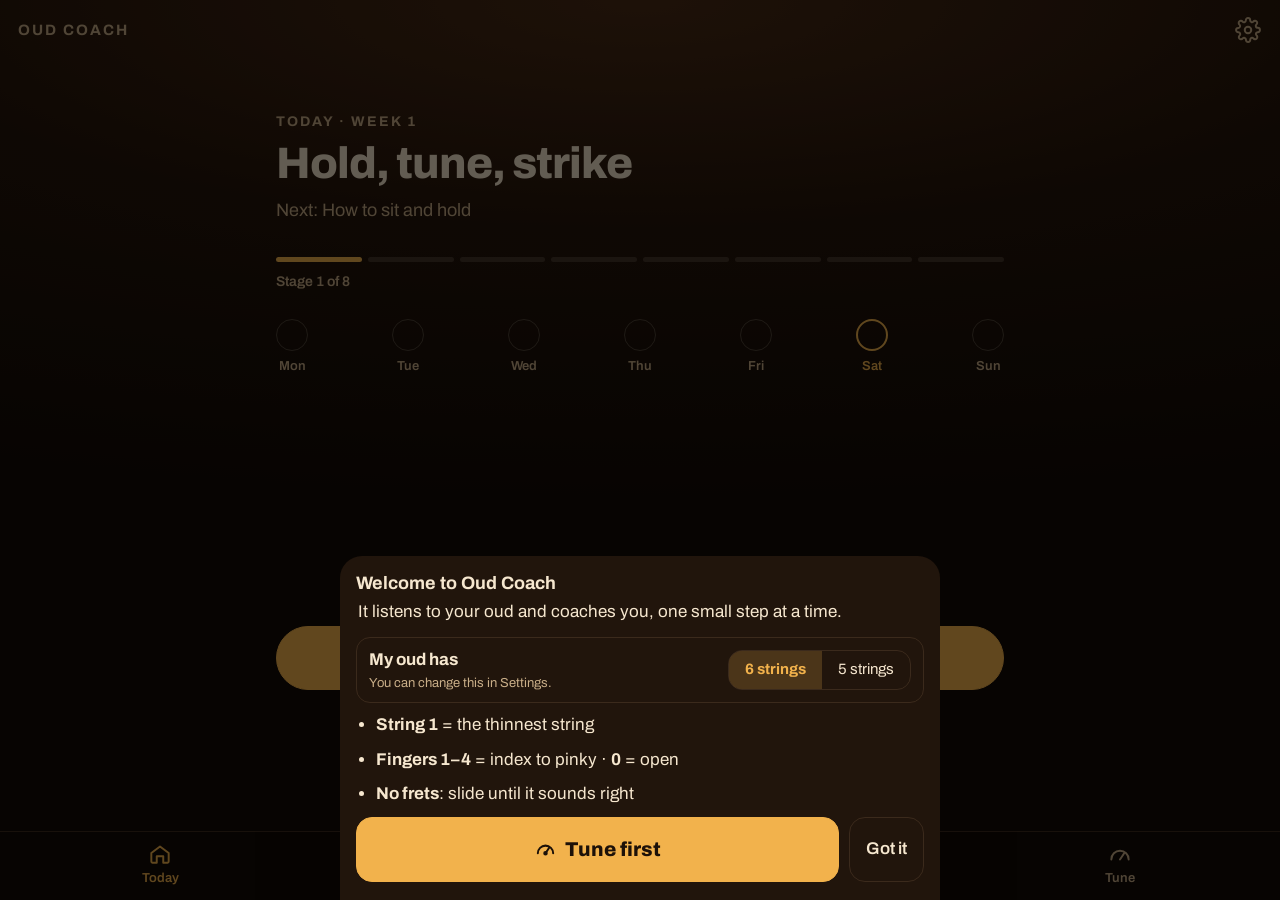
<file: index.html>
<!doctype html>
<html lang="en">
<head>
<meta charset="utf-8">
<meta name="viewport" content="width=device-width,initial-scale=1,viewport-fit=cover">
<meta name="theme-color" content="#120a05">
<meta name="apple-mobile-web-app-capable" content="yes">
<meta name="apple-mobile-web-app-title" content="Oud Coach">
<title>Oud Coach</title>
<link rel="manifest" href="manifest.webmanifest">
<link rel="icon" href="icon.svg" type="image/svg+xml">
<link rel="apple-touch-icon" href="icon-180.png">
<link rel="preconnect" href="https://fonts.googleapis.com">
<link rel="preconnect" href="https://fonts.gstatic.com" crossorigin>
<link href="https://fonts.googleapis.com/css2?family=Archivo:wght@500;600;700;800&family=Amiri:wght@700&family=Noto+Naskh+Arabic:wght@500;700&display=swap" rel="stylesheet">
<link rel="stylesheet" href="style.css">
<link rel="stylesheet" href="tuner.css">
</head>
<body>
<div id="flash" class="flash" aria-hidden="true"></div>

<!-- HOME (Today): one step, one Continue. Design "D", owner 2026-11-27 (docs/memory/quality.md) -->
<section id="home" class="screen tabbed">
  <header class="bar bar-quiet"><div class="brand">Oud Coach</div>
    <button class="icon-btn" id="goSettingsTop" type="button" aria-label="Settings"><svg class="gear" viewBox="0 0 24 24" aria-hidden="true"><circle cx="12" cy="12" r="3"/><path d="M19.4 15a1.7 1.7 0 0 0 .3 1.8l.1.1a2 2 0 1 1-2.8 2.8l-.1-.1a1.7 1.7 0 0 0-1.8-.3 1.7 1.7 0 0 0-1 1.5V21a2 2 0 1 1-4 0v-.1a1.7 1.7 0 0 0-1.1-1.5 1.7 1.7 0 0 0-1.8.3l-.1.1a2 2 0 1 1-2.8-2.8l.1-.1a1.7 1.7 0 0 0 .3-1.8 1.7 1.7 0 0 0-1.5-1H3a2 2 0 1 1 0-4h.1a1.7 1.7 0 0 0 1.5-1.1 1.7 1.7 0 0 0-.3-1.8l-.1-.1a2 2 0 1 1 2.8-2.8l.1.1a1.7 1.7 0 0 0 1.8.3H9a1.7 1.7 0 0 0 1-1.5V3a2 2 0 1 1 4 0v.1a1.7 1.7 0 0 0 1 1.5 1.7 1.7 0 0 0 1.8-.3l.1-.1a2 2 0 1 1 2.8 2.8l-.1.1a1.7 1.7 0 0 0-.3 1.8V9a1.7 1.7 0 0 0 1.5 1H21a2 2 0 1 1 0 4h-.1a1.7 1.7 0 0 0-1.5 1z"/></svg></button></header>
  <div class="wrap home-wrap">
    <div id="homeHero" class="hero"></div>
    <div id="homeWeek" class="week" aria-label="This week"></div>
    <button class="btn primary huge home-go" id="goPath" type="button">Continue ›</button>
  </div>
</section>

<!-- SONGS tab -->
<section id="songsView" class="screen tabbed" hidden>
  <header class="bar bar-quiet"><div class="brand">Songs</div><span class="icon-btn"></span></header>
  <div class="wrap"><div id="homeSongs"></div>
    <div class="label" hidden>Songs waiting for a recording</div><div id="wantedList" hidden></div></div>
</section>

<!-- PRACTICE tab: daily practice, both hands, scales, drills, takes -->
<section id="practiceView" class="screen tabbed" hidden>
  <header class="bar bar-quiet"><div class="brand">Practice</div><span class="icon-btn"></span></header>
  <div class="wrap">
    <button class="daily-card" id="goDaily" type="button"></button>
    <div class="rows">
      <button class="row-btn" id="goEcho" type="button"><svg class="ico" viewBox="0 0 24 24" aria-hidden="true"><path d="M4 12a8 8 0 0 1 8-8M7.5 12a4.5 4.5 0 0 1 4.5-4.5"/><path d="M20 12a8 8 0 0 1-8 8M16.5 12a4.5 4.5 0 0 1-4.5 4.5"/><circle cx="12" cy="12" r="1.4" fill="currentColor"/></svg><span><b>Call and response</b><small>Hear a phrase, play it back by ear</small></span><i>›</i></button>
      <button class="row-btn" id="goHard" type="button"><svg class="ico" viewBox="0 0 24 24" aria-hidden="true"><circle cx="12" cy="12" r="8"/><circle cx="12" cy="12" r="4"/><circle cx="12" cy="12" r="1.2" fill="currentColor"/></svg><span><b>Your hard notes</b><small id="hardLabel">Play a few lines first</small></span><i>›</i></button>
      <button class="row-btn" id="goWrite" type="button"><svg class="ico" viewBox="0 0 24 24" aria-hidden="true"><path d="M4 20h4L19 9l-4-4L4 16v4z"/><path d="M13.5 6.5l4 4"/></svg><span><b>Write what I play</b><small>Play freely, the notes are written down</small></span><i>›</i></button>
      <button class="row-btn" id="goTone" type="button"><svg class="ico" viewBox="0 0 24 24" aria-hidden="true"><path d="M3 12h3l2-5 3 10 3-8 2 3h5"/></svg><span><b>Clean tone check</b><small>Clean, buzzing or muted, and why</small></span><i>›</i></button>
      <button class="row-btn" id="goRisha" type="button"><svg class="ico" viewBox="0 0 24 24" aria-hidden="true"><path d="M12 3c4.2 0 7.5 2.3 7.5 5.8 0 4.6-4.3 9-7.5 12.2C8.8 17.8 4.5 13.4 4.5 8.8 4.5 5.3 7.8 3 12 3z"/></svg><span><b>Right hand</b><small>Risha: strokes, strings, rhythms</small></span><i>›</i></button>
      <button class="row-btn" id="goWarm" type="button"><svg class="ico" viewBox="0 0 24 24" aria-hidden="true"><path d="M6 3v18M10 3v18M14 3v18M18 3v18"/><circle cx="10" cy="8" r="2.1" fill="currentColor"/><circle cx="14" cy="13" r="2.1" fill="currentColor"/><circle cx="18" cy="18" r="2.1" fill="currentColor"/></svg><span><b>Left hand</b><small>Finger warm-ups</small></span><i>›</i></button>
      <button class="row-btn" id="goMaqam" type="button"><svg class="ico" viewBox="0 0 24 24" aria-hidden="true"><path d="M4 19v-3M8 19v-6M12 19v-9M16 19V7M20 19V5"/></svg><span><b>The 8 maqamat</b><small>Scales, one at a time</small></span><i>›</i></button>
      <button class="row-btn" id="goDrills" type="button"><svg class="ico" viewBox="0 0 24 24" aria-hidden="true"><path d="M12 6c-2-1.3-4.5-1.8-8-1.8v13.5c3.5 0 6 .5 8 1.8 2-1.3 4.5-1.8 8-1.8V4.2c-3.5 0-6 .5-8 1.8zM12 6v13.5"/></svg><span><b>Drills from oud books</b><small>Open strings, fingers, tremolo, little finger</small></span><i>›</i></button>
      <details class="more-rows" id="moreRows"><summary>More <small>Taqsim playground · Tremolo meter</small></summary>
        <button class="row-btn" id="goTaqsim" type="button"><svg class="ico" viewBox="0 0 24 24" aria-hidden="true"><path d="M3 15c2-4 4-4 6 0s4 4 6 0 4-4 6 0"/><path d="M3 9c2-3 4-3 6 0"/></svg><span><b>Taqsim playground</b><small>Improvise in a maqam over a drone</small></span><i>›</i></button>
        <button class="row-btn" id="goTremolo" type="button"><svg class="ico" viewBox="0 0 24 24" aria-hidden="true"><path d="M4 12h2l2-6 3 12 3-12 3 12 2-6h1"/></svg><span><b>Tremolo meter</b><small>Picks per second, and how even</small></span><i>›</i></button>
      </details>
      <button class="row-btn" id="goTakes" type="button"><svg class="ico" viewBox="0 0 24 24" aria-hidden="true"><path d="M4 10v4M8 7v10M12 4v16M16 8v8M20 11v2"/></svg><span><b>My takes</b><small>Hear them, send them to Claude</small></span><i>›</i></button>
      <button class="row-btn" id="goSettings" type="button"><svg class="ico" viewBox="0 0 24 24" aria-hidden="true"><path d="M4 7h10M18 7h2M4 17h2M10 17h10"/><circle cx="16" cy="7" r="2"/><circle cx="8" cy="17" r="2"/></svg><span><b>Settings</b><small>Your oud: 5 or 6 strings</small></span><i>›</i></button>
    </div>
    <button id="goTuner" type="button" hidden></button>
  </div>
</section>

<!-- CALL AND RESPONSE (js/coach.js): hear a phrase, play it back by ear, live feedback -->
<section id="echoView" class="screen" hidden>
  <header class="bar"><button class="icon-btn" data-back type="button" aria-label="Back">‹</button>
    <div class="bar-title">Call and response</div><span class="icon-btn"></span></header>
  <div class="wrap ec-wrap">
    <div class="ec-top"><span id="ecSong"></span><span id="ecCount"></span></div>
    <div class="ec-state" id="ecState"></div>
    <div class="ec-beads" id="ecBeads" aria-label="The phrase"></div>
    <div class="ec-msg" id="ecMsg" aria-live="polite"></div>
    <div class="neck ec-neck" id="ecNeck" hidden></div>
    <p class="ec-help">The app plays a short phrase. Listen, then play it back on your oud by ear. It tells you when you are close.</p>
    <div class="toggles"><button class="loop-btn" id="ecDrone" type="button">Drone: off</button></div>
    <div class="actions"><button class="btn primary huge" id="ecGo" type="button">Start</button>
      <button class="btn second" id="ecAgain" type="button">↻ Again</button><button class="btn second" id="ecSkip" type="button">Skip ›</button></div>
  </div>
</section>

<!-- TAQSIM PLAYGROUND (js/coach.js): improvise in a maqam over a drone -->
<section id="taqsimView" class="screen" hidden>
  <header class="bar"><button class="icon-btn" data-back type="button" aria-label="Back">‹</button>
    <div class="bar-title">Taqsim playground</div><span class="icon-btn"></span></header>
  <div class="wrap ec-wrap">
    <p class="ec-help">Improvise freely. Notes inside the maqam light green; let your phrase rest on the home note (gold).</p>
    <div class="vchips wrap" id="tqMaqams"></div>
    <div class="neck tq-neck" id="tqNeck"></div>
    <div class="ec-msg" id="tqMsg" aria-live="polite"></div>
    <div class="ec-beads" id="tqTrail"></div>
    <div class="tq-stats" id="tqStats"></div>
    <div class="toggles"><button class="loop-btn" id="tqDrone" type="button">Drone: on</button></div>
    <div class="actions"><button class="btn primary huge" id="tqGo" type="button">Start</button></div>
  </div>
</section>

<!-- TREMOLO METER (js/coach.js): picks per second and evenness -->
<section id="tremoloView" class="screen" hidden>
  <header class="bar"><button class="icon-btn" data-back type="button" aria-label="Back">‹</button>
    <div class="bar-title">Tremolo meter</div><span class="icon-btn"></span></header>
  <div class="wrap ec-wrap">
    <p class="ec-help">Pick one string fast, down and up (صد رد), as evenly as you can.</p>
    <div class="tr-big"><span id="trRate">—</span><small>picks a second</small></div>
    <div class="tr-pulse" id="trPulse" aria-hidden="true"></div>
    <div class="tr-even" aria-hidden="true"><i id="trEven"></i></div>
    <div class="tr-even-txt" id="trEvenTxt"></div>
    <div class="ec-msg" id="trTip" aria-live="polite"></div>
    <div class="label">Goal</div><div class="vchips wrap" id="trGoals"></div>
    <div class="tr-best" id="trBest"></div>
    <div class="actions"><button class="btn primary huge" id="trGo" type="button">Start</button></div>
  </div>
</section>

<!-- CLEAN TONE CHECK (js/coach.js): pick one note, let it ring; clean, buzzing, muted or wobbly, with one tip -->
<section id="toneView" class="screen" hidden>
  <header class="bar"><button class="icon-btn" data-back type="button" aria-label="Back">‹</button>
    <div class="bar-title">Clean tone check</div><span class="icon-btn"></span></header>
  <div class="wrap ec-wrap">
    <div class="to-verdict" id="toVerdict">—</div>
    <div class="to-note" id="toNote"></div>
    <div class="neck wr-neck" id="toNeck"></div>
    <div class="to-meters">
      <span>Clear</span><div class="tr-even"><i id="toClear"></i></div>
      <span>Steady</span><div class="tr-even"><i id="toSteady"></i></div>
      <span>Rings</span><div class="tr-even"><i id="toRing"></i></div>
    </div>
    <div class="ec-msg close" id="toTip" aria-live="polite"></div>
    <p class="ec-help" id="toMsg">Tap Start, pick one note and let it ring.</p>
    <div class="ec-beads" id="toHist"></div>
    <div class="actions"><button class="btn primary huge" id="toGo" type="button">Start</button></div>
  </div>
</section>

<!-- WRITE WHAT I PLAY (js/coach.js): play freely, the notes are written down; play back, copy, save as an exercise -->
<section id="writeView" class="screen" hidden>
  <header class="bar"><button class="icon-btn" data-back type="button" aria-label="Back">‹</button>
    <div class="bar-title">Write what I play</div><span class="icon-btn"></span></header>
  <div class="wrap ec-wrap">
    <div class="neck wr-neck" id="wrNeck"></div>
    <div class="ec-msg" id="wrMsg" aria-live="polite"></div>
    <div class="wr-row" id="wrRow" aria-label="The notes you played"></div>
    <div class="actions"><button class="btn primary huge" id="wrGo" type="button">Start</button></div>
    <div class="wr-tools">
      <button class="btn second" id="wrPlay" type="button">▶ Play</button>
      <button class="btn second" id="wrSave" type="button">Save</button>
      <button class="btn second" id="wrCopy" type="button">Copy</button>
    </div>
    <div class="label" id="wrSavedLbl" hidden>My phrases</div>
    <div id="wrSaved"></div>
  </div>
</section>

<!-- bottom bar on the four main screens: icon AND label (owner: the plain words were confusing) -->
<nav id="tabbar" class="tabbar" hidden>
  <button type="button" data-tab="home"><svg viewBox="0 0 24 24" aria-hidden="true"><path d="M4 11l8-6 8 6v8a1 1 0 0 1-1 1h-4v-6H9v6H5a1 1 0 0 1-1-1z"/></svg>Today</button>
  <button type="button" data-tab="songs"><svg viewBox="0 0 24 24" aria-hidden="true"><path d="M9 18V6l11-2v12"/><circle cx="6.5" cy="18" r="2.5"/><circle cx="17.5" cy="16" r="2.5"/></svg>Songs</button>
  <button type="button" data-tab="practice"><svg viewBox="0 0 24 24" aria-hidden="true"><path d="M12 3c4.2 0 7.5 2.3 7.5 5.8 0 4.6-4.3 9-7.5 12.2C8.8 17.8 4.5 13.4 4.5 8.8 4.5 5.3 7.8 3 12 3z"/></svg>Practice</button>
  <button type="button" data-tab="tuner"><svg viewBox="0 0 24 24" aria-hidden="true"><path d="M4 17a8 8 0 0 1 16 0"/><path d="M12 17l4-6"/></svg>Tune</button>
</nav>

<!-- SONG: the path through its lines -->
<section id="songView" class="screen" hidden>
  <header class="bar"><button class="icon-btn" data-back type="button" aria-label="Back">‹</button>
    <div class="bar-title" id="svTitle"></div>
    <button class="icon-btn" data-gear type="button" aria-label="Settings">⚙︎</button></header>
  <div class="wrap">
    <p class="sub" id="svSub"></p>
    <div class="maqam-card" id="maqamCard"></div>
    <button class="row-btn ec-entry" id="svWatch" type="button" hidden><svg class="ico" viewBox="0 0 24 24" aria-hidden="true"><rect x="3" y="5" width="18" height="14" rx="3"/><polygon points="10,9 16,12 10,15" fill="currentColor" stroke="none"/></svg><span><b>Watch real player</b><small id="svWatchSub">Live notes &amp; fingers on top in exact time</small></span><i>›</i></button>
    <button class="row-btn ec-entry" id="svEcho" type="button"><svg class="ico" viewBox="0 0 24 24" aria-hidden="true"><path d="M4 12a8 8 0 0 1 8-8M7.5 12a4.5 4.5 0 0 1 4.5-4.5"/><path d="M20 12a8 8 0 0 1-8 8M16.5 12a4.5 4.5 0 0 1-4.5 4.5"/><circle cx="12" cy="12" r="1.4" fill="currentColor"/></svg><span><b>Learn it by ear</b><small>Call and response: hear a phrase, play it back</small></span><i>›</i></button>
    <div class="label" id="verLabel">Version</div>
    <div class="vchips" id="verChips"></div>
    <p class="v-about" id="verAbout" hidden></p>
    <div class="seg full" id="passSeg"></div>
    <div id="path"></div>
  </div>
</section>

<!-- LESSON: one line, three steps -->
<section id="lesson" class="screen" hidden>
  <header class="bar"><button class="icon-btn" data-back type="button" aria-label="Back">‹</button>
    <div class="bar-title" id="lsTitle"></div>
    <button class="icon-btn" data-gear type="button" aria-label="Settings">⚙︎</button></header>
  <div class="wrap lesson-wrap">
    <div class="steps" id="steps" role="tablist">
      <button data-step="listen" type="button"><i>1</i>Listen</button>
      <button data-step="slow" type="button"><i>2</i>Slowly</button>
      <button data-step="time" type="button"><i>3</i>In time</button>
    </div>
    <p class="step-hint" id="stepHint"></p>
    <div class="real-stage" id="realStage" hidden>
      <video id="realVideo" playsinline webkit-playsinline preload="auto"></video>
      <div class="real-hud" id="realHud">
        <div class="real-note" id="realNote"></div>
        <div class="real-next" id="realNext"></div>
      </div>
    </div>
    <div class="lane" id="lane" hidden><div class="hit"></div><div class="count-in" id="countIn"></div></div>
    <div class="big" id="big">
      <div class="mic" id="mic" hidden>
        <span class="mic-dot"></span><div class="lvl"><i id="lvl"></i></div>
        <span class="hear">I hear <b id="hear">—</b></span>
      </div>
      <div class="msg" id="msg" aria-live="polite"></div>
      <div class="big-note" id="bigNote">—</div>
      <div class="mark" id="mark" aria-hidden="true"></div>
      <div class="big-where" id="bigWhere"></div>
      <div class="neck" id="neck"></div>
      <div class="big-next" id="bigNext"></div>
    </div>
    <div class="strip" id="strip"></div>
    <div class="seg speeds" id="speedSeg"></div>
    <div class="toggles"><button class="loop-btn" id="realBtn" type="button" hidden>Real player</button>
      <button class="loop-btn" id="loopBtn" type="button" aria-pressed="false" hidden>↻ Loop off</button>
      <button class="loop-btn" id="earBtn" type="button" aria-pressed="false" hidden>By ear: off</button>
      <button class="loop-btn" id="sayBtn" type="button" aria-pressed="false" hidden>Say notes: off</button>
      <button class="loop-btn" id="droneBtn" type="button" aria-pressed="false" hidden>Drone: off</button></div>
    <div class="result" id="result" hidden></div>
    <div class="actions" id="actions"></div>
  </div>
</section>

<!-- DAILY PRACTICE -->
<section id="dailyView" class="screen" hidden>
  <header class="bar"><button class="icon-btn" data-back type="button" aria-label="Back">‹</button>
    <div class="bar-title">Daily practice</div><span class="icon-btn"></span></header>
  <div class="wrap">
    <p class="sub" id="dailySub"></p>
    <div id="dailyList"></div>
    <p class="hint muted">About 10 minutes. Do them in order; a ✓ appears when one is done today.</p>
  </div>
</section>

<!-- SETTINGS for the whole app: the oud, practice options, help, version -->
<section id="settingsView" class="screen" hidden>
  <header class="bar"><button class="icon-btn" data-back type="button" aria-label="Back">‹</button>
    <div class="bar-title">Settings</div><span class="icon-btn"></span></header>
  <div class="wrap">
    <div class="label">Your oud</div>
    <div class="set-box">
      <div class="set-row"><span><b>Strings</b><small>Courses on your oud. A 5-string oud has no string 6.</small></span>
        <div class="seg" id="setCourses"><button data-c="6" type="button">6</button><button data-c="5" type="button">5</button></div></div>
      <div class="set-presets" id="s6PresetsRow">
        <span><b>6-string tuning preset</b><small>Strings 6 &amp; 5 (below لا · ري · صول · دو) — never merged</small></span>
        <div class="preset-chips" id="s6Presets"></div>
      </div>
      <label class="set-row"><span><b>String 5 is tuned to</b><small id="s5Hint">The tuner and the exercises follow this.</small></span><select id="s5"></select></label>
      <label class="set-row" id="s6Row"><span><b>String 6 is tuned to</b><small>Always lower than String 5 so they never merge.</small></span><select id="s6"></select></label>
      <button class="btn wide ghost-b" id="setRecordOud" type="button">Record my oud (real sound)</button>
    </div>
    <div class="label">Practice</div>
    <div class="set-box">
      <label class="pill-row"><input type="checkbox" id="setRepeat">
        <span><b>Repeat until right</b><small>A take that isn't right yet starts again by itself. In the risha trainer, a good run starts the next one 5 BPM faster.</small></span></label>
      <label class="pill-row"><input type="checkbox" id="setMain">
        <span><b>Main notes only</b><small>Songs without the quick decorations. Repeated picks stay: they are the rhythm.</small></span></label>
      <label class="pill-row"><input type="checkbox" id="setClick">
        <span><b>Metronome click while playing</b><small>Risha trainer. Off: only the 4 count-in clicks.</small></span></label>
    </div>
    <div class="label">Help</div>
    <div class="set-box">
      <button class="btn wide ghost-b" id="setIntro" type="button">How to read the notes</button>
      <button class="btn wide ghost-b" id="setHowto" type="button">How-to guides: holding, risha, tremolo, oud care…</button>
      <button class="btn wide ghost-b" id="setPath" type="button">Your path: see all stages</button>
    </div>
    <p class="hint muted" id="setVersion"></p>
  </div>
</section>

<!-- YOUR PATH: what to practise now and when to move on (js/path.js) -->
<section id="pathView" class="screen" hidden>
  <header class="bar"><button class="icon-btn" data-back type="button" aria-label="Back">‹</button>
    <div class="bar-title">Your path</div><span class="icon-btn"></span></header>
  <div class="wrap">
    <div class="path-dots" id="pathDots"></div>
    <div id="pathBody"></div>
    <p class="hint muted">The order follows Arabic oud courses (YouTube series, Gulf and Jordanian courses, a conservatory method). Speeds and times are a guide, not a rule.</p>
  </div>
</section>

<!-- RIGHT HAND: risha patterns with a metronome; the mic judges each stroke -->
<section id="paceView" class="screen" hidden>
  <header class="bar"><button class="icon-btn" data-back type="button" aria-label="Back">‹</button>
    <div class="bar-title">Right hand · risha</div><span class="icon-btn"></span></header>
  <div class="wrap lesson-wrap">
    <button class="pace-pick" id="pacePick" type="button"><span><small>Exercise</small><b id="pacePickName"></b><small id="pacePickAbout"></small></span><i>Change ▾</i></button>
    <button class="link howto-link" id="paceHowto" type="button">How to play this ›</button>
    <div class="pats" id="pacePats" hidden>
      <div class="label">Across the strings</div>
      <div class="seg"><button data-pat="walk1" type="button">↓ <span class="ar">صد</span> every string</button><button data-pat="walk2" type="button">↓↑ <span class="ar">صد رد</span> every string</button></div>
      <div class="label">Steady</div>
      <div class="seg"><button data-pat="s1" type="button">1 per beat</button><button data-pat="s2" type="button">↓↑ 2</button><button data-pat="s4" type="button">↓↑↓↑ 4</button></div>
      <div class="label">Rhythms</div>
      <div class="seg"><button data-pat="arabi" type="button"><span class="ar">إيقاع عربي</span> · 4</button><button data-pat="maqsum" type="button"><span class="ar">مقسوم</span> · 5</button><button data-pat="rumba" type="button"><span class="ar">رومبا</span> · 8</button></div>
      <div class="label">More rhythms</div>
      <div class="seg"><button data-pat="baladi" type="button"><span class="ar">بلدي</span></button><button data-pat="saidi" type="button"><span class="ar">سعيدي</span></button><button data-pat="malfuf" type="button"><span class="ar">ملفوف</span></button><button data-pat="khaliji" type="button"><span class="ar">خليجي</span></button></div>
    </div>
    <div class="steps" id="paceModes" role="tablist">
      <button data-mode="watch" type="button"><i>1</i>Watch</button>
      <button data-mode="step" type="button"><i>2</i>Slowly</button>
      <button data-mode="time" type="button"><i>3</i>In time</button>
    </div>
    <p class="step-hint" id="paceHint"></p>
    <div class="pace-big">
      <div class="pace-boxes" id="pacePattern"></div>
      <div class="pace-order" id="paceOrder" dir="ltr"></div>
      <div class="pace-note" id="paceNote"></div>
      <div class="pace-top"><div class="pace-dot" id="paceDot"></div><div class="pace-count" id="paceCount"></div></div>
      <div class="pace-lane" id="paceLane"><span class="pl-mid"></span><span class="pl-l">early</span><span class="pl-r">late</span></div>
      <div class="msg" id="paceMsg"></div>
    </div>
    <div class="result" id="paceResult" hidden></div>
    <div class="pace-row" id="paceSpeedRow"><span class="seg-label">Speed</span>
      <button class="btn second" id="paceMinus" type="button">−5</button>
      <b class="pace-bpm"><span id="paceBpm">60</span> BPM</b>
      <button class="btn second" id="pacePlus" type="button">+5</button></div>
    <label class="pill-row"><input type="checkbox" id="paceScale">
      <span><b>On the Bayati scale</b><small>One scale note per cycle (ري up to ري and back). قرار stays on your low string.</small></span></label>
    <button class="link oud-link" data-oud type="button"></button>
    <label class="pill-row" id="paceClickRow" style="margin-top:8px"><input type="checkbox" id="paceClick">
      <span><b>Click while playing</b><small>Off: only the 4 count-in clicks.</small></span></label>
    <div class="actions"><button class="btn primary huge" id="paceGo" type="button">🎤 Start</button></div>
  </div>
</section>

<!-- TUNER -->
<section id="tunerView" class="screen tabbed" hidden>
  <header class="bar"><button class="icon-btn" data-back type="button" aria-label="Back">‹</button>
    <div class="bar-title">Tune your oud</div><span class="icon-btn"></span></header>
  <div class="wrap tu-wrap">
    <div class="card tuner" id="tuCard" data-state="off">
      <div class="tu-top"><span class="tu-ref">A4 = 440 Hz</span><span class="tu-level" aria-hidden="true"><i id="tuLevel"></i></span><span class="tu-mode" id="tuMode">Auto</span></div>
      <div class="tu-string"><span id="tuString">&nbsp;</span><span class="tu-latin" id="tuLatin"></span></div>
      <div class="tu-gauge">
        <svg id="tuGauge" viewBox="0 0 300 160" aria-hidden="true"></svg>
        <div class="tu-center"><div class="tu-note ar" id="tuNote">—</div></div>
      </div>
      <div class="tu-cents" id="tuCents" aria-live="off"></div>
      <div class="tu-hint" id="tuHint">Tap Start, then play one open string</div>
    </div>
    <ul class="tu-strings" id="tuStrings" aria-label="Strings. Tap one to tune only that string."></ul>
    <p class="tu-tip">Tap a string to tune only that one. Tap it again for Auto.</p>
    <button class="link oud-link" data-oud type="button"></button>
    <div class="actions"><button class="btn primary huge" id="tuStart" type="button">🎤 Start tuner</button></div>
  </div>
</section>

<!-- RECORD MY OUD: guided sample recorder (docs/memory/oud-sound.md) -->
<section id="recordOudView" class="screen" hidden>
  <header class="bar"><button class="icon-btn" data-back type="button" aria-label="Back">‹</button>
    <div class="bar-title">Record my oud</div><span class="icon-btn"></span></header>
  <div class="wrap ro-wrap">
    <!-- Phase 0: Setup & Tune check -->
    <div id="roPhaseTune">
      <div class="ro-oud-pick">
        <div class="ro-mode-row" style="margin:0 0 8px">
          <span><b>My oud has</b><small class="muted" style="display:block;font-size:12.5px">Tap 5 strings if your oud has 5 courses</small></span>
          <div class="seg" id="roCoursesSeg">
            <button data-c="5" type="button">5 strings</button>
            <button data-c="6" type="button">6 strings</button>
          </div>
        </div>
        <ol class="ro-steps">
          <li><b>Check tuning:</b> tap Check tuning and pluck each open string until green.</li>
          <li><b>Play each note:</b> follow the finger number &amp; stroke (↓ down, ↑ up), let ring 3 s, no talking needed.</li>
          <li><b>Send file:</b> tap Export .zip at the end and share it!</li>
        </ol>
      </div>
      <p class="ro-lead">Quiet room · phone 20–30 cm in front of your oud, facing the strings (see "Before you record" below).</p>
      <div class="ro-fa" id="roFaCheck"></div>
      <div class="ro-card" id="roTuneCard" data-state="idle">
        <div class="ro-top"><span>Step 1 · Check tuning</span><span class="tu-level" aria-hidden="true"><i id="roTuneLvl"></i></span></div>
        <div class="ro-tune-note" id="roTuneNote">—</div>
        <div class="ro-tune-cents" id="roTuneCents"></div>
        <div class="ro-msg" id="roTuneHint">Tap Check tuning, then pluck each open string</div>
      </div>
      <div class="ro-grid" id="roTuneList"></div>
      <div class="ro-mode-row">
        <span class="seg-label">Session</span>
        <div class="seg" id="roModeSeg">
          <button data-m="full" type="button">Full oud</button>
          <button data-m="quick" type="button">Quick test (S3)</button>
          <button data-m="needed" type="button">Only what we need</button>
        </div>
        <p class="ro-mode-hint muted small" id="roModeHint"></p>
        <div class="ro-need" id="roNeed" hidden></div>
        <details class="ro-howto" id="roHowTo" open>
          <summary>Before you record: room, phone, oud</summary>
          <ol>
            <li><b>Quiet room.</b> Fan, air conditioner, TV and music off; windows closed; nobody talking.</li>
            <li><b>Phone in front of you</b>, not at your side or on your lap: about <b>20–30 cm</b> (a hand span and a bit) from the
              oud, at the height of the sound hole.</li>
            <li><b>Bottom edge of the phone</b> (where the microphone is) <b>pointing at the strings between the sound hole and
              the bridge</b>. Lean it on something still; do not hold it.</li>
            <li><b>No rustle:</b> short or tight sleeves, no watch or bracelet, keep your arm and body still while a note rings.</li>
            <li><b>Tune first</b> with "Check tuning" until every string is green.</li>
            <li><b>Each take:</b> pick once, firmly, let it ring and keep your hands off the string until the page says Saved.</li>
            <li><b>Test phrases (the last 5):</b> play exactly what the screen says, at your own normal speed. A mistake is
              fine: tap Redo and play it again.</li>
            <li><b>At the end:</b> "Export .zip" and send the file to Claude in the chat.</li>
          </ol>
        </details>
      </div>
      <div class="ro-actions">
        <button class="btn second huge" id="roTuneStart" type="button">🎤 Check tuning</button>
        <button class="btn primary huge" id="roGoRecord" type="button">Start recording ›</button>
      </div>
    </div>

    <!-- Phase 1: Guided recording -->
    <div id="roPhaseRecord" hidden>
      <div class="ro-prog">
        <div class="ro-prog-bar"><i id="roProgFill"></i></div>
        <small id="roProgTxt"></small>
      </div>
      <div class="ro-card" id="roCard" data-state="idle">
        <div class="ro-top"><span id="roWhere"></span><span class="tu-level" aria-hidden="true"><i id="roLvl"></i></span></div>
        <div class="ro-note ar" id="roNote">—</div>
        <div class="ro-stroke" id="roStroke"></div>
        <div class="ro-neck" id="roNeck"></div>
        <div class="ro-msg" id="roMsg" aria-live="polite"></div>
      </div>
      <div class="ro-actions">
        <button class="btn primary huge" id="roStart" type="button">🎤 Start listening</button>
      </div>
      <div class="ro-tools">
        <button class="btn second" id="roHear" type="button">▶ Hear</button>
        <button class="btn second" id="roRedo" type="button">↺ Redo</button>
        <button class="btn second" id="roPlayLast" type="button">🔊 Last</button>
        <button class="btn second" id="roSkip" type="button">Skip ›</button>
      </div>
      <button class="btn primary wide" id="roExportMid" type="button" hidden style="margin-top:10px">📦 Export .zip</button>
      <button class="link ro-back-tune" id="roBackTune" type="button">‹ Back to tune check</button>
    </div>

    <!-- Phase 2: Done / Export / Run 2 -->
    <div id="roPhaseDone" hidden>
      <div class="ro-card" data-state="ok">
        <div class="ro-done" id="roDoneStats"></div>
      </div>
      <div class="ro-actions">
        <button class="btn primary huge" id="roExportDone" type="button">📦 Export .zip</button>
        <button class="btn second huge" id="roNextRun" type="button">🔁 Start Run 2</button>
        <button class="link ro-back-tune" id="roDoneTune" type="button">‹ Back to tune check</button>
      </div>
    </div>
  </div>
</section>

<!-- settings for the open song -->
<div id="settings" class="sheet" hidden>
  <div class="sheet-box" role="dialog" aria-label="Settings">
    <div class="sheet-head"><b>Settings</b><button class="btn ghost" data-close type="button">Done</button></div>
    <div class="sheet-scroll">
      <label class="pill-row"><input type="checkbox" id="mainOnly">
        <span><b>Main notes only</b><small>Leave out the quick decorations. Repeated picks stay: they are the rhythm.</small></span></label>
      <label class="pill-row" style="margin-top:8px"><input type="checkbox" id="repeatOn">
        <span><b>Repeat until right</b><small>A take that isn't right yet starts again by itself after a short countdown.</small></span></label>
      <button class="btn wide ghost-b" id="introAgain" type="button">How to read the notes</button>
      <div class="label">Real recording</div>
      <div id="recBox"></div>
      <div class="label">Version</div>
      <div id="versionList"></div>
    </div>
  </div>
</div>
<div id="intro" class="sheet" hidden>
  <div class="sheet-box" role="dialog" aria-label="Before you start">
    <div class="sheet-head"><b>Welcome to Oud Coach</b></div>
    <p class="intro-lead">It listens to your oud and coaches you, one small step at a time.</p>
    <div class="set-row intro-oud"><span><b>My oud has</b><small>You can change this in Settings.</small></span>
      <div class="seg" id="introCourses"><button data-c="6" type="button">6 strings</button><button data-c="5" type="button">5 strings</button></div></div>
    <ul class="intro">
      <li><b>String 1</b> = the thinnest string</li>
      <li><b>Fingers 1–4</b> = index to pinky · <b>0</b> = open</li>
      <li><b>No frets</b>: slide until it sounds right</li>
    </ul>
    <div class="intro-acts">
      <button class="btn primary huge" id="introTune" type="button">🎚️ Tune first</button>
      <button class="btn second" id="introOk" type="button">Got it</button>
    </div>
  </div>
</div>
<input type="file" id="realFile" accept="video/*,audio/*,.mp4,.m4a,.mov" hidden>

<!-- Replay my take (design D step 4): each note of the take on the neck, with the recording -->
<div id="replaySheet" class="sheet" hidden>
  <div class="sheet-box replay" role="dialog" aria-label="Replay my take">
    <div class="sheet-head"><b>Replay my take</b><button class="btn ghost" data-close type="button">Done</button></div>
    <div class="rp-note ar" id="rpNote"></div>
    <div class="rp-where" id="rpWhere"></div>
    <div class="neck rp-neck" id="rpNeck"></div>
    <div class="rp-tip" id="rpTip"></div>
    <div class="rp-row" id="rpRow"></div>
    <div class="rp-ctl"><button class="btn second" id="rpPrev" type="button" aria-label="Previous note">‹</button>
      <button class="btn primary" id="rpPlay" type="button">▶ Play my take</button>
      <button class="btn second" id="rpNext" type="button" aria-label="Next note">›</button></div>
  </div>
</div>

<!-- saved takes -->
<div id="takesSheet" class="sheet" hidden>
  <div class="sheet-box" role="dialog" aria-label="My takes">
    <div class="sheet-head"><b>My takes</b><button class="btn ghost" data-close type="button">Done</button></div>
    <div class="sheet-scroll">
      <div class="label">Notes to work on</div>
      <div id="weak" class="weak"></div>
      <div class="label">Takes on this phone</div>
      <button class="btn primary wide" id="sendAll" type="button" hidden>↗ Send today's takes to Claude (one file)</button>
      <button class="btn second wide" id="sendEvery" type="button" hidden style="margin-top:6px">↗ Send all takes (one file)</button>
      <ul id="history" class="history"></ul>
      <button class="btn ghost" id="clearHist" type="button">Delete all takes</button>
    </div>
  </div>
</div>
<!-- how-to guides (js/howto.js): steps, check yourself, common mistakes, sources -->
<div id="howtoSheet" class="sheet" hidden>
  <div class="sheet-box" role="dialog" aria-label="How to">
    <div class="sheet-head"><b id="howtoTitle">How to</b><button class="btn ghost" data-close type="button">Done</button></div>
    <div class="sheet-scroll" id="howtoBody"></div>
  </div>
</div>
<div id="toast" class="toast" role="status" hidden></div>
<script type="module" src="js/app.js"></script>
</body>
</html>
</file>
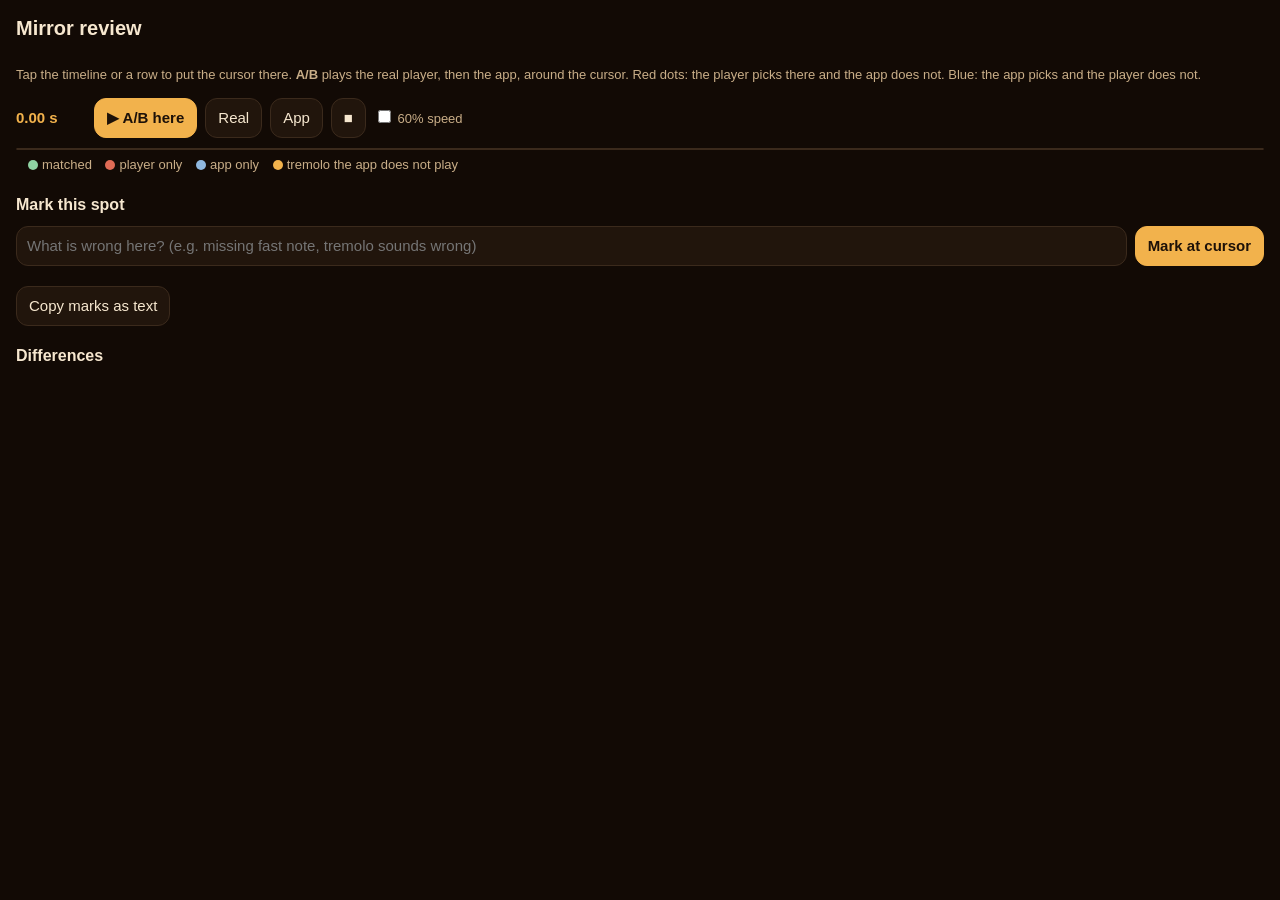
<file: tools/lab/spot_review.html>
<!doctype html>
<html lang="en">
<head>
<meta charset="utf-8">
<meta name="viewport" content="width=device-width, initial-scale=1">
<title>Mirror review</title>
<style>
  :root { --bg: #120a05; --card: #21150c; --line: #3b2a1c; --text: #f6e7cf; --muted: #c9ae88; --gold: #f2b24c; --ok: #8fd3a3; --bad: #e06b55; --info: #8fb8e0; }
  * { box-sizing: border-box; }
  body { margin: 0; background: var(--bg); color: var(--text); font: 15px/1.45 -apple-system, BlinkMacSystemFont, 'Segoe UI', sans-serif; }
  header { padding: 14px 16px 6px; }
  h1 { font-size: 20px; margin: 0; } h1 .ar { font-family: 'Geeza Pro', 'Noto Naskh Arabic', serif; }
  .sum { color: var(--muted); font-size: 14px; margin-top: 4px; }
  .sum b { color: var(--text); }
  .wrap { padding: 0 16px 24px; }
  .bar { display: flex; flex-wrap: wrap; gap: 8px; align-items: center; margin: 10px 0; }
  button { background: var(--card); color: var(--text); border: 1px solid var(--line); border-radius: 12px; min-height: 40px; padding: 6px 12px; font: inherit; cursor: pointer; }
  button.primary { background: var(--gold); color: #1d1108; border-color: var(--gold); font-weight: 700; }
  button:focus-visible { outline: 2px solid var(--gold); outline-offset: 2px; }
  .cursor { font-variant-numeric: tabular-nums; color: var(--gold); font-weight: 700; min-width: 70px; }
  .tl { overflow-x: auto; border: 1px solid var(--line); border-radius: 14px; background: var(--card); }
  svg { display: block; }
  .lane-lbl { fill: var(--muted); font-size: 11px; }
  .note-t { fill: var(--text); font-size: 15px; font-family: 'Geeza Pro', 'Noto Naskh Arabic', serif; text-anchor: middle; }
  .tl-in { position: relative; }
  #ph { position: absolute; top: 0; bottom: 0; left: 0; width: 2px; background: #fff; pointer-events: none; will-change: transform; display: none; }
  .sec { fill: var(--muted); font-size: 10px; }
  .legend { color: var(--muted); font-size: 13px; margin: 6px 2px; }
  .legend i { display: inline-block; width: 10px; height: 10px; border-radius: 50%; margin: 0 4px 0 10px; vertical-align: middle; }
  h2 { font-size: 16px; margin: 18px 0 6px; }
  .issues { display: grid; gap: 6px; }
  .issue { display: flex; gap: 10px; align-items: center; padding: 8px 10px; border: 1px solid var(--line); border-radius: 12px; background: var(--card); cursor: pointer; }
  .issue:hover { border-color: var(--gold); }
  .issue .t { font-variant-numeric: tabular-nums; color: var(--gold); min-width: 58px; font-weight: 700; }
  .issue .k { min-width: 120px; } .issue .d { color: var(--muted); font-size: 13px; }
  .k.player { color: var(--bad); } .k.app { color: var(--info); } .k.trem { color: var(--gold); }
  .marks { display: grid; gap: 6px; }
  .mark { display: flex; gap: 8px; align-items: center; } .mark span { flex: 1; }
  input[type=text] { flex: 1; min-width: 180px; min-height: 40px; background: var(--card); color: var(--text); border: 1px solid var(--line); border-radius: 12px; padding: 6px 10px; font: inherit; }
  .help { color: var(--muted); font-size: 13px; }
</style>
</head>
<body>
<header>
  <h1 id="title">Mirror review</h1>
  <div class="sum" id="sum"></div>
</header>
<div class="wrap">
  <p class="help">Tap the timeline or a row to put the cursor there. <b>A/B</b> plays the real player, then the app, around the cursor.
    Red dots: the player picks there and the app does not. Blue: the app picks and the player does not.</p>
  <div class="bar">
    <span class="cursor" id="cur">0.00 s</span>
    <button class="primary" id="ab" type="button">▶ A/B here</button>
    <button id="pReal" type="button">Real</button>
    <button id="pApp" type="button">App</button>
    <button id="pAud" type="button" hidden>Audition</button>
    <button id="stop" type="button">■</button>
    <label class="help"><input type="checkbox" id="slow"> 60% speed</label>
  </div>
  <div class="tl" id="tl"></div>
  <div class="legend"><i style="background:var(--ok)"></i>matched <i style="background:var(--bad)"></i>player only <i style="background:var(--info)"></i>app only <i style="background:var(--gold)"></i>tremolo the app does not play</div>
  <h2>Mark this spot</h2>
  <div class="bar"><input type="text" id="markTxt" placeholder="What is wrong here? (e.g. missing fast note, tremolo sounds wrong)"><button class="primary" id="markBtn" type="button">Mark at cursor</button></div>
  <div class="marks" id="marks"></div>
  <div class="bar"><button id="copy" type="button">Copy marks as text</button><span class="help" id="copied"></span></div>
  <h2 id="issuesH">Differences</h2>
  <div class="issues" id="issues"></div>
</div>
<script>
const D = /*REVIEW_DATA*/null;
const $ = (s) => document.querySelector(s);
const PX = 140, H = 150, PAD = 70;
let cursor = 0, playing = null;
const audio = {};
for (const [k, src] of Object.entries(D.audio || {})) { const a = new Audio(src); a.preservesPitch = true; audio[k] = a; }
$('#pAud').hidden = !audio.Audition;
$('#title').innerHTML = `<span class="ar">${D.title}</span> · ${D.version} · ${D.pass}`;
$('#sum').innerHTML = `Player attacks <b>${D.playerAttacks}</b> · app attacks <b>${D.appAttacks}</b> · matched <b>${D.paired}</b> · ` +
  `player only <b>${D.events.filter((e) => e.kind === 'Player only').length}</b> · app only <b>${D.events.filter((e) => e.kind === 'App only').length}</b>` +
  (D.tremolo ? ` · tremolo notes the app plays once <b>${D.tremolo.length}</b>` : '') + ` · build ${D.build}, ${D.revision}`;

// ---- timeline
const W = Math.ceil(D.end * PX) + PAD * 2, X = (t) => PAD + t * PX;
let svg = `<svg width="${W}" height="${H}" viewBox="0 0 ${W} ${H}" id="svg">`;
for (let s = 0; s <= D.end; s++) svg += `<line x1="${X(s)}" y1="0" x2="${X(s)}" y2="${H}" stroke="#3b2a1c"/><text class="sec" x="${X(s) + 3}" y="${H - 4}">${s}s</text>`;
svg += `<text class="lane-lbl" x="6" y="28">notes</text><text class="lane-lbl" x="6" y="72">player</text><text class="lane-lbl" x="6" y="108">app</text>`;
let lastX = -1e9, up = false;
for (const n of D.notes) { const x = X(n.t); up = x - lastX < 34 ? !up : false; lastX = x; svg += `<text class="note-t" x="${x}" y="${up ? 18 : 40}">${n.ar}</text>`; }
const pOnly = new Set(D.events.filter((e) => e.kind === 'Player only').map((e) => e.time));
const aOnly = new Set(D.events.filter((e) => e.kind === 'App only').map((e) => e.time));
for (const t of D.playerTimes || []) svg += `<circle cx="${X(t)}" cy="68" r="5" fill="${pOnly.has(t) ? '#e06b55' : '#8fd3a3'}"/>`;
for (const t of D.appTimes || []) svg += `<circle cx="${X(t)}" cy="104" r="5" fill="${aOnly.has(t) ? '#8fb8e0' : '#8fd3a3'}"/>`;
for (const tr of D.tremolo || []) svg += `<rect x="${X(tr.t)}" y="80" width="${Math.max(4, tr.dur * PX)}" height="8" rx="3" fill="#f2b24c" opacity=".8"/>`;
svg += `<line id="cur-line" x1="${X(0)}" y1="0" x2="${X(0)}" y2="${H}" stroke="#f2b24c" stroke-width="2" opacity=".45"/>`;
svg += `</svg>`;
$('#tl').innerHTML = `<div class="tl-in" style="width:${W}px">${svg}<div id="ph"></div></div>`;
function setCursor(t) {
  cursor = Math.max(0, Math.min(D.end, t)); $('#cur').textContent = cursor.toFixed(2) + ' s';
  const l = $('#cur-line'); l.setAttribute('x1', X(cursor)); l.setAttribute('x2', X(cursor));
  const tl = $('#tl'); if (X(cursor) < tl.scrollLeft || X(cursor) > tl.scrollLeft + tl.clientWidth) tl.scrollLeft = X(cursor) - tl.clientWidth / 3;
}
$('#svg').addEventListener('click', (e) => { const r = e.currentTarget.getBoundingClientRect(); setCursor((e.clientX - r.left - PAD) / PX); });

// ---- playback: a window around the cursor (1 s before, 1.5 s after), in pass time
// the white playhead follows the sound (owner, 2026-11-28: "not moving", "laggy", "jumpy, goes back a little").
// One linear sweep animated by the browser (Web Animations: smooth, never steps back), started when the audio really
// plays, at the playback rate. The view is scrolled once before playing so the whole window is visible: no scrolling
// while it moves. The time label is computed from the same clock, 8 times a second.
let anim = null, lblTimer = 0;
function hidePlayhead() { if (anim) { anim.cancel(); anim = null; } clearInterval(lblTimer); $('#ph').style.display = 'none'; }
function stopAll() { clearTimeout(playing); for (const a of Object.values(audio)) { a.pause(); a.onplaying = null; } hidePlayhead(); $('#cur').textContent = cursor.toFixed(2) + ' s'; }
function play(k, then) {
  stopAll(); const a = audio[k]; if (!a) return;
  const rate = $('#slow').checked ? 0.6 : 1, from = Math.max(0, cursor - 1), until = Math.min(D.end + 1, cursor + 1.5);
  const tl = $('#tl'); if (X(from) < tl.scrollLeft || X(until) > tl.scrollLeft + tl.clientWidth) tl.scrollLeft = X(from) - 40;
  a.playbackRate = rate; a.currentTime = from;
  a.onplaying = () => {
    a.onplaying = null;
    const base = Math.max(from, Math.min(until, a.currentTime)), ms = ((until - base) / rate) * 1000, t0 = performance.now(), ph = $('#ph');
    ph.style.display = 'block';
    anim = ph.animate([{ transform: `translateX(${X(base) - 1}px)` }, { transform: `translateX(${X(until) - 1}px)` }], { duration: ms, easing: 'linear', fill: 'forwards' });
    lblTimer = setInterval(() => { $('#cur').textContent = (base + ((performance.now() - t0) / 1000) * rate).toFixed(2) + ' s'; }, 125);
    playing = setTimeout(() => { a.pause(); hidePlayhead(); $('#cur').textContent = cursor.toFixed(2) + ' s'; if (then) playing = setTimeout(then, 500); }, ms);
  };
  a.play();
}
$('#pReal').onclick = () => play('Player'); $('#pApp').onclick = () => play('App'); $('#pAud').onclick = () => play('Audition');
$('#ab').onclick = () => play('Player', () => play('App')); $('#stop').onclick = stopAll;

// ---- differences, sorted by time; tremolo rows first-class
const rows = [...D.events.map((e) => ({ t: e.time, kind: e.kind, d: e.kind === 'Player only'
    ? (e.pitch ? `player picks ${e.name || ''} (${e.pitch}) here; the app has no note` : 'player picks here; the app has no note')
    : 'the app picks here; the player does not' })),
  ...(D.tremolo || []).map((r) => ({ t: r.t, kind: 'Tremolo', d: `${r.ar}: the player picks it ${r.strokes + 1} times in ${r.dur.toFixed(2)} s (${r.rate}/s); the app picks it once` }))]
  .sort((a, b) => a.t - b.t);
$('#issuesH').textContent = `Differences (${rows.length})`;
for (const r of rows) {
  const div = document.createElement('div'); div.className = 'issue';
  div.innerHTML = `<span class="t">${r.t.toFixed(2)} s</span><span class="k ${r.kind === 'Player only' ? 'player' : r.kind === 'App only' ? 'app' : 'trem'}">${r.kind}</span><span class="d">${r.d}</span>`;
  div.onclick = () => { setCursor(r.t); play('Player', () => play('App')); };
  $('#issues').append(div);
}

// ---- marks (kept on this computer; Copy gives text to send to the team)
const KEY = `mirror-marks:${D.song}:${D.version}:${D.pass}`;
const load = () => { try { return JSON.parse(localStorage.getItem(KEY) || '[]'); } catch (_) { return []; } };
const save = (m) => { try { localStorage.setItem(KEY, JSON.stringify(m)); } catch (_) {} };
function drawMarks() {
  const box = $('#marks'); box.innerHTML = '';
  load().forEach((m, i) => {
    const d = document.createElement('div'); d.className = 'mark';
    d.innerHTML = `<button type="button">${m.t.toFixed(2)} s</button><span>${m.text.replace(/</g, '&lt;')}</span><button type="button" aria-label="Delete">✕</button>`;
    d.children[0].onclick = () => { setCursor(m.t); play('Player', () => play('App')); };
    d.children[2].onclick = () => { const all = load(); all.splice(i, 1); save(all); drawMarks(); };
    box.append(d);
  });
}
$('#markBtn').onclick = () => { const text = $('#markTxt').value.trim() || 'sounds wrong here'; const all = load(); all.push({ t: +cursor.toFixed(2), text }); all.sort((a, b) => a.t - b.t); save(all); $('#markTxt').value = ''; drawMarks(); };
$('#copy').onclick = async () => {
  const text = load().map((m) => `${D.title} · ${D.version} · ${m.t.toFixed(2)} s · ${m.text}`).join('\n') || '(no marks)';
  try { await navigator.clipboard.writeText(text); $('#copied').textContent = 'Copied. Paste it to Claude.'; } catch (_) { prompt('Copy:', text); }
};
drawMarks(); setCursor(0);
</script>
</body>
</html>
</file>
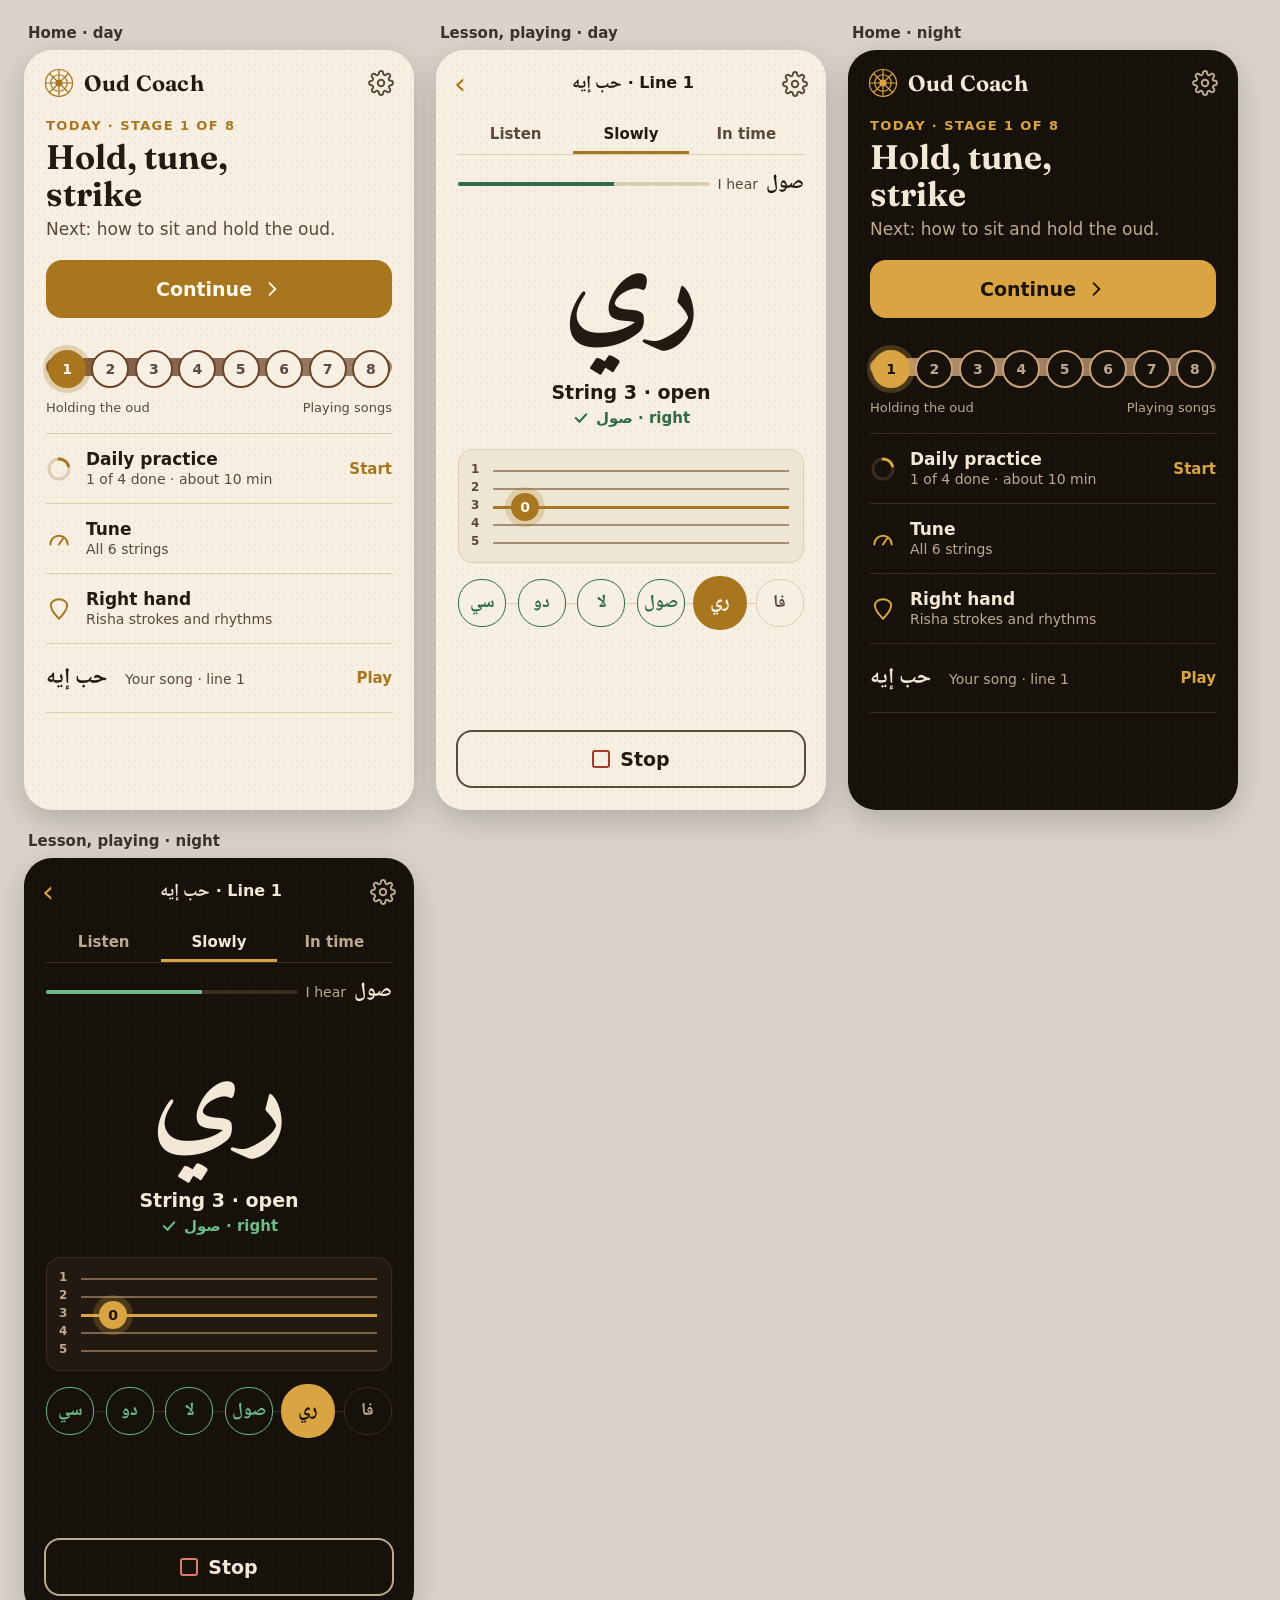
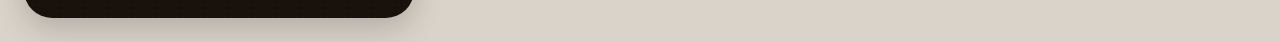
<file: tools/lab/design/concept-wood-ink.html>
<!doctype html>
<html lang="en"><head><meta charset="utf-8">
<title>Oud Coach design concept: wood, ink and the rosette (mockup, not the app)</title>
<link rel="preconnect" href="https://fonts.googleapis.com"><link rel="preconnect" href="https://fonts.gstatic.com" crossorigin>
<link href="https://fonts.googleapis.com/css2?family=Fraunces:opsz,wght@9..144,500;9..144,650&family=Amiri:wght@400;700&family=Noto+Naskh+Arabic:wght@500;700&display=swap" rel="stylesheet">
<style>
/* Concept "wood, ink and the rosette" (2026-11-27). A mockup only: no app code uses this file. */
:root {
  --paper: #F6EFE2; --paper2: #EFE5D3; --ink: #241A12; --ink2: #5A4A3C; --walnut: #6B4428; --brass: #A8761F;
  --brass-ink: #FFF8EA; --line: #DCCDB4; --good: #2F6B45; --bad: #A33A2E;
  --serif: 'Fraunces', Georgia, serif; --sans: -apple-system, 'SF Pro Text', system-ui, sans-serif;
  --ar: 'Amiri', 'Noto Naskh Arabic', serif; --ar2: 'Noto Naskh Arabic', serif;
}
.night { --paper: #17110C; --paper2: #221911; --ink: #F3E8D6; --ink2: #BCA98F; --walnut: #C9A27A; --brass: #D9A441;
  --brass-ink: #1B130C; --line: #3A2C20; --good: #6DBB86; --bad: #E07A6C; }
body { margin: 0; background: #d9d3c9; font-family: var(--sans); padding: 24px; }
.frames { display: flex; gap: 22px; flex-wrap: wrap; }
.phone { width: 390px; height: 760px; background: var(--paper); color: var(--ink); border-radius: 28px; overflow: hidden;
  position: relative; box-shadow: 0 10px 30px rgba(0,0,0,.18);
  background-image: radial-gradient(rgba(107,68,40,.05) 1px, transparent 1px); background-size: 6px 6px; }
.label { font: 600 15px var(--sans); color: #3b342c; margin: 0 0 8px 4px; }
.top { display: flex; align-items: center; justify-content: space-between; padding: 18px 20px 6px; }
.brand { display: flex; align-items: center; gap: 10px; font: 650 22px var(--serif); letter-spacing: .2px; }
.ros { width: 30px; height: 30px; color: var(--brass); }
.gear { width: 26px; height: 26px; stroke: var(--ink2); fill: none; stroke-width: 1.8; }
.today { padding: 14px 22px 0; }
.eyebrow { font: 600 13px var(--sans); letter-spacing: 1.4px; text-transform: uppercase; color: var(--brass); }
h1 { font: 650 34px/1.08 var(--serif); margin: 6px 0 6px; }
.sub { font: 400 17px/1.4 var(--sans); color: var(--ink2); margin: 0 0 18px; }
.cta { display: flex; align-items: center; justify-content: center; gap: 10px; height: 58px; border-radius: 16px;
  background: var(--brass); color: var(--brass-ink); font: 650 19px var(--sans); border: 0; width: 100%; }
.neck { margin: 22px 0 6px; position: relative; height: 54px; }
.neck .wood { position: absolute; left: 0; right: 0; top: 18px; height: 18px; border-radius: 9px;
  background: linear-gradient(90deg, var(--walnut), color-mix(in srgb, var(--walnut) 70%, var(--paper))); opacity: .9; }
.neck .str { position: absolute; left: 6px; right: 6px; height: 1px; background: color-mix(in srgb, var(--paper) 70%, transparent); }
.stops { position: absolute; left: 0; right: 0; top: 10px; display: flex; justify-content: space-between; padding: 0 2px; }
.stop { width: 34px; height: 34px; border-radius: 50%; background: var(--paper); border: 2px solid var(--walnut);
  display: grid; place-items: center; font: 650 14px var(--sans); color: var(--ink2); }
.stop.here { background: var(--brass); border-color: var(--brass); color: var(--brass-ink); box-shadow: 0 0 0 5px color-mix(in srgb, var(--brass) 25%, transparent); }
.necklbl { display: flex; justify-content: space-between; font: 500 13px var(--sans); color: var(--ink2); margin-top: 6px; }
.rows { margin: 18px 22px 0; border-top: 1px solid var(--line); }
.row { display: flex; align-items: center; gap: 14px; padding: 15px 0; border-bottom: 1px solid var(--line); }
.row svg { width: 26px; height: 26px; stroke: var(--brass); fill: none; stroke-width: 1.8; stroke-linecap: round; stroke-linejoin: round; flex: none; }
.row b { font: 600 17px var(--sans); display: block; }
.row small { font: 400 14px var(--sans); color: var(--ink2); }
.row .go { margin-left: auto; font: 600 15px var(--sans); color: var(--brass); }
.ring { width: 26px; height: 26px; flex: none; }
.song { font: 700 22px var(--ar2); }
/* lesson */
.bar { display: flex; align-items: center; justify-content: space-between; padding: 16px 18px 4px; }
.back { font: 400 30px var(--sans); color: var(--brass); width: 30px; }
.title { font: 600 16px var(--sans); }
.title .ar { font: 700 18px var(--ar2); }
.steps { display: flex; gap: 0; margin: 10px 22px 0; border-bottom: 1px solid var(--line); }
.steps span { flex: 1; text-align: center; padding: 10px 0 11px; font: 600 15px var(--sans); color: var(--ink2); }
.steps span.on { color: var(--ink); box-shadow: inset 0 -3px 0 var(--brass); }
.hear { display: flex; align-items: center; justify-content: flex-end; gap: 8px; margin: 12px 22px 0; font: 500 14px var(--sans); color: var(--ink2); }
.hear .ar { font: 700 20px var(--ar2); color: var(--ink); }
.meter { flex: 1; height: 4px; background: var(--line); border-radius: 2px; overflow: hidden; }
.meter i { display: block; width: 62%; height: 100%; background: var(--good); }
.note { text-align: center; margin-top: 4px; }
.note .big { font: 700 118px/1.5 var(--ar); color: var(--ink); height: 150px; overflow: visible; }
.note .where { font: 600 19px var(--sans); margin-top: 26px; }
.note .ok { display: inline-flex; align-items: center; gap: 6px; font: 600 15px var(--sans); color: var(--good); margin-top: 6px; }
.fret { margin: 18px 22px 0; position: relative; height: 112px; border-radius: 14px; background: var(--paper2); border: 1px solid var(--line); }
.fret .s { position: absolute; left: 34px; right: 14px; height: 2px; background: var(--walnut); opacity: .55; }
.fret .n { position: absolute; left: 12px; font: 600 12px var(--sans); color: var(--ink2); }
.fret .dot { position: absolute; width: 28px; height: 28px; border-radius: 50%; background: var(--brass); color: var(--brass-ink);
  display: grid; place-items: center; font: 700 14px var(--sans); box-shadow: 0 0 0 6px color-mix(in srgb, var(--brass) 22%, transparent); }
.beads { display: flex; align-items: center; justify-content: space-between; margin: 16px 22px 0; position: relative; }
.beads::before { content: ''; position: absolute; left: 0; right: 0; top: 50%; height: 1px; background: var(--line); }
.bead { position: relative; width: 46px; height: 46px; flex: none; border-radius: 23px; background: var(--paper); border: 1.5px solid var(--line);
  display: grid; place-items: center; font: 700 18px var(--ar2); color: var(--ink2); }
.bead.done { border-color: var(--good); color: var(--good); }
.bead.now { background: var(--brass); border-color: var(--brass); color: var(--brass-ink); transform: scale(1.12); }
.bottom { position: absolute; left: 20px; right: 20px; bottom: 22px; }
.stopbtn { display: flex; align-items: center; justify-content: center; gap: 10px; height: 58px; border-radius: 16px;
  background: transparent; border: 2px solid var(--ink2); color: var(--ink); font: 650 19px var(--sans); width: 100%; }
.stopbtn i { width: 14px; height: 14px; border-radius: 3px; border: 2px solid var(--bad); }
</style></head>
<body>
<div class="frames">
  <div><div class="label">Home · day</div><div class="phone" id="home-day"></div></div>
  <div><div class="label">Lesson, playing · day</div><div class="phone" id="lesson-day"></div></div>
  <div><div class="label">Home · night</div><div class="phone night" id="home-night"></div></div>
  <div><div class="label">Lesson, playing · night</div><div class="phone night" id="lesson-night"></div></div>
</div>
<template id="tHome">
  <div class="top"><div class="brand">
    <svg class="ros" viewBox="0 0 40 40" fill="none" stroke="currentColor" stroke-width="1.6"><circle cx="20" cy="20" r="18"/><circle cx="20" cy="20" r="11"/>
      <path d="M20 2v36M2 20h36M7.3 7.3l25.4 25.4M32.7 7.3 7.3 32.7"/><circle cx="20" cy="20" r="4" fill="currentColor"/></svg>Oud Coach</div>
    <svg class="gear" viewBox="0 0 24 24"><circle cx="12" cy="12" r="3"/><path d="M19.4 15a1.7 1.7 0 0 0 .3 1.8l.1.1a2 2 0 1 1-2.8 2.8l-.1-.1a1.7 1.7 0 0 0-1.8-.3 1.7 1.7 0 0 0-1 1.5V21a2 2 0 1 1-4 0v-.1a1.7 1.7 0 0 0-1.1-1.5 1.7 1.7 0 0 0-1.8.3l-.1.1a2 2 0 1 1-2.8-2.8l.1-.1a1.7 1.7 0 0 0 .3-1.8 1.7 1.7 0 0 0-1.5-1H3a2 2 0 1 1 0-4h.1a1.7 1.7 0 0 0 1.5-1.1 1.7 1.7 0 0 0-.3-1.8l-.1-.1a2 2 0 1 1 2.8-2.8l.1.1a1.7 1.7 0 0 0 1.8.3H9a1.7 1.7 0 0 0 1-1.5V3a2 2 0 1 1 4 0v.1a1.7 1.7 0 0 0 1 1.5 1.7 1.7 0 0 0 1.8-.3l.1-.1a2 2 0 1 1 2.8 2.8l-.1.1a1.7 1.7 0 0 0-.3 1.8V9a1.7 1.7 0 0 0 1.5 1H21a2 2 0 1 1 0 4h-.1a1.7 1.7 0 0 0-1.5 1z"/></svg></div>
  <div class="today">
    <div class="eyebrow">Today · stage 1 of 8</div>
    <h1>Hold, tune,<br>strike</h1>
    <p class="sub">Next: how to sit and hold the oud.</p>
    <button class="cta">Continue<svg width="20" height="20" viewBox="0 0 24 24" fill="none" stroke="currentColor" stroke-width="2.2" stroke-linecap="round"><path d="M9 5l7 7-7 7"/></svg></button>
    <div class="neck"><div class="wood"></div><div class="stops">
      <div class="stop here">1</div><div class="stop">2</div><div class="stop">3</div><div class="stop">4</div><div class="stop">5</div><div class="stop">6</div><div class="stop">7</div><div class="stop">8</div></div></div>
    <div class="necklbl"><span>Holding the oud</span><span>Playing songs</span></div>
  </div>
  <div class="rows">
    <div class="row"><svg class="ring" viewBox="0 0 26 26"><circle cx="13" cy="13" r="10" stroke="var(--line)" stroke-width="3" fill="none"/><path d="M13 3a10 10 0 0 1 9.5 7" stroke="var(--brass)" stroke-width="3" fill="none" stroke-linecap="round"/></svg>
      <span><b>Daily practice</b><small>1 of 4 done · about 10 min</small></span><span class="go">Start</span></div>
    <div class="row"><svg viewBox="0 0 24 24"><path d="M4 17a8 8 0 0 1 16 0"/><path d="M12 17l4-6"/></svg><span><b>Tune</b><small>All 6 strings</small></span></div>
    <div class="row"><svg viewBox="0 0 24 24"><path d="M12 3c4.2 0 7.5 2.3 7.5 5.8 0 4.6-4.3 9-7.5 12.2C8.8 17.8 4.5 13.4 4.5 8.8 4.5 5.3 7.8 3 12 3z"/></svg><span><b>Right hand</b><small>Risha strokes and rhythms</small></span></div>
    <div class="row"><span class="song">حب إيه</span><span style="margin-left:4px"><small>Your song · line 1</small></span><span class="go">Play</span></div>
  </div>
</template>
<template id="tLesson">
  <div class="bar"><span class="back">‹</span><span class="title"><span class="ar">حب إيه</span> · Line 1</span>
    <svg class="gear" viewBox="0 0 24 24"><circle cx="12" cy="12" r="3"/><path d="M19.4 15a1.7 1.7 0 0 0 .3 1.8l.1.1a2 2 0 1 1-2.8 2.8l-.1-.1a1.7 1.7 0 0 0-1.8-.3 1.7 1.7 0 0 0-1 1.5V21a2 2 0 1 1-4 0v-.1a1.7 1.7 0 0 0-1.1-1.5 1.7 1.7 0 0 0-1.8.3l-.1.1a2 2 0 1 1-2.8-2.8l.1-.1a1.7 1.7 0 0 0 .3-1.8 1.7 1.7 0 0 0-1.5-1H3a2 2 0 1 1 0-4h.1a1.7 1.7 0 0 0 1.5-1.1 1.7 1.7 0 0 0-.3-1.8l-.1-.1a2 2 0 1 1 2.8-2.8l.1.1a1.7 1.7 0 0 0 1.8.3H9a1.7 1.7 0 0 0 1-1.5V3a2 2 0 1 1 4 0v.1a1.7 1.7 0 0 0 1 1.5 1.7 1.7 0 0 0 1.8-.3l.1-.1a2 2 0 1 1 2.8 2.8l-.1.1a1.7 1.7 0 0 0-.3 1.8V9a1.7 1.7 0 0 0 1.5 1H21a2 2 0 1 1 0 4h-.1a1.7 1.7 0 0 0-1.5 1z"/></svg></div>
  <div class="steps"><span>Listen</span><span class="on">Slowly</span><span>In time</span></div>
  <div class="hear"><span class="meter"><i></i></span>I hear <span class="ar">صول</span></div>
  <div class="note"><div class="big">ري</div><div class="where">String 3 · open</div>
    <div class="ok"><svg width="18" height="18" viewBox="0 0 24 24" fill="none" stroke="currentColor" stroke-width="2.6" stroke-linecap="round"><path d="M5 12l5 5 9-10"/></svg>صول · right</div></div>
  <div class="fret">
    <div class="n" style="top:12px">1</div><div class="s" style="top:20px"></div>
    <div class="n" style="top:30px">2</div><div class="s" style="top:38px"></div>
    <div class="n" style="top:48px">3</div><div class="s" style="top:56px;opacity:1;height:3px;background:var(--brass)"></div>
    <div class="n" style="top:66px">4</div><div class="s" style="top:74px"></div>
    <div class="n" style="top:84px">5</div><div class="s" style="top:92px"></div>
    <div class="dot" style="top:43px;left:52px">0</div>
  </div>
  <div class="beads"><span class="bead done">سي</span><span class="bead done">دو</span><span class="bead done">لا</span><span class="bead done">صول</span><span class="bead now">ري</span><span class="bead">فا</span></div>
  <div class="bottom"><button class="stopbtn"><i></i>Stop</button></div>
</template>
<script>
for (const [id, t] of [['home-day', 'tHome'], ['lesson-day', 'tLesson'], ['home-night', 'tHome'], ['lesson-night', 'tLesson']])
  document.getElementById(id).append(document.getElementById(t).content.cloneNode(true));
</script>
</body></html>
</file>
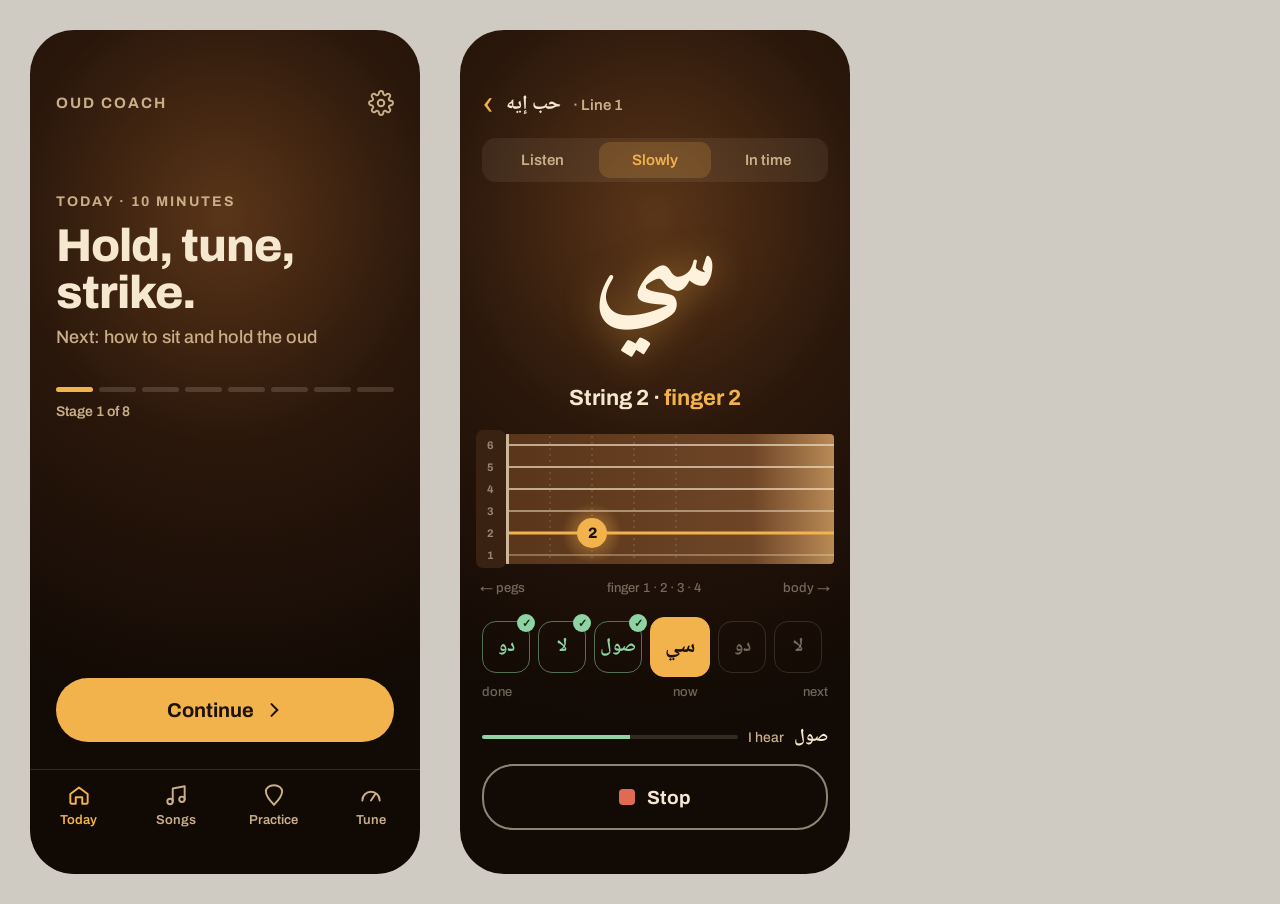
<file: tools/lab/design/direction-d.html>
<!doctype html>
<html lang="en"><head><meta charset="utf-8">
<title>Oud Coach: direction D (Stage look + horizontal neck + practice row). Mockup, not the app</title>
<link rel="preconnect" href="https://fonts.googleapis.com"><link rel="preconnect" href="https://fonts.gstatic.com" crossorigin>
<link href="https://fonts.googleapis.com/css2?family=Amiri:wght@700&family=Noto+Naskh+Arabic:wght@600;700&family=Archivo:wght@500;600;700;800&display=swap" rel="stylesheet">
<style>
/* Direction D (2026-11-27), from the owner's notes on A/B/C: A's dark spotlight look; clear bottom buttons with icon
   AND label; C's neck turned horizontal (as he sees his oud), glowing where to press; B's practice row (done, now, next). */
:root { --bg0: #120a05; --bg1: #2a170b; --glow: #5a3518; --cream: #f6e7cf; --muted: #c9ae88; --dim: rgba(246,231,207,.42);
  --brass: #f2b24c; --brass-ink: #1d1108; --good: #8fd3a3; --bad: #e06b55; --line: rgba(246,231,207,.14); }
body { margin: 0; background: #cfcac2; font-family: 'Archivo', -apple-system, sans-serif; }
.dir { display: flex; gap: 40px; padding: 30px; }
.ph { width: 390px; height: 844px; border-radius: 44px; overflow: hidden; position: relative; flex: none; color: var(--cream);
  background: radial-gradient(120% 60% at 50% 22%, var(--glow) 0%, var(--bg1) 45%, var(--bg0) 100%); }
.top { display: flex; justify-content: space-between; align-items: center; padding: 60px 26px 0; }
.top .name { font: 700 15px 'Archivo'; letter-spacing: 2px; text-transform: uppercase; color: var(--muted); }
.gear { width: 26px; height: 26px; fill: none; stroke: var(--muted); stroke-width: 1.8; }
/* home */
.hero { margin: 78px 26px 0; }
.eyebrow { font: 700 14px 'Archivo'; letter-spacing: 2px; text-transform: uppercase; color: var(--muted); }
.hero h1 { font: 800 46px/1.02 'Archivo'; letter-spacing: -1px; margin: 14px 0 10px; }
.hero p { font: 500 18px 'Archivo'; color: var(--muted); margin: 0; }
.mini { margin: 44px 26px 0; }
.mini .wood { position: relative; height: 34px; border-radius: 6px; background: linear-gradient(180deg, #6e4527, #4b2e1a); }
.mini .wood i { position: absolute; left: 0; right: 0; height: 1px; background: rgba(240,220,190,.45); }
.mini .peg { position: absolute; left: -2px; top: -4px; bottom: -4px; width: 22px; border-radius: 6px; background: #3a2212; }
.mini .st { position: absolute; top: 3px; width: 28px; height: 28px; border-radius: 50%; display: grid; place-items: center;
  font: 700 13px 'Archivo'; background: #2a170b; color: var(--muted); border: 1.5px solid rgba(246,231,207,.35); }
.mini .st.here { background: var(--brass); color: var(--brass-ink); border-color: var(--brass); box-shadow: 0 0 0 7px rgba(242,178,76,.25); }
.mini .ends { display: flex; justify-content: space-between; margin-top: 10px; font: 500 14px 'Archivo'; color: var(--dim); }
.go { position: absolute; left: 26px; right: 26px; bottom: 132px; height: 64px; border-radius: 32px; background: var(--brass); color: var(--brass-ink);
  display: flex; align-items: center; justify-content: center; gap: 10px; font: 700 20px 'Archivo'; }
.tabs { position: absolute; left: 0; right: 0; bottom: 0; height: 92px; display: flex; justify-content: space-around; padding-top: 12px;
  border-top: 1px solid var(--line); background: rgba(18,10,5,.55); }
.tabs div { display: flex; flex-direction: column; align-items: center; gap: 5px; font: 600 13px 'Archivo'; color: var(--muted); width: 76px; }
.tabs div.on { color: var(--brass); }
.tabs svg { width: 26px; height: 26px; fill: none; stroke: currentColor; stroke-width: 1.8; stroke-linecap: round; stroke-linejoin: round; }
.prog { margin: 40px 26px 0; }
.prog .bars { display: flex; gap: 6px; }
.prog .bars i { flex: 1; height: 5px; border-radius: 3px; background: rgba(246,231,207,.16); }
.prog .bars i.on { background: var(--brass); }
.prog .plbl { margin-top: 12px; font: 600 14px 'Archivo'; color: var(--muted); }
/* lesson */
.lt { display: flex; align-items: center; gap: 12px; padding: 58px 22px 0; }
.lt .back { font: 400 34px/1 'Archivo'; color: var(--brass); }
.lt .song { font: 700 20px 'Noto Naskh Arabic'; }
.lt .line { font: 600 15px 'Archivo'; color: var(--muted); }
.steps { display: flex; margin: 16px 22px 0; background: rgba(246,231,207,.07); border-radius: 14px; padding: 4px; }
.steps span { flex: 1; text-align: center; padding: 10px 0; border-radius: 11px; font: 600 15px 'Archivo'; color: var(--muted); }
.steps span.on { background: rgba(242,178,76,.18); color: var(--brass); }
.note { text-align: center; margin-top: 4px; font: 700 116px/1.3 'Amiri'; height: 200px; color: #fff2dc; text-shadow: 0 0 36px rgba(242,178,76,.45); }
.where { text-align: center; font: 700 22px 'Archivo'; margin-top: 0; }
.where b { color: var(--brass); }
.neck { margin: 14px 16px 0; }
.neck svg { width: 358px; height: 150px; }
.neckends { display: flex; justify-content: space-between; margin: 4px 20px 0; font: 500 13px 'Archivo'; color: var(--dim); }
.row { display: flex; align-items: center; gap: 8px; margin: 22px 22px 0; }
.row span { flex: none; width: 46px; height: 50px; border-radius: 14px; display: grid; place-items: center; font: 700 19px 'Noto Naskh Arabic';
  border: 1.5px solid var(--line); color: var(--dim); position: relative; }
.row span.done { color: var(--good); border-color: rgba(143,211,163,.5); }
.row span.done::after { content: '✓'; position: absolute; top: -8px; right: -6px; width: 18px; height: 18px; border-radius: 50%; background: var(--good);
  color: #10261a; font: 800 11px/18px 'Archivo'; text-align: center; }
.row span.now { background: var(--brass); border-color: var(--brass); color: var(--brass-ink); width: 58px; height: 58px; font-size: 22px; }
.rowlbl { display: flex; justify-content: space-between; margin: 8px 22px 0; font: 500 13px 'Archivo'; color: var(--dim); }
.stop { position: absolute; left: 22px; right: 22px; bottom: 44px; height: 62px; border-radius: 31px; border: 2px solid rgba(246,231,207,.55);
  display: flex; align-items: center; justify-content: center; gap: 12px; font: 700 19px 'Archivo'; }
.stop i { width: 16px; height: 16px; border-radius: 4px; background: var(--bad); }
.hear { position: absolute; left: 22px; right: 22px; bottom: 122px; display: flex; align-items: center; gap: 10px; font: 500 14px 'Archivo'; color: var(--muted); }
.hear .m { flex: 1; height: 4px; border-radius: 2px; background: var(--line); overflow: hidden; } .hear .m i { display: block; width: 58%; height: 100%; background: var(--good); }
.hear b { font: 700 18px 'Noto Naskh Arabic'; color: var(--cream); }
</style></head>
<body>
<div class="dir" id="dirD">
  <!-- HOME -->
  <div class="ph">
    <div class="top"><span class="name">Oud Coach</span>
      <svg class="gear" viewBox="0 0 24 24"><circle cx="12" cy="12" r="3"/><path d="M19.4 15a1.7 1.7 0 0 0 .3 1.8l.1.1a2 2 0 1 1-2.8 2.8l-.1-.1a1.7 1.7 0 0 0-1.8-.3 1.7 1.7 0 0 0-1 1.5V21a2 2 0 1 1-4 0v-.1a1.7 1.7 0 0 0-1.1-1.5 1.7 1.7 0 0 0-1.8.3l-.1.1a2 2 0 1 1-2.8-2.8l.1-.1a1.7 1.7 0 0 0 .3-1.8 1.7 1.7 0 0 0-1.5-1H3a2 2 0 1 1 0-4h.1a1.7 1.7 0 0 0 1.5-1.1 1.7 1.7 0 0 0-.3-1.8l-.1-.1a2 2 0 1 1 2.8-2.8l.1.1a1.7 1.7 0 0 0 1.8.3H9a1.7 1.7 0 0 0 1-1.5V3a2 2 0 1 1 4 0v.1a1.7 1.7 0 0 0 1 1.5 1.7 1.7 0 0 0 1.8-.3l.1-.1a2 2 0 1 1 2.8 2.8l-.1.1a1.7 1.7 0 0 0-.3 1.8V9a1.7 1.7 0 0 0 1.5 1H21a2 2 0 1 1 0 4h-.1a1.7 1.7 0 0 0-1.5 1z"/></svg></div>
    <div class="hero"><div class="eyebrow">Today · 10 minutes</div><h1>Hold, tune,<br>strike.</h1><p>Next: how to sit and hold the oud</p></div>
    <div class="prog"><div class="bars"><i class="on"></i><i></i><i></i><i></i><i></i><i></i><i></i><i></i></div>
      <div class="plbl">Stage 1 of 8</div></div>
    <div class="go">Continue<svg width="20" height="20" viewBox="0 0 24 24" fill="none" stroke="currentColor" stroke-width="2.4" stroke-linecap="round"><path d="M9 5l7 7-7 7"/></svg></div>
    <div class="tabs">
      <div class="on"><svg viewBox="0 0 24 24"><path d="M4 11l8-6 8 6v8a1 1 0 0 1-1 1h-4v-6H9v6H5a1 1 0 0 1-1-1z"/></svg>Today</div>
      <div><svg viewBox="0 0 24 24"><path d="M9 18V6l11-2v12"/><circle cx="6.5" cy="18" r="2.5"/><circle cx="17.5" cy="16" r="2.5"/></svg>Songs</div>
      <div><svg viewBox="0 0 24 24"><path d="M12 3c4.2 0 7.5 2.3 7.5 5.8 0 4.6-4.3 9-7.5 12.2C8.8 17.8 4.5 13.4 4.5 8.8 4.5 5.3 7.8 3 12 3z"/></svg>Practice</div>
      <div><svg viewBox="0 0 24 24"><path d="M4 17a8 8 0 0 1 16 0"/><path d="M12 17l4-6"/></svg>Tune</div>
    </div>
  </div>

  <!-- LESSON, PLAYING -->
  <div class="ph">
    <div class="lt"><span class="back">‹</span><span class="song">حب إيه</span><span class="line">· Line 1</span></div>
    <div class="steps"><span>Listen</span><span class="on">Slowly</span><span>In time</span></div>
    <div class="note">سي</div>
    <div class="where">String 2 · <b>finger 2</b></div>
    <div class="neck"><svg viewBox="0 0 358 150">
      <defs><linearGradient id="w" x1="0" x2="1"><stop offset="0" stop-color="#5a3519"/><stop offset=".75" stop-color="#6e4527"/><stop offset="1" stop-color="#b98a55"/></linearGradient>
        <radialGradient id="g"><stop offset="0" stop-color="#f2b24c" stop-opacity=".55"/><stop offset="1" stop-color="#f2b24c" stop-opacity="0"/></radialGradient></defs>
      <rect x="0" y="6" width="30" height="138" rx="7" fill="#3a2212"/>
      <rect x="30" y="10" width="328" height="130" rx="4" fill="url(#w)"/>
      <rect x="30" y="10" width="3" height="130" fill="#e9d7b8" opacity=".8"/>
      <g fill="#e9d7b8" opacity=".55" font-family="Archivo" font-size="11" font-weight="700">
        <text x="11" y="25">6</text><text x="11" y="47">5</text><text x="11" y="69">4</text><text x="11" y="91">3</text><text x="11" y="113">2</text><text x="11" y="135">1</text></g>
      <g stroke="#ecdcc0" opacity=".7"><line x1="33" y1="21" x2="358" y2="21" stroke-width="2.2"/><line x1="33" y1="43" x2="358" y2="43" stroke-width="2"/>
        <line x1="33" y1="65" x2="358" y2="65" stroke-width="1.8"/><line x1="33" y1="87" x2="358" y2="87" stroke-width="1.5"/><line x1="33" y1="131" x2="358" y2="131" stroke-width="1.1"/></g>
      <line x1="33" y1="109" x2="358" y2="109" stroke="#f2b24c" stroke-width="3"/>
      <g fill="#e9d7b8" opacity=".35"><circle cx="78" cy="148" r="0"/></g>
      <g fill="none" stroke="#e9d7b8" stroke-opacity=".28" stroke-dasharray="2 4"><line x1="74" y1="12" x2="74" y2="138"/><line x1="116" y1="12" x2="116" y2="138"/><line x1="158" y1="12" x2="158" y2="138"/><line x1="200" y1="12" x2="200" y2="138"/></g>
      <circle cx="116" cy="109" r="30" fill="url(#g)"/>
      <circle cx="116" cy="109" r="15" fill="#f2b24c"/><text x="116" y="114" text-anchor="middle" font-family="Archivo" font-weight="800" font-size="15" fill="#1d1108">2</text>
    </svg></div>
    <div class="neckends"><span>← pegs</span><span>finger 1 · 2 · 3 · 4</span><span>body →</span></div>
    <div class="row"><span class="done">دو</span><span class="done">لا</span><span class="done">صول</span><span class="now">سي</span><span>دو</span><span>لا</span></div>
    <div class="rowlbl"><span>done</span><span style="margin-left:56px">now</span><span>next</span></div>
    <div class="hear"><span class="m"><i></i></span>I hear <b>صول</b></div>
    <div class="stop"><i></i>Stop</div>
  </div>
</div>
</body></html>
</file>
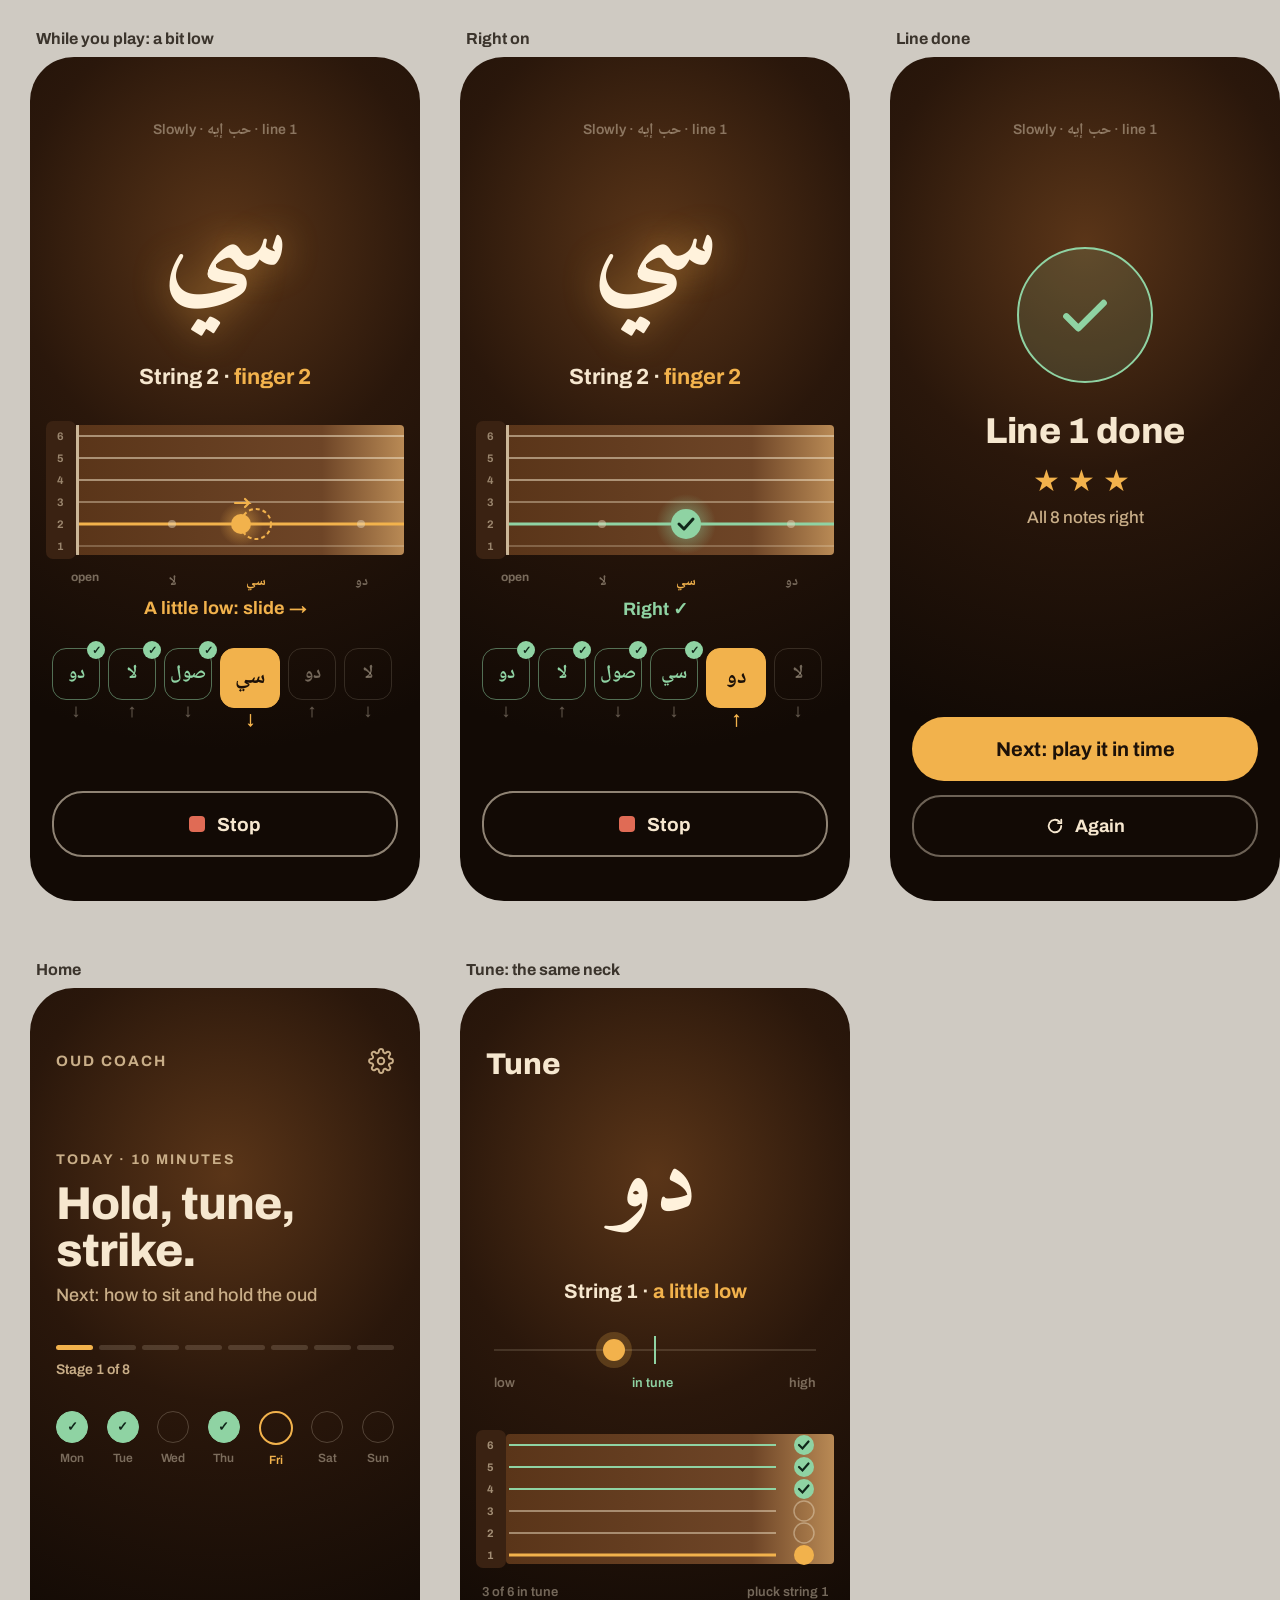
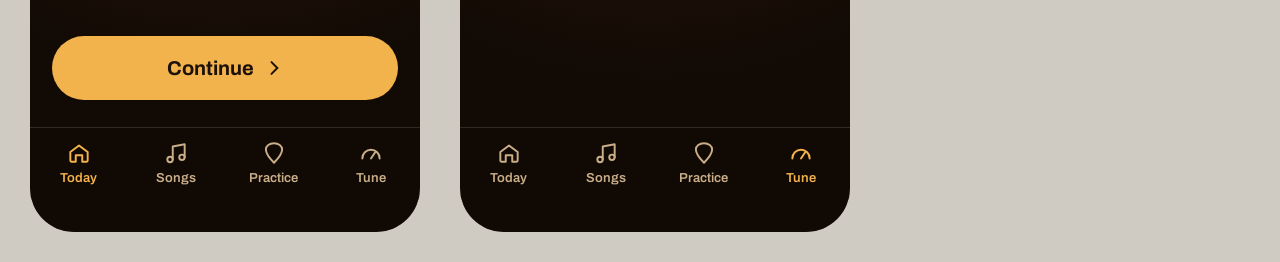
<file: tools/lab/design/direction-d2.html>
<!doctype html>
<html lang="en"><head><meta charset="utf-8">
<title>Oud Coach: direction D with the six ideas (mockup, not the app)</title>
<link rel="preconnect" href="https://fonts.googleapis.com"><link rel="preconnect" href="https://fonts.gstatic.com" crossorigin>
<link href="https://fonts.googleapis.com/css2?family=Amiri:wght@700&family=Noto+Naskh+Arabic:wght@600;700&family=Archivo:wght@500;600;700;800&display=swap" rel="stylesheet">
<style>
/* Direction D + the owner's six yes (2026-11-27): 1 the neck is the live coach (the dot slides with your pitch);
   2 risha marks in the note row, quiet; 3 one picture everywhere (the neck: lesson and tuner); 4 nothing else while
   playing; 5 calm rewards (line done; this week's 7 days); 6 fewer words. Mockup only. */
:root { --bg0: #120a05; --bg1: #2a170b; --glow: #5a3518; --cream: #f6e7cf; --muted: #c9ae88; --dim: rgba(246,231,207,.42);
  --brass: #f2b24c; --brass-ink: #1d1108; --good: #8fd3a3; --good-ink: #10261a; --bad: #e06b55; --line: rgba(246,231,207,.14); }
body { margin: 0; background: #cfcac2; font-family: 'Archivo', -apple-system, sans-serif; }
.dir { display: flex; gap: 40px; padding: 30px; }
.ph { width: 390px; height: 844px; border-radius: 44px; overflow: hidden; position: relative; flex: none; color: var(--cream);
  background: radial-gradient(120% 60% at 50% 22%, var(--glow) 0%, var(--bg1) 45%, var(--bg0) 100%); }
.cap { font: 700 16px 'Archivo'; color: #3b342c; margin: 0 0 10px 6px; }
.quiet { position: absolute; top: 60px; left: 0; right: 0; text-align: center; font: 600 14px 'Archivo'; color: var(--dim); }
.quiet b { font: 700 16px 'Noto Naskh Arabic'; }
.note { text-align: center; margin-top: 108px; font: 700 116px/1.3 'Amiri'; height: 200px; color: #fff2dc; text-shadow: 0 0 36px rgba(242,178,76,.45); }
.where { text-align: center; font: 700 22px 'Archivo'; }
.where b { color: var(--brass); }
.neck { margin: 26px 16px 0; position: relative; }
.neck svg { width: 358px; height: 150px; }
.ruler { position: relative; height: 22px; margin: 2px 16px 0; }
.ruler span { position: absolute; width: 28px; text-align: center; font: 700 14px 'Noto Naskh Arabic', 'Archivo'; color: var(--dim); }
.coach { text-align: center; margin-top: 6px; font: 700 18px 'Archivo'; color: var(--brass); height: 24px; }
.coach.ok { color: var(--good); }
.row { display: flex; align-items: flex-start; gap: 8px; margin: 26px 22px 0; }
.chip { display: flex; flex-direction: column; align-items: center; gap: 5px; }
.chip span { width: 46px; height: 50px; border-radius: 14px; display: grid; place-items: center; font: 700 19px 'Noto Naskh Arabic';
  border: 1.5px solid var(--line); color: var(--dim); position: relative; }
.chip i { font: 700 12px/1 'Archivo'; font-style: normal; color: rgba(246,231,207,.32); height: 12px; }
.chip.done span { color: var(--good); border-color: rgba(143,211,163,.5); }
.chip.done span::after { content: '✓'; position: absolute; top: -8px; right: -6px; width: 18px; height: 18px; border-radius: 50%; background: var(--good);
  color: var(--good-ink); font: 800 11px/18px 'Archivo'; text-align: center; }
.chip.now span { background: var(--brass); border-color: var(--brass); color: var(--brass-ink); width: 58px; height: 58px; font-size: 22px; }
.chip.now i { color: var(--brass); font-size: 14px; }
.stop { position: absolute; left: 22px; right: 22px; bottom: 44px; height: 62px; border-radius: 31px; border: 2px solid rgba(246,231,207,.55);
  display: flex; align-items: center; justify-content: center; gap: 12px; font: 700 19px 'Archivo'; }
.stop i { width: 16px; height: 16px; border-radius: 4px; background: var(--bad); }
/* line done */
.done-big { margin: 190px auto 0; width: 132px; height: 132px; border-radius: 50%; background: rgba(143,211,163,.14); border: 2px solid var(--good);
  display: grid; place-items: center; }
.done-t { text-align: center; font: 800 36px 'Archivo'; margin-top: 28px; letter-spacing: -.5px; }
.stars { text-align: center; font-size: 30px; letter-spacing: 8px; color: var(--brass); margin-top: 12px; }
.done-s { text-align: center; font: 500 17px 'Archivo'; color: var(--muted); margin-top: 10px; }
.go { position: absolute; left: 22px; right: 22px; bottom: 120px; height: 64px; border-radius: 32px; background: var(--brass); color: var(--brass-ink);
  display: flex; align-items: center; justify-content: center; gap: 10px; font: 700 20px 'Archivo'; }
.again { position: absolute; left: 22px; right: 22px; bottom: 44px; height: 58px; border-radius: 29px; border: 2px solid rgba(246,231,207,.4);
  display: flex; align-items: center; justify-content: center; gap: 10px; font: 700 18px 'Archivo'; }
/* home */
.top { display: flex; justify-content: space-between; align-items: center; padding: 60px 26px 0; }
.top .name { font: 700 15px 'Archivo'; letter-spacing: 2px; text-transform: uppercase; color: var(--muted); }
.gear { width: 26px; height: 26px; fill: none; stroke: var(--muted); stroke-width: 1.8; }
.hero { margin: 78px 26px 0; }
.eyebrow { font: 700 14px 'Archivo'; letter-spacing: 2px; text-transform: uppercase; color: var(--muted); }
.hero h1 { font: 800 46px/1.02 'Archivo'; letter-spacing: -1px; margin: 14px 0 10px; }
.hero p { font: 500 18px 'Archivo'; color: var(--muted); margin: 0; }
.prog { margin: 40px 26px 0; }
.bars { display: flex; gap: 6px; } .bars i { flex: 1; height: 5px; border-radius: 3px; background: rgba(246,231,207,.16); } .bars i.on { background: var(--brass); }
.plbl { margin-top: 12px; font: 600 14px 'Archivo'; color: var(--muted); }
.week { margin: 34px 26px 0; display: flex; justify-content: space-between; }
.week div { display: flex; flex-direction: column; align-items: center; gap: 8px; font: 600 12px 'Archivo'; color: var(--dim); }
.week b { width: 30px; height: 30px; border-radius: 50%; border: 1.5px solid rgba(246,231,207,.22); display: grid; place-items: center; }
.week .y b { background: var(--good); border-color: var(--good); color: var(--good-ink); font: 800 13px 'Archivo'; }
.week .t b { border: 2px solid var(--brass); } .week .t { color: var(--brass); }
.home-go { bottom: 132px; }
.tabs { position: absolute; left: 0; right: 0; bottom: 0; height: 92px; display: flex; justify-content: space-around; padding-top: 12px;
  border-top: 1px solid var(--line); background: rgba(18,10,5,.55); }
.tabs div { display: flex; flex-direction: column; align-items: center; gap: 5px; font: 600 13px 'Archivo'; color: var(--muted); width: 76px; }
.tabs div.on { color: var(--brass); }
.tabs svg { width: 26px; height: 26px; fill: none; stroke: currentColor; stroke-width: 1.8; stroke-linecap: round; stroke-linejoin: round; }
/* tuner */
.tt { padding: 60px 26px 0; font: 800 30px 'Archivo'; }
.tnote { text-align: center; margin-top: 40px; font: 700 100px/1.3 'Amiri'; height: 160px; color: #fff2dc; }
.tsub { text-align: center; font: 700 20px 'Archivo'; } .tsub b { color: var(--brass); }
.tbar { margin: 28px 34px 0; position: relative; height: 40px; }
.tbar .ln { position: absolute; left: 0; right: 0; top: 19px; height: 2px; background: var(--line); }
.tbar .mid { position: absolute; left: 50%; top: 6px; width: 2px; height: 28px; margin-left: -1px; background: var(--good); }
.tbar .dot { position: absolute; top: 9px; width: 22px; height: 22px; border-radius: 50%; background: var(--brass); box-shadow: 0 0 0 7px rgba(242,178,76,.22); }
.tlbl { display: flex; justify-content: space-between; margin: 6px 34px 0; font: 600 13px 'Archivo'; color: var(--dim); }
.strings { margin: 34px 16px 0; }
</style></head>
<body>

<div class="dir" id="d2lesson">
  <div><div class="cap">While you play: a bit low</div><div class="ph">
    <div class="quiet">Slowly · <b>حب إيه</b> · line 1</div>
    <div class="note">سي</div><div class="where">String 2 · <b>finger 2</b></div>
    <div class="neck"><svg viewBox="0 0 358 150">
      <defs><linearGradient id="w1" x1="0" x2="1"><stop offset="0" stop-color="#5a3519"/><stop offset=".75" stop-color="#6e4527"/><stop offset="1" stop-color="#b98a55"/></linearGradient>
        <radialGradient id="g1"><stop offset="0" stop-color="#f2b24c" stop-opacity=".55"/><stop offset="1" stop-color="#f2b24c" stop-opacity="0"/></radialGradient></defs>
      <rect x="0" y="6" width="30" height="138" rx="7" fill="#3a2212"/><rect x="30" y="10" width="328" height="130" rx="4" fill="url(#w1)"/><rect x="30" y="10" width="3" height="130" fill="#e9d7b8" opacity=".8"/>
      <g fill="#e9d7b8" opacity=".55" font-family="Archivo" font-size="11" font-weight="700"><text x="11" y="25">6</text><text x="11" y="47">5</text><text x="11" y="69">4</text><text x="11" y="91">3</text><text x="11" y="113">2</text><text x="11" y="135">1</text></g>
      <g stroke="#ecdcc0" opacity=".55"><line x1="33" y1="21" x2="358" y2="21" stroke-width="2.2"/><line x1="33" y1="43" x2="358" y2="43" stroke-width="2"/><line x1="33" y1="65" x2="358" y2="65" stroke-width="1.8"/><line x1="33" y1="87" x2="358" y2="87" stroke-width="1.5"/><line x1="33" y1="131" x2="358" y2="131" stroke-width="1.1"/></g>
      <line x1="33" y1="109" x2="358" y2="109" stroke="#f2b24c" stroke-width="3"/>
      <circle cx="126" cy="109" r="4" fill="#ecdcc0" opacity=".45"/><circle cx="315" cy="109" r="4" fill="#ecdcc0" opacity=".45"/>
      <circle cx="210" cy="109" r="15" fill="none" stroke="#f2b24c" stroke-width="2" stroke-dasharray="4 3"/>
      <circle cx="195" cy="109" r="22" fill="url(#g1)"/><circle cx="195" cy="109" r="10" fill="#f2b24c"/>
      <path d="M189 88 h14 l-4 -4 M203 88 l-4 4" stroke="#f2b24c" stroke-width="2.2" fill="none" stroke-linecap="round"/>
    </svg></div>
<div class="ruler"><span style="left:21px;font-family:Archivo;font-size:12px;width:36px">open</span><span style="left:112px">لا</span><span style="left:196px;color:var(--brass)">سي</span><span style="left:301px">دو</span></div>
    <div class="coach">A little low: slide →</div>
    <div class="row"><div class="chip done"><span>دو</span><i>↓</i></div><div class="chip done"><span>لا</span><i>↑</i></div><div class="chip done"><span>صول</span><i>↓</i></div>
      <div class="chip now"><span>سي</span><i>↓</i></div><div class="chip"><span>دو</span><i>↑</i></div><div class="chip"><span>لا</span><i>↓</i></div></div>
    <div class="stop"><i></i>Stop</div></div></div>

  <div><div class="cap">Right on</div><div class="ph">
    <div class="quiet">Slowly · <b>حب إيه</b> · line 1</div>
    <div class="note">سي</div><div class="where">String 2 · <b>finger 2</b></div>
    <div class="neck"><svg viewBox="0 0 358 150">
      <defs><linearGradient id="w2" x1="0" x2="1"><stop offset="0" stop-color="#5a3519"/><stop offset=".75" stop-color="#6e4527"/><stop offset="1" stop-color="#b98a55"/></linearGradient>
        <radialGradient id="g2"><stop offset="0" stop-color="#8fd3a3" stop-opacity=".6"/><stop offset="1" stop-color="#8fd3a3" stop-opacity="0"/></radialGradient></defs>
      <rect x="0" y="6" width="30" height="138" rx="7" fill="#3a2212"/><rect x="30" y="10" width="328" height="130" rx="4" fill="url(#w2)"/><rect x="30" y="10" width="3" height="130" fill="#e9d7b8" opacity=".8"/>
      <g fill="#e9d7b8" opacity=".55" font-family="Archivo" font-size="11" font-weight="700"><text x="11" y="25">6</text><text x="11" y="47">5</text><text x="11" y="69">4</text><text x="11" y="91">3</text><text x="11" y="113">2</text><text x="11" y="135">1</text></g>
      <g stroke="#ecdcc0" opacity=".55"><line x1="33" y1="21" x2="358" y2="21" stroke-width="2.2"/><line x1="33" y1="43" x2="358" y2="43" stroke-width="2"/><line x1="33" y1="65" x2="358" y2="65" stroke-width="1.8"/><line x1="33" y1="87" x2="358" y2="87" stroke-width="1.5"/><line x1="33" y1="131" x2="358" y2="131" stroke-width="1.1"/></g>
      <line x1="33" y1="109" x2="358" y2="109" stroke="#8fd3a3" stroke-width="3"/>
      <circle cx="126" cy="109" r="4" fill="#ecdcc0" opacity=".45"/><circle cx="315" cy="109" r="4" fill="#ecdcc0" opacity=".45"/>
      <circle cx="210" cy="109" r="30" fill="url(#g2)"/><circle cx="210" cy="109" r="15" fill="#8fd3a3"/>
      <path d="M203 109 l5 5 9 -10" stroke="#10261a" stroke-width="3" fill="none" stroke-linecap="round" stroke-linejoin="round"/>
    </svg></div>
<div class="ruler"><span style="left:21px;font-family:Archivo;font-size:12px;width:36px">open</span><span style="left:112px">لا</span><span style="left:196px;color:var(--brass)">سي</span><span style="left:301px">دو</span></div>
    <div class="coach ok">Right ✓</div>
    <div class="row"><div class="chip done"><span>دو</span><i>↓</i></div><div class="chip done"><span>لا</span><i>↑</i></div><div class="chip done"><span>صول</span><i>↓</i></div>
      <div class="chip done"><span>سي</span><i>↓</i></div><div class="chip now"><span>دو</span><i>↑</i></div><div class="chip"><span>لا</span><i>↓</i></div></div>
    <div class="stop"><i></i>Stop</div></div></div>

  <div><div class="cap">Line done</div><div class="ph">
    <div class="quiet">Slowly · <b>حب إيه</b> · line 1</div>
    <div class="done-big"><svg width="64" height="64" viewBox="0 0 24 24" fill="none" stroke="#8fd3a3" stroke-width="2.4" stroke-linecap="round" stroke-linejoin="round"><path d="M5 12.5l4.5 4.5L19 7.5"/></svg></div>
    <div class="done-t">Line 1 done</div>
    <div class="stars">★★★</div>
    <div class="done-s">All 8 notes right</div>
    <div class="go">Next: play it in time</div>
    <div class="again"><svg width="20" height="20" viewBox="0 0 24 24" fill="none" stroke="currentColor" stroke-width="2.2" stroke-linecap="round"><path d="M19.5 12a7.5 7.5 0 1 1-2.2-5.3"/><path d="M19.5 4.5v4h-4"/></svg>Again</div></div></div>
</div>

<div class="dir" id="d2home">
  <div><div class="cap">Home</div><div class="ph">
    <div class="top"><span class="name">Oud Coach</span><svg class="gear" viewBox="0 0 24 24"><circle cx="12" cy="12" r="3"/><path d="M19.4 15a1.7 1.7 0 0 0 .3 1.8l.1.1a2 2 0 1 1-2.8 2.8l-.1-.1a1.7 1.7 0 0 0-1.8-.3 1.7 1.7 0 0 0-1 1.5V21a2 2 0 1 1-4 0v-.1a1.7 1.7 0 0 0-1.1-1.5 1.7 1.7 0 0 0-1.8.3l-.1.1a2 2 0 1 1-2.8-2.8l.1-.1a1.7 1.7 0 0 0 .3-1.8 1.7 1.7 0 0 0-1.5-1H3a2 2 0 1 1 0-4h.1a1.7 1.7 0 0 0 1.5-1.1 1.7 1.7 0 0 0-.3-1.8l-.1-.1a2 2 0 1 1 2.8-2.8l.1.1a1.7 1.7 0 0 0 1.8.3H9a1.7 1.7 0 0 0 1-1.5V3a2 2 0 1 1 4 0v.1a1.7 1.7 0 0 0 1 1.5 1.7 1.7 0 0 0 1.8-.3l.1-.1a2 2 0 1 1 2.8 2.8l-.1.1a1.7 1.7 0 0 0-.3 1.8V9a1.7 1.7 0 0 0 1.5 1H21a2 2 0 1 1 0 4h-.1a1.7 1.7 0 0 0-1.5 1z"/></svg></div>
    <div class="hero"><div class="eyebrow">Today · 10 minutes</div><h1>Hold, tune,<br>strike.</h1><p>Next: how to sit and hold the oud</p></div>
    <div class="prog"><div class="bars"><i class="on"></i><i></i><i></i><i></i><i></i><i></i><i></i><i></i></div><div class="plbl">Stage 1 of 8</div></div>
    <div class="week"><div class="y"><b>✓</b>Mon</div><div class="y"><b>✓</b>Tue</div><div><b></b>Wed</div><div class="y"><b>✓</b>Thu</div><div class="t"><b></b>Fri</div><div><b></b>Sat</div><div><b></b>Sun</div></div>
    <div class="go home-go">Continue<svg width="20" height="20" viewBox="0 0 24 24" fill="none" stroke="currentColor" stroke-width="2.4" stroke-linecap="round"><path d="M9 5l7 7-7 7"/></svg></div>
    <div class="tabs">
      <div class="on"><svg viewBox="0 0 24 24"><path d="M4 11l8-6 8 6v8a1 1 0 0 1-1 1h-4v-6H9v6H5a1 1 0 0 1-1-1z"/></svg>Today</div>
      <div><svg viewBox="0 0 24 24"><path d="M9 18V6l11-2v12"/><circle cx="6.5" cy="18" r="2.5"/><circle cx="17.5" cy="16" r="2.5"/></svg>Songs</div>
      <div><svg viewBox="0 0 24 24"><path d="M12 3c4.2 0 7.5 2.3 7.5 5.8 0 4.6-4.3 9-7.5 12.2C8.8 17.8 4.5 13.4 4.5 8.8 4.5 5.3 7.8 3 12 3z"/></svg>Practice</div>
      <div><svg viewBox="0 0 24 24"><path d="M4 17a8 8 0 0 1 16 0"/><path d="M12 17l4-6"/></svg>Tune</div></div></div></div>

  <div><div class="cap">Tune: the same neck</div><div class="ph">
    <div class="tt">Tune</div>
    <div class="tnote">دو</div>
    <div class="tsub">String 1 · <b>a little low</b></div>
    <div class="tbar"><div class="ln"></div><div class="mid"></div><div class="dot" style="left:34%"></div></div>
    <div class="tlbl"><span>low</span><span style="color:var(--good)">in tune</span><span>high</span></div>
    <div class="strings"><svg viewBox="0 0 358 150" width="358" height="150">
      <defs><linearGradient id="w3" x1="0" x2="1"><stop offset="0" stop-color="#5a3519"/><stop offset=".75" stop-color="#6e4527"/><stop offset="1" stop-color="#b98a55"/></linearGradient></defs>
      <rect x="0" y="6" width="30" height="138" rx="7" fill="#3a2212"/><rect x="30" y="10" width="328" height="130" rx="4" fill="url(#w3)"/>
      <g font-family="Archivo" font-size="11" font-weight="700" fill="#e9d7b8" opacity=".6"><text x="11" y="25">6</text><text x="11" y="47">5</text><text x="11" y="69">4</text><text x="11" y="91">3</text><text x="11" y="113">2</text><text x="11" y="135">1</text></g>
      <g stroke-width="2.2"><line x1="33" y1="21" x2="300" y2="21" stroke="#8fd3a3"/><line x1="33" y1="43" x2="300" y2="43" stroke="#8fd3a3"/><line x1="33" y1="65" x2="300" y2="65" stroke="#8fd3a3"/>
        <line x1="33" y1="87" x2="300" y2="87" stroke="#ecdcc0" opacity=".5"/><line x1="33" y1="109" x2="300" y2="109" stroke="#ecdcc0" opacity=".5"/><line x1="33" y1="131" x2="300" y2="131" stroke="#f2b24c" stroke-width="3"/></g>
      <g font-family="Noto Naskh Arabic" font-size="15" font-weight="700" text-anchor="middle">
        <circle cx="328" cy="21" r="10" fill="#8fd3a3"/><circle cx="328" cy="43" r="10" fill="#8fd3a3"/><circle cx="328" cy="65" r="10" fill="#8fd3a3"/>
        <circle cx="328" cy="87" r="10" fill="none" stroke="#ecdcc0" stroke-opacity=".45" stroke-width="1.5"/><circle cx="328" cy="109" r="10" fill="none" stroke="#ecdcc0" stroke-opacity=".45" stroke-width="1.5"/>
        <circle cx="328" cy="131" r="10" fill="#f2b24c"/></g>
      <g stroke="#10261a" stroke-width="2.2" fill="none" stroke-linecap="round"><path d="M323 21 l3.5 3.5 6 -7"/><path d="M323 43 l3.5 3.5 6 -7"/><path d="M323 65 l3.5 3.5 6 -7"/></g>
    </svg></div>
    <div class="tlbl" style="margin:8px 22px 0"><span>3 of 6 in tune</span><span>pluck string 1</span></div>
    <div class="tabs">
      <div><svg viewBox="0 0 24 24"><path d="M4 11l8-6 8 6v8a1 1 0 0 1-1 1h-4v-6H9v6H5a1 1 0 0 1-1-1z"/></svg>Today</div>
      <div><svg viewBox="0 0 24 24"><path d="M9 18V6l11-2v12"/><circle cx="6.5" cy="18" r="2.5"/><circle cx="17.5" cy="16" r="2.5"/></svg>Songs</div>
      <div><svg viewBox="0 0 24 24"><path d="M12 3c4.2 0 7.5 2.3 7.5 5.8 0 4.6-4.3 9-7.5 12.2C8.8 17.8 4.5 13.4 4.5 8.8 4.5 5.3 7.8 3 12 3z"/></svg>Practice</div>
      <div class="on"><svg viewBox="0 0 24 24"><path d="M4 17a8 8 0 0 1 16 0"/><path d="M12 17l4-6"/></svg>Tune</div></div>
  </div></div>
</div>
</body></html>
</file>
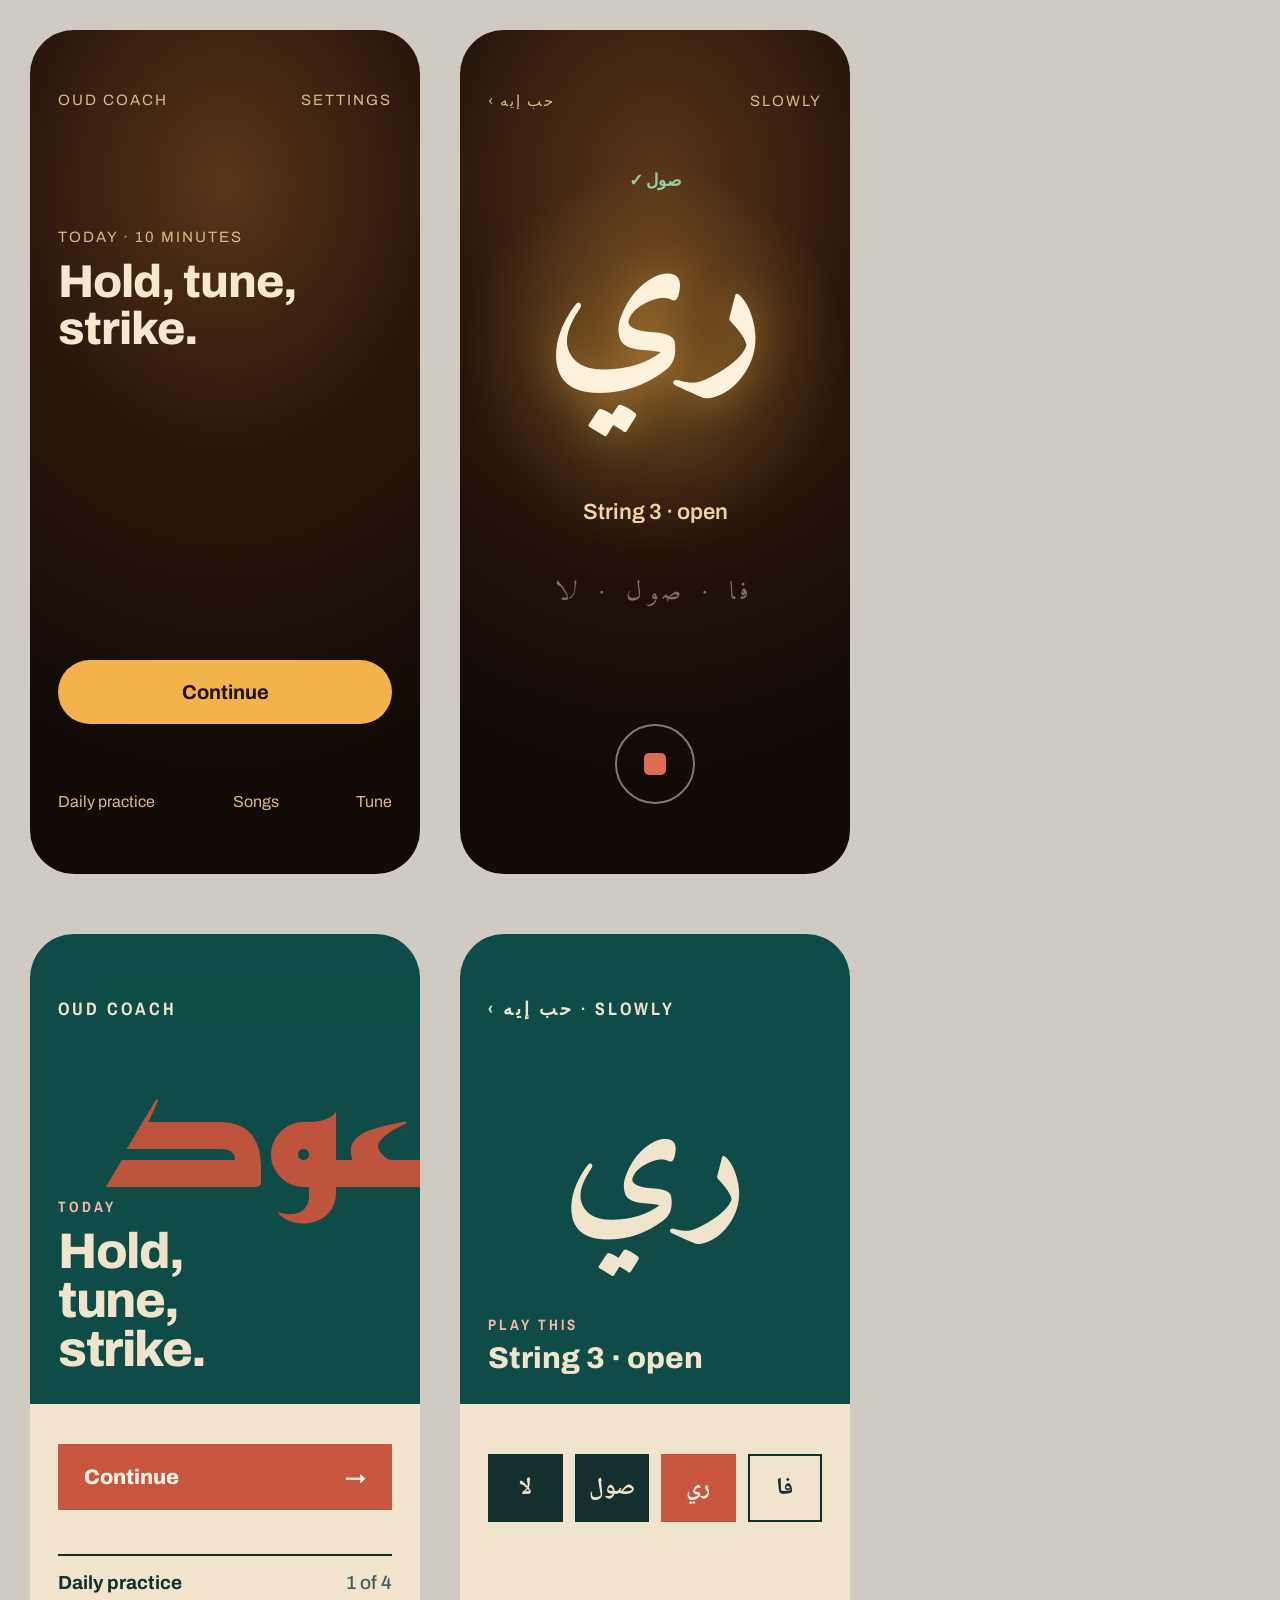
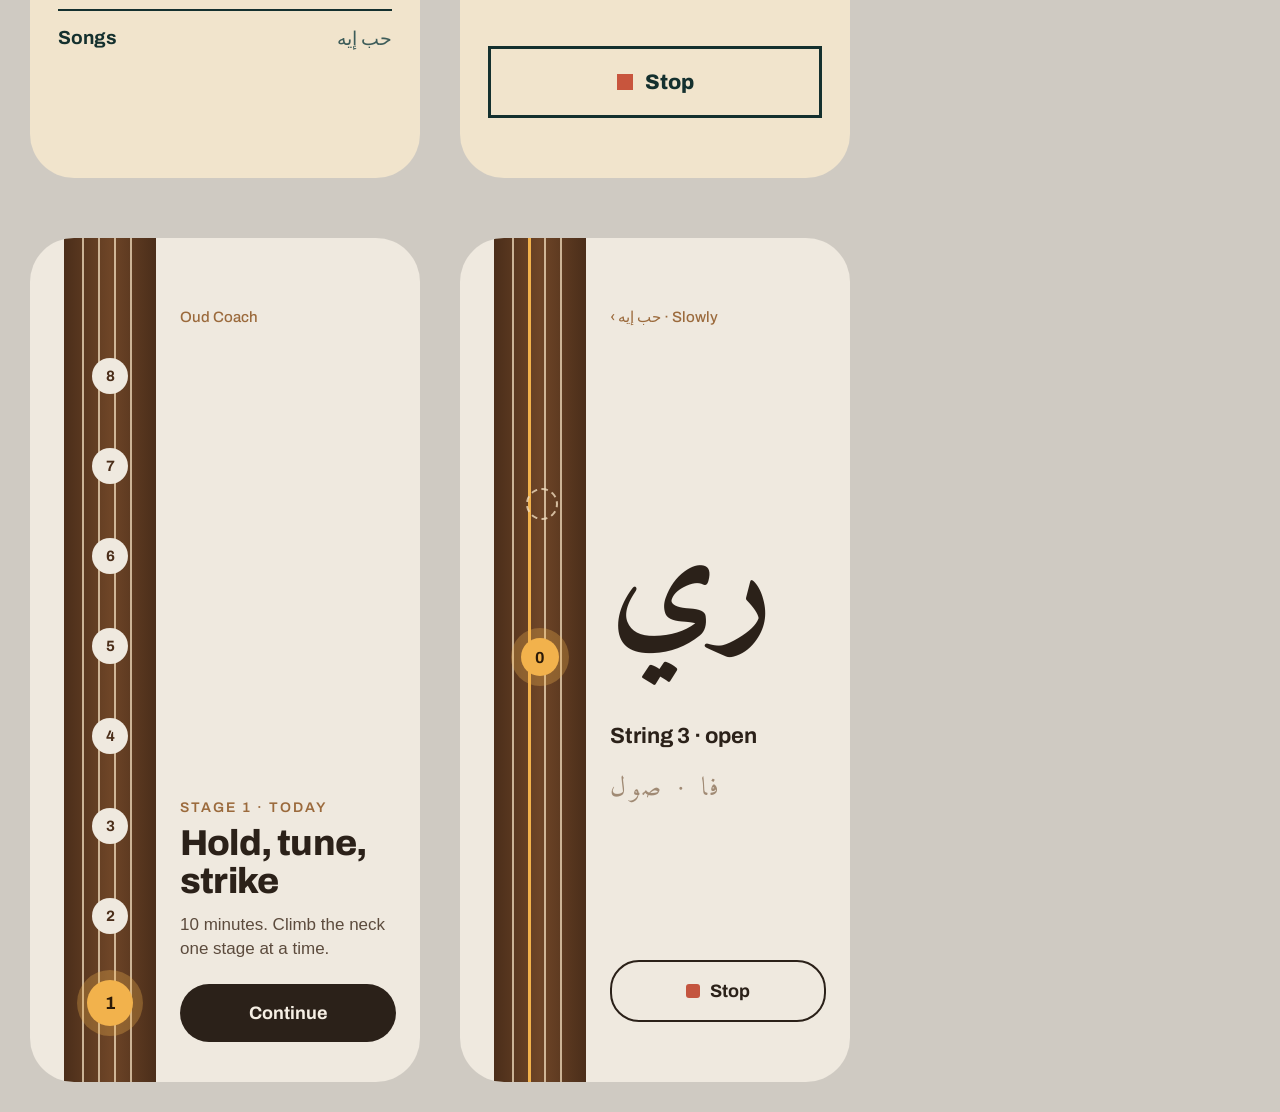
<file: tools/lab/design/directions.html>
<!doctype html>
<html lang="en"><head><meta charset="utf-8">
<title>Oud Coach: three design directions (mockups, not the app)</title>
<link rel="preconnect" href="https://fonts.googleapis.com"><link rel="preconnect" href="https://fonts.gstatic.com" crossorigin>
<link href="https://fonts.googleapis.com/css2?family=Amiri:wght@400;700&family=Noto+Naskh+Arabic:wght@600;700&family=Reem+Kufi:wght@500;700&family=Archivo:wght@500;700;800&family=Archivo+Narrow:wght@600;700&display=swap" rel="stylesheet">
<style>
/* Three directions (2026-11-27), each Home + Lesson at real iPhone size (390x844), lots of air. Mockups only. */
body { margin: 0; background: #cfcac2; font-family: -apple-system, system-ui, sans-serif; }
.dir { display: flex; gap: 40px; padding: 30px; }
.ph { width: 390px; height: 844px; border-radius: 44px; overflow: hidden; position: relative; flex: none; }
.cap { position: absolute; }
svg { display: block; }

/* ---------- A. STAGE ---------- */
.A { background: radial-gradient(120% 70% at 50% 18%, #5a3518 0%, #2a170b 45%, #120a05 100%); color: #f6e7cf; font-family: 'Archivo', sans-serif; }
.A .top { display: flex; justify-content: space-between; align-items: center; padding: 62px 28px 0; font-size: 15px; letter-spacing: 2px; text-transform: uppercase; color: #d9b98a; }
.A .day { margin: 120px 28px 0; }
.A .day small { font-size: 15px; letter-spacing: 2px; text-transform: uppercase; color: #d9b98a; }
.A .day h1 { font: 800 46px/1.02 'Archivo'; margin: 14px 0 0; letter-spacing: -1px; }
.A .go { position: absolute; left: 28px; right: 28px; bottom: 150px; height: 64px; border-radius: 32px; background: #f2b24c; color: #1d1108;
  display: flex; align-items: center; justify-content: center; font: 700 20px 'Archivo'; }
.A .more { position: absolute; left: 28px; right: 28px; bottom: 64px; display: flex; justify-content: space-between; font-size: 16px; color: #d9b98a; }
.A .glow { position: absolute; left: 50%; top: 120px; transform: translateX(-50%); width: 420px; height: 420px; border-radius: 50%;
  background: radial-gradient(circle, rgba(242,178,76,.35), rgba(242,178,76,0) 65%); }
.A .note { position: absolute; left: 0; right: 0; top: 180px; text-align: center; font: 700 190px/1 'Amiri'; color: #fff2dc; text-shadow: 0 0 40px rgba(242,178,76,.45); }
.A .where { position: absolute; left: 0; right: 0; top: 470px; text-align: center; font: 600 22px 'Archivo'; color: #f2d3a6; }
.A .next { position: absolute; left: 0; right: 0; top: 540px; text-align: center; font: 400 26px 'Amiri'; color: rgba(246,231,207,.45); letter-spacing: 6px; }
.A .stopA { position: absolute; left: 50%; bottom: 70px; transform: translateX(-50%); width: 76px; height: 76px; border-radius: 50%; border: 2px solid rgba(246,231,207,.5);
  display: grid; place-items: center; }
.A .stopA i { width: 22px; height: 22px; border-radius: 5px; background: #e06b55; }
.A .tick { position: absolute; left: 0; right: 0; top: 140px; text-align: center; font: 600 17px 'Archivo'; color: #8fd3a3; }

/* ---------- B. POSTER ---------- */
.B { background: #f1e4cc; color: #14302e; font-family: 'Archivo', sans-serif; }
.B .block { position: absolute; left: 0; right: 0; top: 0; height: 470px; background: #0f4c47; overflow: hidden; }
.B .bigar { position: absolute; right: -24px; top: 92px; font: 700 190px/1 'Reem Kufi'; color: #c8553d; opacity: .95; }
.B .top { position: absolute; left: 28px; top: 62px; font: 700 18px 'Archivo Narrow'; letter-spacing: 3px; color: #f1e4cc; text-transform: uppercase; }
.B .t1 { position: absolute; left: 28px; bottom: 30px; color: #f1e4cc; z-index: 1; }
.B .t1 small { font: 700 15px 'Archivo Narrow'; letter-spacing: 3px; text-transform: uppercase; color: #f2b9a8; }
.B .t1 h1 { font: 800 50px/0.98 'Archivo'; margin: 10px 0 0; letter-spacing: -1.5px; }
.B .go { position: absolute; left: 28px; right: 28px; top: 510px; height: 66px; background: #c8553d; color: #fff4e6; display: flex; align-items: center;
  justify-content: space-between; padding: 0 26px; font: 800 21px 'Archivo'; }
.B .list { position: absolute; left: 28px; right: 28px; top: 620px; }
.B .list div { display: flex; justify-content: space-between; padding: 16px 0; border-top: 2px solid #14302e; font: 700 19px 'Archivo'; }
.B .list span { font-weight: 500; color: #3d5c59; }
.B .lnote { position: absolute; left: 0; right: 0; top: 120px; text-align: center; font: 700 160px/1.4 'Amiri'; color: #f1e4cc; }
.B .lwhere { position: absolute; left: 28px; bottom: 30px; font: 800 30px/1.05 'Archivo'; color: #f1e4cc; }
.B .lwhere small { display: block; font: 700 15px 'Archivo Narrow'; letter-spacing: 3px; color: #f2b9a8; text-transform: uppercase; margin-bottom: 8px; }
.B .row { position: absolute; left: 28px; right: 28px; top: 520px; display: flex; gap: 12px; }
.B .row span { flex: 1; height: 64px; display: grid; place-items: center; font: 700 24px 'Noto Naskh Arabic'; border: 2px solid #14302e; }
.B .row span.ok { background: #14302e; color: #f1e4cc; }
.B .row span.now { background: #c8553d; border-color: #c8553d; color: #fff4e6; }
.B .stopB { position: absolute; left: 28px; right: 28px; bottom: 60px; height: 66px; border: 3px solid #14302e; display: flex; align-items: center; justify-content: center; gap: 12px; font: 800 21px 'Archivo'; }
.B .stopB i { width: 16px; height: 16px; background: #c8553d; }

/* ---------- C. THE NECK ---------- */
.C { background: #efe9df; color: #2b2119; font-family: 'Archivo', sans-serif; }
.C .neck { position: absolute; left: 34px; top: 0; bottom: 0; width: 92px; background: linear-gradient(90deg, #4b2e1a, #6e4527 50%, #4b2e1a); }
.C .neck i { position: absolute; top: 0; bottom: 0; width: 1.5px; background: rgba(240,220,190,.75); }
.C .stage { position: absolute; left: 62px; width: 36px; height: 36px; border-radius: 50%; background: #efe9df; color: #4b2e1a; display: grid; place-items: center; font: 700 15px 'Archivo'; }
.C .stage.done { background: #8fbf9c; color: #13321f; }
.C .stage.here { background: #f2b24c; color: #2b1a08; width: 46px; height: 46px; left: 57px; box-shadow: 0 0 0 10px rgba(242,178,76,.3); font-size: 18px; }
.C .side { position: absolute; left: 150px; right: 24px; }
.C .side small { font: 600 14px 'Archivo'; letter-spacing: 2px; text-transform: uppercase; color: #9b6a3c; }
.C .side h1 { font: 800 36px/1.05 'Archivo'; margin: 10px 0 12px; letter-spacing: -.8px; }
.C .side p { font: 400 17px/1.45 -apple-system, sans-serif; color: #5c4b3d; margin: 0 0 22px; }
.C .go { height: 58px; border-radius: 29px; background: #2b2119; color: #f6efe4; display: flex; align-items: center; justify-content: center; font: 700 18px 'Archivo'; }
.C .later { font: 500 15px 'Archivo'; color: #9b6a3c; }
.C .fing { position: absolute; left: 61px; width: 38px; height: 38px; border-radius: 50%; background: #f2b24c; box-shadow: 0 0 0 10px rgba(242,178,76,.3); display: grid; place-items: center; font: 700 16px 'Archivo'; color: #2b1a08; }
.C .ghost { position: absolute; left: 66px; width: 28px; height: 28px; border-radius: 50%; border: 2px dashed rgba(240,220,190,.8); }
.C .lnote { font: 700 140px/1.45 'Amiri'; margin: 0; height: 190px; }
.C .lwhere { font: 700 22px 'Archivo'; margin-top: 46px; }
.C .lnext { font: 400 26px 'Amiri'; color: #a08a74; letter-spacing: 4px; margin-top: 18px; }
.C .stopC { position: absolute; left: 150px; right: 24px; bottom: 60px; height: 58px; border-radius: 29px; border: 2px solid #2b2119; display: flex; align-items: center; justify-content: center; gap: 10px; font: 700 18px 'Archivo'; }
.C .stopC i { width: 14px; height: 14px; border-radius: 3px; background: #c4553f; }
</style></head>
<body>

<!-- A. STAGE -->
<div class="dir" id="dirA">
  <div class="ph A">
    <div class="top"><span>Oud Coach</span><span>Settings</span></div>
    <div class="day"><small>Today · 10 minutes</small><h1>Hold, tune,<br>strike.</h1></div>
    <div class="go">Continue</div>
    <div class="more"><span>Daily practice</span><span>Songs</span><span>Tune</span></div>
  </div>
  <div class="ph A">
    <div class="glow"></div>
    <div class="top"><span>‹ حب إيه</span><span>Slowly</span></div>
    <div class="tick">✓ صول</div>
    <div class="note">ري</div>
    <div class="where">String 3 · open</div>
    <div class="next">فا · صول · لا</div>
    <div class="stopA"><i></i></div>
  </div>
</div>

<!-- B. POSTER -->
<div class="dir" id="dirB">
  <div class="ph B">
    <div class="block"><div class="bigar">عود</div><div class="top">Oud Coach</div>
      <div class="t1"><small>Today</small><h1>Hold,<br>tune,<br>strike.</h1></div></div>
    <div class="go"><span>Continue</span><span>→</span></div>
    <div class="list"><div>Daily practice <span>1 of 4</span></div><div>Songs <span>حب إيه</span></div></div>
  </div>
  <div class="ph B">
    <div class="block"><div class="top">‹ حب إيه · Slowly</div><div class="lnote">ري</div>
      <div class="lwhere"><small>Play this</small>String 3 · open</div></div>
    <div class="row"><span class="ok">لا</span><span class="ok">صول</span><span class="now">ري</span><span>فا</span></div>
    <div class="stopB"><i></i>Stop</div>
  </div>
</div>

<!-- C. THE NECK -->
<div class="dir" id="dirC">
  <div class="ph C">
    <div class="neck"><i style="left:18px"></i><i style="left:34px"></i><i style="left:50px"></i><i style="left:66px"></i></div>
    <div class="stage" style="top:120px">8</div><div class="stage" style="top:210px">7</div><div class="stage" style="top:300px">6</div>
    <div class="stage" style="top:390px">5</div><div class="stage" style="top:480px">4</div><div class="stage" style="top:570px">3</div>
    <div class="stage" style="top:660px">2</div><div class="stage here" style="top:742px">1</div>
    <div class="side" style="top:560px"><small>Stage 1 · today</small><h1>Hold, tune, strike</h1><p>10 minutes. Climb the neck one stage at a time.</p><div class="go">Continue</div></div>
    <div class="side" style="top:70px"><span class="later">Oud Coach</span></div>
  </div>
  <div class="ph C">
    <div class="neck"><i style="left:18px"></i><i style="left:34px;background:#f2b24c;width:3px"></i><i style="left:50px"></i><i style="left:66px"></i></div>
    <div class="ghost" style="top:250px"></div>
    <div class="fing" style="top:400px">0</div>
    <div class="side" style="top:70px"><span class="later">‹ حب إيه · Slowly</span></div>
    <div class="side" style="top:250px"><div class="lnote">ري</div><div class="lwhere">String 3 · open</div><div class="lnext">فا · صول</div></div>
    <div class="stopC"><i></i>Stop</div>
  </div>
</div>
</body></html>
</file>
<file: style.css>
[hidden] { display: none !important; }
/* Design D "Stage" (owner, 2026-11-27; docs/memory/quality.md): dark wood under a warm spotlight, brass, one font.
   Dark on every phone: the owner chose this look; the old light colours were removed on purpose. */
:root {
  --bg: #120a05; --card: #21150c; --card2: #2c1d11; --line: #3b2a1c;
  --text: #f6e7cf; --muted: #c9ae88; --gold: #f2b24c; --gold-soft: #f2b24c33; --on-gold: #1d1108;
  --ok: #8fd3a3; --ok-soft: #8fd3a333; --warn: #f2b24c; --bad: #e06b55; --bad-soft: #e06b5533; --info: #8fb8e0;
  --radius: 18px;
  --ui: 'Archivo', -apple-system, BlinkMacSystemFont, 'Segoe UI', Roboto, sans-serif;
  --ar: 'Noto Naskh Arabic', 'Geeza Pro', 'Damascus', serif;
  --ar-big: 'Amiri', 'Noto Naskh Arabic', serif;
  color-scheme: dark;
}
* { box-sizing: border-box; -webkit-tap-highlight-color: transparent; }
html, body { margin: 0; background: var(--bg); color: var(--text); font: 17px/1.45 var(--ui); }
body { background: radial-gradient(130% 55% at 50% 0%, #4a2b14 0%, #241409 46%, var(--bg) 100%) no-repeat, var(--bg); min-height: 100vh; }
body { padding-bottom: env(safe-area-inset-bottom); }
button, select { font: inherit; color: inherit; }
button { touch-action: manipulation; }
.muted { color: var(--muted); }
.small { font-size: 14px; }
.ar { font-family: var(--ar); }

/* ---- screens and top bar ---- */
.bar { position: sticky; top: 0; z-index: 6; display: flex; align-items: center; justify-content: space-between; gap: 8px;
  background: var(--bg); padding: calc(8px + env(safe-area-inset-top)) 10px 8px; border-bottom: 1px solid var(--line); }
.brand { font-weight: 800; font-size: 19px; padding: 6px; }
.logo { color: var(--gold); }
.bar-title { font-weight: 700; text-align: center; flex: 1; min-width: 0; white-space: nowrap; overflow: hidden; text-overflow: ellipsis; }
.bar-title .ar { font-size: 20px; }
.icon-btn { width: 44px; height: 44px; border: 0; background: none; font-size: 28px; line-height: 1; cursor: pointer; color: var(--gold); display: grid; place-items: center; }
.wrap { max-width: 640px; margin: 0 auto; padding: 14px 16px 24px; }
.lead { color: var(--muted); margin: 4px 0 16px; }
.lead b { color: var(--text); }
.sub { color: var(--muted); margin: 0 0 12px; font-size: 15px; }
.label { font-size: 13px; color: var(--muted); margin: 18px 0 6px; text-transform: uppercase; letter-spacing: .6px; }

/* ---- home ---- */
.song-card { display: flex; flex-direction: column; gap: 4px; width: 100%; text-align: left; cursor: pointer;
  background: var(--card); border: 1px solid var(--line); border-radius: var(--radius); padding: 16px; margin: 0 0 12px; }
.song-card:active { transform: scale(.99); }
.sc-ar { font-family: var(--ar); font-size: 30px; line-height: 1.25; font-weight: 700; }
.sc-en { color: var(--muted); font-size: 15px; }
.progress { display: block; height: 6px; background: var(--card2); border-radius: 99px; overflow: hidden; margin: 10px 0 4px; }
.progress i { display: block; height: 100%; background: var(--gold); border-radius: 99px; }
.sc-foot { display: flex; justify-content: space-between; font-size: 14px; color: var(--muted); }
.sc-foot b { color: var(--gold); font-size: 16px; }
.tools { display: grid; grid-template-columns: 1fr 1fr; gap: 12px; margin-top: 6px; }
.tool { display: flex; flex-direction: column; align-items: flex-start; gap: 2px; text-align: left; cursor: pointer;
  background: var(--card); border: 1px solid var(--line); border-radius: var(--radius); padding: 14px; }
.tool span { font-size: 24px; }
.tool small { color: var(--muted); font-size: 13px; }
.wanted { padding: 8px 2px; border-bottom: 1px solid var(--line); font-size: 15px; }
.wanted .ar { font-size: 19px; }

/* ---- song: the path ---- */
.seg { display: flex; border: 1px solid var(--line); border-radius: 14px; overflow: hidden; background: var(--card); }
.seg button { flex: 1; border: 0; background: none; padding: 10px 6px; cursor: pointer; font-size: 15px; white-space: nowrap; }
.seg button.on { background: var(--gold-soft); font-weight: 700; color: var(--gold); }
.seg.full { margin-bottom: 14px; }
.path-row { display: grid; grid-template-columns: 40px 1fr auto; align-items: center; gap: 12px; width: 100%; text-align: left; cursor: pointer;
  background: var(--card); border: 1px solid var(--line); border-radius: var(--radius); padding: 12px 14px; margin: 0 0 10px; }
.pr-num { width: 40px; height: 40px; border-radius: 50%; display: grid; place-items: center; font-weight: 800; background: var(--card2); color: var(--muted); }
.path-row.done .pr-num { background: var(--ok-soft); color: var(--ok); }
.path-row.next { border-color: var(--gold); box-shadow: 0 0 0 1px var(--gold); }
.path-row.next .pr-num { background: var(--gold); color: var(--on-gold); }
.pr-body { display: flex; flex-direction: column; min-width: 0; }
.pr-body em { font-style: normal; font-size: 12px; font-weight: 800; color: var(--on-gold); background: var(--gold); border-radius: 99px; padding: 1px 8px; margin-left: 6px; vertical-align: 2px; }
.pr-notes { font-family: var(--ar); font-size: 19px; color: var(--muted); white-space: nowrap; overflow: hidden; text-overflow: ellipsis; text-align: right; }
.whole .pr-notes { font-family: inherit; font-size: 14px; text-align: left; }
.pr-notes sub { font-family: -apple-system, sans-serif; font-size: 11px; color: var(--gold); }
.pr-stars { color: var(--gold); font-size: 18px; letter-spacing: 1px; }

/* ---- lesson ---- */
.steps { display: grid; grid-template-columns: repeat(3, 1fr); gap: 6px; }
.steps button { border: 1px solid var(--line); background: var(--card); border-radius: 14px; padding: 8px 4px; cursor: pointer;
  display: flex; align-items: center; justify-content: center; gap: 6px; font-size: 15px; font-weight: 600; color: var(--muted); }
.steps i { font-style: normal; width: 22px; height: 22px; border-radius: 50%; display: grid; place-items: center; font-size: 13px; background: var(--card2); }
.steps button.ok i { background: var(--ok); color: #fff; }
.steps button.ok i { font-size: 0; }
.steps button.ok i::after { content: '✓'; font-size: 13px; }
.steps button.on { border-color: var(--gold); color: var(--text); background: var(--gold-soft); }
.steps button.on:not(.ok) i { background: var(--gold); color: var(--on-gold); }
.step-hint { color: var(--muted); font-size: 14px; margin: 8px 2px; text-align: center; line-height: 1.3; }

.big { text-align: center; background: var(--card); border: 1px solid var(--line); border-radius: 22px; padding: 6px 12px 10px; transition: border-color .2s; }
.big-note { font-family: var(--ar); font-size: 92px; line-height: 1.1; font-weight: 700; color: var(--gold); min-height: 100px; }
.big-where { font-size: 22px; font-weight: 700; min-height: 30px; }
.neck { max-width: 250px; margin: 2px auto 0; }
#lesson[data-step=time] .neck { max-width: 200px; }
#lesson[data-step=time] .big-note { font-size: 76px; min-height: 84px; }
.neck svg { width: 100%; display: block; }
.neck .str { stroke: var(--line); stroke-width: 2; }
.neck .str.on { stroke: var(--gold); stroke-width: 4; }
.neck .nut { fill: var(--muted); }
.neck .sn { fill: var(--muted); font-size: 13px; text-anchor: middle; }
.neck .sn.on { fill: var(--gold); font-weight: 800; }
.neck .dot { fill: var(--gold); }
.neck .fn { fill: var(--on-gold); font-size: 15px; font-weight: 800; text-anchor: middle; }
.neck .ring { fill: var(--bg); stroke: var(--gold); stroke-width: 2.5; }
.neck .fo { fill: var(--gold); font-size: 8px; font-weight: 800; text-anchor: middle; }
.big-next { color: var(--muted); min-height: 24px; font-size: 15px; }
.big-next .ar { font-size: 20px; }
.big.good { animation: pop .35s ease; border-color: var(--ok); }
.big.bad { animation: shake .35s ease; border-color: var(--bad); }
@keyframes pop { 0% { transform: scale(1); } 40% { transform: scale(1.03); } 100% { transform: scale(1); } }
@keyframes shake { 0%, 100% { transform: none; } 30% { transform: translateX(-8px); } 60% { transform: translateX(8px); } }

.flash { position: fixed; inset: 0; pointer-events: none; z-index: 20; opacity: 0; }
.flash.good { background: var(--ok); animation: flash .45s ease-out; }
.flash.bad { background: var(--bad); animation: flash .45s ease-out; }
@keyframes flash { 0% { opacity: .32; } 100% { opacity: 0; } }

.strip { display: flex; gap: 8px; direction: rtl; overflow-x: auto; padding: 14px 2px 6px; scrollbar-width: none; }
.strip::-webkit-scrollbar { display: none; }
.strip .br { flex: 0 0 2px; background: var(--line); border-radius: 2px; margin: 4px 2px; }
.chip { flex: 0 0 auto; min-width: 52px; border: 1px solid var(--line); background: var(--card2); border-radius: 14px;
  padding: 4px 8px; text-align: center; cursor: pointer; position: relative; direction: ltr; }
.chip .ar { font-size: 24px; line-height: 1.3; display: block; }
.chip.grace { transform: scale(.8); opacity: .7; }
.chip.multi { border-color: var(--gold); }
.chip .x, .lchip .x { position: absolute; top: -8px; left: -6px; background: var(--gold); color: var(--on-gold); font-size: 11px; font-weight: 800;
  border-radius: 99px; padding: 1px 6px; }
.chip.now { background: var(--gold); color: var(--on-gold); border-color: var(--gold); }
.chip.ok { background: var(--ok-soft); border-color: var(--ok); }
.chip.bad { background: var(--bad-soft); border-color: var(--bad); }

.lane { position: relative; height: 84px; margin: 0 0 10px; background: var(--card); border: 1px solid var(--line); border-radius: 18px; overflow: hidden; }
.lane .hit { position: absolute; top: 8px; bottom: 8px; left: 80%; width: 3px; margin-left: -1.5px; background: var(--gold); border-radius: 2px; box-shadow: 0 0 10px var(--gold); }
.lchip { position: absolute; left: 0; top: 15px; width: 48px; height: 52px; border-radius: 14px; display: grid; place-items: center;
  background: var(--card2); border: 1px solid var(--line); will-change: transform; }
.lchip .ar { font-size: 24px; }
.lchip.grace { height: 38px; top: 22px; opacity: .6; }
.lchip.ok { background: var(--ok); color: #fff; border-color: var(--ok); }
.lchip.bad { background: var(--bad); color: #fff; border-color: var(--bad); }
.lchip.miss { opacity: .35; border-style: dashed; }

.mic { display: flex; align-items: center; gap: 10px; margin: 4px 2px 0; font-size: 14px; color: var(--muted); }
.mic-dot { width: 10px; height: 10px; border-radius: 50%; background: var(--bad); animation: blink 1.2s infinite; }
@keyframes blink { 50% { opacity: .3; } }
.lvl { flex: 1; height: 8px; background: var(--card2); border-radius: 99px; overflow: hidden; }
.lvl i { display: block; height: 100%; width: 0; background: var(--ok); transition: width .08s linear; }
.hear b { font-family: var(--ar); font-size: 22px; color: var(--text); display: inline-block; min-width: 34px; text-align: center; }
.msg { min-height: 0; font-size: 18px; font-weight: 700; text-align: center; margin: 2px 0 0; line-height: 1.3; }
.msg:empty { display: none; }
.msg.good { color: var(--ok); } .msg.bad { color: var(--bad); } .msg.warn { color: var(--warn); }
.speeds { margin: 10px 0 0; }

.result { text-align: center; background: var(--card); border: 1px solid var(--line); border-radius: 22px; padding: 14px; margin-top: 12px; }
.r-stars { color: var(--gold); font-size: 30px; letter-spacing: 4px; min-height: 8px; }
.r-big { font-size: 44px; font-weight: 800; line-height: 1.1; }
.r-sub { color: var(--muted); }
.r-tip { margin: 10px 0 4px; font-size: 16px; }
.r-tip .ar { font-size: 19px; }
.r-links { display: flex; justify-content: center; gap: 18px; margin-top: 8px; }
.link { border: 0; background: none; color: var(--gold); font-weight: 700; cursor: pointer; padding: 8px 4px; font-size: 15px; }

.actions { position: sticky; bottom: 0; z-index: 5; display: flex; gap: 10px; align-items: stretch;
  background: linear-gradient(transparent, var(--bg) 22%); padding: 18px 0 calc(12px + env(safe-area-inset-bottom)); margin-top: 6px; }
.btn { border: 1px solid var(--line); background: var(--card); border-radius: 16px; padding: 12px 16px; cursor: pointer; font-weight: 600; }
.btn.primary { background: var(--gold); color: var(--on-gold); border-color: var(--gold); font-weight: 800; }
.btn.huge { flex: 1; font-size: 20px; padding: 17px 16px; }
.btn.second { flex: 0 0 auto; }
.btn.ghost { background: transparent; color: var(--muted); }
.btn.wide { width: 100%; }
.btn.rec { background: var(--bad); border-color: var(--bad); color: #fff; }

/* ---- real recording ---- */
.real-stage { position: relative; border-radius: 18px; overflow: hidden; background: #000; margin-bottom: 8px; border: 1px solid var(--line); }
.real-stage video { display: block; width: 100%; max-height: 30vh; object-fit: contain; background: #000; }
.real-hud { position: absolute; left: 0; right: 0; bottom: 0; padding: 18px 12px 8px; pointer-events: none;
  background: linear-gradient(transparent, rgba(18, 10, 5, .88) 58%); display: flex; align-items: baseline; justify-content: space-between; gap: 10px; }
.real-note { display: flex; align-items: baseline; gap: 10px; }
.real-note .rn-ar { font-family: var(--ar-big); font-size: 46px; line-height: 1; font-weight: 700; color: #fff2dc;
  text-shadow: 0 0 24px rgba(242, 178, 76, .55), 0 2px 8px #000; }
.real-note .rn-where { font: 700 14px var(--ui); color: var(--gold); background: rgba(29, 17, 8, .82); border: 1px solid var(--gold);
  border-radius: 99px; padding: 3px 10px; white-space: nowrap; }
.real-next { font-size: 13px; color: var(--muted); white-space: nowrap; text-shadow: 0 1px 6px #000; }
.real-next .ar { font-size: 18px; color: var(--text); }
#lesson.has-real .big { flex: 0 0 auto; padding: 2px 8px 4px; }
#lesson.has-real .big-note, #lesson.has-real .big-where, #lesson.has-real .big-next { display: none; }
#lesson.has-real .neck svg { max-height: 18vh; }

/* ---- tuner ---- */
.card { background: var(--card); border: 1px solid var(--line); border-radius: var(--radius); padding: 16px; margin: 0 0 12px; }
.tuner { text-align: center; }
.tu-string { font-size: 18px; color: var(--muted); }
.tu-note { font-family: var(--ar); font-size: 64px; line-height: 1.2; }
.tu-dial { position: relative; height: 54px; margin: 10px 6px; border-radius: 12px;
  background: linear-gradient(90deg, var(--bad) 0, var(--warn) 30%, var(--ok) 45%, var(--ok) 55%, var(--warn) 70%, var(--bad) 100%); opacity: .9; }
.tu-zero { position: absolute; left: 50%; top: 0; bottom: 0; width: 2px; background: var(--text); }
.tu-needle { position: absolute; top: -6px; bottom: -6px; width: 6px; left: calc(50% - 3px); background: var(--text); border-radius: 3px; transition: left .1s linear; }
.tu-prompt { font-family: -apple-system, sans-serif; font-size: 20px; color: var(--muted); }
.tu-cents { font-size: 22px; font-weight: 700; min-height: 30px; }
.strings { list-style: none; padding: 0; display: grid; grid-template-columns: repeat(3, 1fr); gap: 8px; }
.strings li { background: var(--card); border: 1px solid var(--line); border-radius: 14px; padding: 8px; text-align: center; }
.strings li .ar { font-family: var(--ar); font-size: 22px; display: block; }
.strings li small { color: var(--muted); }
.strings li.ok { border-color: var(--ok); } .strings li.off { border-color: var(--warn); }
.s5 { display: block; margin: 8px 0; color: var(--muted); }
.s5 select { margin-left: 6px; background: var(--card); border: 1px solid var(--line); border-radius: 10px; padding: 6px 8px; }

/* ---- sheets ---- */
.sheet { position: fixed; inset: 0; background: #0009; display: flex; align-items: flex-end; justify-content: center; z-index: 30; }
.sheet-box { background: var(--card); width: 100%; max-width: 600px; border-radius: 22px 22px 0 0; padding: 14px 16px calc(18px + env(safe-area-inset-bottom)); }
.sheet-head { display: flex; justify-content: space-between; align-items: center; margin-bottom: 4px; font-size: 18px; }
.sheet-scroll { max-height: 74vh; overflow-y: auto; }
.pill-row { display: flex; gap: 12px; align-items: flex-start; background: var(--card2); border: 1px solid var(--line); border-radius: 14px; padding: 12px; cursor: pointer; }
.pill-row input { width: 22px; height: 22px; accent-color: var(--gold); margin-top: 2px; flex: 0 0 auto; }
.pill-row small { display: block; color: var(--muted); font-size: 14px; }
.ver-row { display: block; width: 100%; text-align: left; background: var(--card2); border: 1px solid var(--line); border-radius: 14px;
  padding: 10px 12px; margin: 0 0 8px; cursor: pointer; }
.ver-row.on { border-color: var(--gold); box-shadow: 0 0 0 1px var(--gold); }
.ver-row small { display: block; color: var(--muted); margin-top: 3px; font-size: 14px; }
.tag { font-size: 11px; font-weight: 800; border-radius: 99px; padding: 2px 8px; margin-left: 6px; vertical-align: 2px; }
.tag.measured { background: var(--ok-soft); color: var(--ok); }
.tag.notes { background: #7fb2e533; color: var(--info); }
.tag.real, .tag.best { background: var(--gold-soft); color: var(--gold); }
.more-vers summary { cursor: pointer; color: var(--muted); padding: 8px 2px; }
.weak { display: flex; flex-wrap: wrap; gap: 8px; }
.weak-chip { background: var(--card2); border: 1px solid var(--line); border-radius: 12px; padding: 6px 10px; display: flex; flex-direction: column; align-items: center; }
.weak-chip .ar { font-size: 22px; }
.weak-chip small { color: var(--muted); font-size: 12px; }
.history { list-style: none; padding: 0; margin: 8px 0; }
.history li { display: flex; justify-content: space-between; gap: 8px; padding: 10px 0; border-bottom: 1px solid var(--line); font-size: 14px; flex-wrap: wrap; }
.take-info { display: flex; flex-direction: column; gap: 2px; min-width: 0; }
.take-info .ar { font-size: 17px; }
.take-act { display: flex; gap: 4px; align-items: center; }

.toast { position: fixed; left: 16px; right: 16px; bottom: calc(96px + env(safe-area-inset-bottom)); max-width: 560px; margin: 0 auto; z-index: 40;
  background: var(--card2); border: 1px solid var(--line); border-radius: 14px; padding: 12px 14px; box-shadow: 0 6px 24px #0006; }

@media (max-width: 380px) {
  .big-note { font-size: 88px; min-height: 104px; }
  .steps button { font-size: 14px; gap: 4px; }
}
@media (min-height: 800px) { .big-note { font-size: 110px; } .neck { max-width: 290px; } }

/* ---- round 2 (reviewers): fit the screen, readable from the stand, calmer feedback ---- */
#lesson .lesson-wrap { display: flex; flex-direction: column; min-height: calc(100dvh - 61px - env(safe-area-inset-top)); padding-bottom: 0; }
#lesson .actions { margin-top: auto; }
.big { position: relative; flex: 1 1 auto; display: flex; flex-direction: column; justify-content: center; min-height: 0; }
.big-note { font-size: clamp(64px, 12.5vh, 150px); min-height: 0; line-height: 1.25; }
.big-where { font-size: clamp(19px, 2.8vh, 28px); }
.big-next { font-size: 17px; }
.big-next .ar { font-size: 22px; color: var(--text); }
.msg { font-size: 18px; margin: 4px 0 0; }
.mark { position: absolute; right: 14px; top: 30%; font-size: 64px; font-weight: 900; line-height: 1; opacity: 0; pointer-events: none; }
.mark.good { color: var(--ok); animation: markin .9s ease-out; }
.mark.bad { color: var(--bad); animation: markin .9s ease-out; }
@keyframes markin { 0% { opacity: 1; transform: scale(1.3); } 60% { opacity: 1; transform: scale(1); } 100% { opacity: 0; } }

.neck { width: 100%; max-width: 420px; margin: 4px auto 0; }
.neck .str { stroke: var(--muted); opacity: .6; }
.neck .str.on { stroke: var(--gold); opacity: 1; }
.neck .sn { font-size: 16px; font-weight: 700; }
.neck .lbl { fill: var(--muted); font-size: 11px; text-anchor: middle; }
.neck .fn { font-size: 18px; }
.neck .fo { font-size: 14px; }
.neck .ring { stroke-width: 3; }
.neck.pulse .dot, .neck.pulse .ring { animation: npulse 1s ease-in-out infinite; transform-box: fill-box; transform-origin: center; }
@keyframes npulse { 50% { transform: scale(1.35); } }

.btn.stop { background: var(--card2); color: var(--text); border-color: var(--line); }
.btn.stop .bi { color: var(--bad); stroke: var(--bad); }
/* button icons (js/icons.js): line icons in the home-tile style instead of emoji */
.bi { width: 1.15em; height: 1.15em; vertical-align: -0.2em; margin-right: .38em; flex: 0 0 auto; fill: none; stroke: currentColor;
  stroke-width: 2.1; stroke-linecap: round; stroke-linejoin: round; }

/* In time: the lane leads, the card is small, no full-screen flash */
#lesson[data-step=time] .neck { display: none; }
#lesson[data-step=time] .big { flex: 0 0 auto; padding: 4px 12px 8px; }
#lesson[data-step=time] .big-note { font-size: clamp(56px, 9vh, 96px); }
.lane { height: clamp(110px, 18vh, 170px); }
.lchip { width: 60px; height: 68px; top: calc(50% - 34px); border-radius: 16px; }
.lchip .ar { font-size: 32px; }
.lchip.grace { width: 48px; height: 50px; top: calc(50% - 25px); }
.lchip.grace .ar { font-size: 24px; }
.lchip.ok { color: #0b2a16; }
.lane .hit { width: 4px; margin-left: -2px; }
.lane.hitgood .hit { animation: hitg .35s ease-out; }
.lane.hitbad .hit { animation: hitb .35s ease-out; }
@keyframes hitg { 0% { background: var(--ok); box-shadow: 0 0 24px 8px var(--ok); } }
@keyframes hitb { 0% { background: var(--bad); box-shadow: 0 0 24px 8px var(--bad); } }
.count-in { position: absolute; inset: 0; display: grid; place-items: center; font-size: 64px; font-weight: 900; color: var(--gold); pointer-events: none; text-shadow: 0 2px 12px var(--bg); }
.count-in:empty { display: none; }

/* when a result shows it takes the card's place */
#lesson.showing-result .big, #lesson.showing-result .lane, #lesson.showing-result .strip,
#lesson.showing-result .speeds, #lesson.showing-result .step-hint { display: none; }
.result { flex: 1 1 auto; display: flex; flex-direction: column; justify-content: center; margin-top: 10px; }
.r-head { font-size: 28px; font-weight: 800; line-height: 1.2; margin-top: 4px; }
.r-sub { font-size: 16px; margin-top: 4px; }
.r-tip { font-size: 18px; line-height: 1.4; }
.r-tip .ar { font-size: 22px; }
.r-stars { font-size: 40px; }

.seg-label { align-self: center; padding: 0 4px 0 10px; color: var(--muted); font-size: 13px; }
.speeds button { padding: 9px 2px; font-size: 14px; }
.pr-notes.plain { font-family: inherit; font-size: 14px; text-align: left; }
.hear b, #hear { font-size: 26px; }
#hear small { font-size: 13px; color: var(--warn); }
.ghost-b { background: var(--card2); margin-top: 12px; }
.intro { padding-left: 20px; margin: 6px 0 10px; }
.intro li { margin: 10px 0; line-height: 1.45; }
.intro-acts { display: flex; gap: 10px; }
.actions .btn.second { padding: 12px 12px; }
.sub { line-height: 1.5; }

/* iPad / landscape: note and neck on the left, everything else on the right */
@media (min-width: 760px) {
  #lesson .lesson-wrap { max-width: 1040px; display: grid; grid-template-columns: 1.1fr 1fr;
    grid-template-rows: auto auto auto auto auto auto 1fr auto; column-gap: 24px; }
  #lesson .steps, #lesson .step-hint { grid-column: 1 / -1; }
  #lesson .big, #lesson .real-stage { grid-column: 1; grid-row: 3 / -1; align-self: stretch; margin-bottom: 14px; }
  #lesson.has-real .real-stage { grid-row: 3 / 7; align-self: start; margin-bottom: 8px; }
  #lesson.has-real .big { grid-row: 7 / -1; align-self: start; }
  #lesson .lane, #lesson .strip, #lesson .speeds, #lesson .result { grid-column: 2; align-self: start; }
  #lesson .actions { grid-column: 2; grid-row: -2; align-self: end; }
  #lesson .big-note, #lesson[data-step=time] .big-note { font-size: clamp(110px, 18vh, 190px); }
  #lesson[data-step=time] .big { flex: 1 1 auto; }
  #lesson.showing-result .result { grid-column: 1 / -1; grid-row: 3; }
  .wrap { max-width: 760px; }
}

#lesson.practising .speeds, #lesson.practising .step-hint { display: none; }
.neck svg { max-height: 25vh; }

/* versions on the song screen */
.vchips { display: flex; gap: 8px; overflow-x: auto; padding: 2px 0 12px; scrollbar-width: none; }
.vchips::-webkit-scrollbar { display: none; }
.vchip { flex: 0 0 auto; border: 1px solid var(--line); background: var(--card); border-radius: 999px; padding: 9px 14px; font-size: 15px; cursor: pointer; white-space: nowrap; }
.vchip i { font-style: normal; font-size: 12px; color: var(--gold); font-weight: 700; }
.vchip.on { background: var(--gold); border-color: var(--gold); color: var(--on-gold); font-weight: 700; }
.vchip.on i { color: var(--on-gold); }
.vchip.more { color: var(--muted); border-style: dashed; }

/* string and finger on every note chip (owner, 2026-11-23) */
.chip .sf, .lchip .sf { display: block; font-size: 11px; font-weight: 700; color: var(--muted); letter-spacing: .2px; line-height: 1.1; white-space: nowrap; }
.chip.now .sf { color: var(--on-gold); }
.lchip { flex-direction: column; display: flex; align-items: center; justify-content: center; }
.lchip .ar { line-height: 1.1; }
.lchip.ok .sf, .lchip.bad .sf { color: inherit; }
.lchip { width: 64px; }

/* repeat until right: the countdown under a result */
.again-in { margin-top: 12px; padding: 10px 12px; border-radius: 14px; background: var(--gold-soft); color: var(--text); font-size: 16px; }
.again-in b { color: var(--gold); font-size: 20px; }
.again-in .link { margin-left: 8px; }

/* daily practice */
.daily-card { width: 100%; text-align: left; cursor: pointer; display: flex; justify-content: space-between; align-items: center; gap: 10px;
  background: var(--gold-soft); border: 1px solid var(--gold); border-radius: var(--radius); padding: 14px 16px; margin: 0 0 6px; }
.daily-card b { font-size: 18px; } .daily-card small { display: block; color: var(--muted); font-size: 14px; }
.daily-card .go { color: var(--gold); font-weight: 800; white-space: nowrap; }
.day-row { display: grid; grid-template-columns: 40px 1fr auto; gap: 12px; align-items: center; width: 100%; text-align: left; cursor: pointer;
  background: var(--card); border: 1px solid var(--line); border-radius: var(--radius); padding: 12px 14px; margin: 0 0 10px; }
.day-row .pr-num { width: 40px; height: 40px; }
.day-row.done .pr-num { background: var(--ok-soft); color: var(--ok); }
.day-row small { display: block; color: var(--muted); font-size: 14px; }
/* steady picking */
.pace-big { text-align: center; background: var(--card); border: 1px solid var(--line); border-radius: 22px; padding: 16px 12px; }
.pace-dot { width: 64px; height: 64px; border-radius: 50%; margin: 0 auto; background: var(--card2); border: 2px solid var(--line); transition: background .05s; }
.pace-dot.on { background: var(--gold); border-color: var(--gold); }
.pace-count { font-size: 56px; font-weight: 900; color: var(--gold); min-height: 66px; line-height: 1.2; }
.pace-lane { position: relative; height: 54px; margin: 6px 4px; border-radius: 12px; background: var(--card2); overflow: hidden; }
.pace-lane .pl-mid { position: absolute; left: 50%; top: 6px; bottom: 6px; width: 3px; margin-left: -1.5px; background: var(--gold); border-radius: 2px; }
.pace-lane .pl-l, .pace-lane .pl-r { position: absolute; bottom: 3px; font-size: 11px; color: var(--muted); }
.pace-lane .pl-l { left: 8px; } .pace-lane .pl-r { right: 8px; }
.pdot { position: absolute; top: 18px; width: 14px; height: 14px; margin-left: -7px; border-radius: 50%; background: var(--muted); opacity: .9; }
.pdot.ok { background: var(--ok); } .pdot.early, .pdot.late { background: var(--warn); } .pdot.miss { background: var(--bad); }
.pace-row { display: flex; align-items: center; justify-content: center; gap: 12px; margin: 12px 0 4px; }
.pace-bpm { font-size: 22px; min-width: 110px; text-align: center; }

/* risha patterns */
.pats .label { margin: 8px 0 4px; }
.pats .seg button { font-size: 14px; padding: 9px 4px; }
.pats .seg .ar { font-size: 16px; }
.pace-boxes { display: flex; justify-content: center; gap: 6px; flex-wrap: wrap; margin: 2px 0 8px; direction: ltr; }
.pbox { width: 38px; height: 50px; border-radius: 10px; display: flex; flex-direction: column; align-items: center; justify-content: center;
  background: var(--card2); border: 1px solid var(--line); font-size: 24px; font-weight: 800; line-height: 1; }
.pbox small { font-family: var(--ar); font-size: 11px; font-weight: 700; color: var(--gold); margin-top: 2px; }
.pbox.rest { opacity: .35; font-weight: 400; }
.pbox.bass { border-color: var(--gold); }
.pbox.acc { box-shadow: inset 0 -3px 0 var(--gold); }
.pbox.now { background: var(--gold); color: var(--on-gold); border-color: var(--gold); }
.pbox.now small { color: var(--on-gold); }
.pace-note { min-height: 0; }
.pace-note b { display: block; font-size: 52px; color: var(--gold); line-height: 1.2; }
.pace-note small { color: var(--muted); font-size: 14px; }
.pace-top { display: flex; align-items: center; justify-content: center; gap: 16px; }
.pace-top .pace-dot { margin: 0; width: 44px; height: 44px; }
.pace-top .pace-count { font-size: 44px; min-height: 0; }
.pace-boxes { gap: 5px; flex-wrap: nowrap; }
.pbox { width: 34px; height: 48px; font-size: 22px; }

/* new version banner */
.update-bar { position: fixed; left: 12px; right: 12px; top: calc(8px + env(safe-area-inset-top)); z-index: 50; max-width: 560px; margin: 0 auto;
  border: 0; border-radius: 14px; padding: 12px 14px; background: var(--gold); color: var(--on-gold); font-size: 15px; box-shadow: 0 6px 24px #0006; cursor: pointer; }

/* risha: which string, and the order written out */
.pbox { height: 58px; }
.pbox em { font-style: normal; font-size: 10px; font-weight: 800; color: var(--muted); margin-top: 2px; letter-spacing: .2px; }
.pbox.now em { color: var(--on-gold); }
.pbox.ok { background: var(--ok); color: #fff; border-color: var(--ok); }
.pbox.bad { background: var(--bad); color: #fff; border-color: var(--bad); }
.pace-order { font-size: 13px; color: var(--muted); margin: 0 0 6px; line-height: 1.5; }
.pace-order b { color: var(--text); }
.pace-order .ar { font-size: 15px; }
#paceView .steps { margin-top: 10px; }
.pbox.ok em, .pbox.ok small, .pbox.bad em, .pbox.bad small { color: #fff; }
.pace-order b { margin-right: 2px; }
.pace-order .legend { font-size: 12px; margin-top: 2px; }
#paceView.practising #pacePats, #paceView.practising .step-hint, #paceView.practising .pill-row { display: none; }
.vchips.wrap { flex-wrap: wrap; overflow: visible; padding-bottom: 6px; }
.v-about { color: var(--muted); font-size: 14px; line-height: 1.45; margin: 2px 2px 12px; }
.v-about .ar { font-size: 16px; }
/* Your path */
.path-card { width: 100%; display: flex; align-items: center; justify-content: space-between; gap: 10px; text-align: left; cursor: pointer;
  border: 2px solid var(--gold); background: var(--card); border-radius: 18px; padding: 14px 16px; margin: 0 0 10px; color: var(--text); }
.path-card span:first-child { display: flex; flex-direction: column; gap: 3px; min-width: 0; }
.path-card b { font-size: 18px; line-height: 1.25; }
.path-card small { color: var(--muted); font-size: 13px; line-height: 1.35; }
.path-card .go { color: var(--gold); font-size: 26px; font-weight: 700; }
.path-dots { display: flex; gap: 6px; justify-content: space-between; margin: 4px 0 14px; }
.pdotb { flex: 1; height: 36px; border-radius: 10px; border: 1px solid var(--line); background: var(--card); color: var(--muted); font-weight: 700; cursor: pointer; }
.pdotb.done { background: var(--ok); color: #fff; border-color: var(--ok); }
.pdotb.cur { border: 2px solid var(--gold); color: var(--text); }
.pdotb.on { box-shadow: 0 0 0 3px var(--gold-soft); }
.ps-head small { color: var(--muted); font-size: 13px; }
.ps-head h2 { margin: 4px 0 6px; font-size: 22px; line-height: 1.25; }
.ps-why { color: var(--muted); margin: 0 0 12px; line-height: 1.45; }
.ps-steps { display: flex; flex-direction: column; gap: 8px; }
.ps-step { display: flex; align-items: stretch; gap: 8px; }
.ps-mark { flex: 0 0 44px; border-radius: 12px; border: 1px solid var(--line); background: var(--card2); font-weight: 800; font-size: 16px; cursor: pointer; color: var(--text); }
.ps-step.ok .ps-mark { background: var(--ok); color: #fff; border-color: var(--ok); }
.ps-main { flex: 1; position: relative; text-align: left; border: 1px solid var(--line); background: var(--card); border-radius: 12px; padding: 10px 34px 10px 12px; cursor: pointer; color: var(--text); display: flex; flex-direction: column; gap: 2px; }
.ps-main b { font-size: 16px; line-height: 1.3; }
.ps-main small { color: var(--muted); font-size: 13px; line-height: 1.35; }
.ps-main .ps-go { position: absolute; right: 12px; top: 50%; transform: translateY(-50%); font-style: normal; color: var(--gold); font-size: 22px; font-weight: 700; }
.ps-step.ok .ps-main b { color: var(--muted); }
.ps-step.opt .ps-main { border-style: dashed; }
.ps-optional { font-style: italic; }
.ps-tips { border: 1px solid var(--line); background: var(--card2); border-radius: 12px; padding: 4px 12px 12px; }
.ps-tips ul, .ps-watch ul { margin: 6px 0; padding-left: 18px; line-height: 1.45; }
.ps-tips li, .ps-watch li { margin: 4px 0; }
.ps-watch { margin: 14px 0 6px; padding: 10px 12px; border-radius: 12px; background: var(--gold-soft); }
.ps-next { margin: 8px 2px; line-height: 1.45; }
.path-actions { margin: 14px 0 6px; display: flex; justify-content: center; }
.path-actions .btn { width: 100%; }
.pace-oud { display: flex; align-items: center; justify-content: center; gap: 8px; color: var(--muted); font-size: 14px; margin: 10px 0 2px; }
.pace-oud select, .s5 select { font-size: 15px; padding: 6px 8px; border-radius: 10px; border: 1px solid var(--line); background: var(--card); color: var(--text); }
.r-next { margin: 10px 0 0; font-weight: 700; color: var(--gold); text-align: center; }
/* settings page */
.set-box { border: 1px solid var(--line); background: var(--card); border-radius: 16px; padding: 10px 12px; display: flex; flex-direction: column; gap: 10px; }
.set-row { display: flex; align-items: center; justify-content: space-between; gap: 12px; }
.set-row > span { display: flex; flex-direction: column; gap: 2px; min-width: 0; }
.set-row small { color: var(--muted); font-size: 13px; line-height: 1.35; }
.set-row .seg { flex: 0 0 auto; }
.set-row .seg button { padding: 8px 16px; }
.set-row select { font-size: 15px; padding: 6px 8px; border-radius: 10px; border: 1px solid var(--line); background: var(--card2); color: var(--text); max-width: 46%; }
.oud-link { display: block; margin: 10px auto 2px; color: var(--muted); font-size: 14px; }
/* risha: one exercise chooser */
.pace-pick { width: 100%; display: flex; align-items: center; justify-content: space-between; gap: 10px; text-align: left; cursor: pointer;
  border: 1px solid var(--line); background: var(--card); border-radius: 16px; padding: 10px 14px; color: var(--text); margin: 4px 0 8px; }
.pace-pick span { display: flex; flex-direction: column; gap: 2px; min-width: 0; }
.pace-pick b { font-size: 18px; }
.pace-pick small { color: var(--muted); font-size: 13px; line-height: 1.35; }
.pace-pick i { font-style: normal; color: var(--gold); font-weight: 700; white-space: nowrap; }
#pacePats { margin-bottom: 8px; }
/* how-to guides */
.ps-how { flex: 0 0 48px; border-radius: 12px; border: 1px solid var(--line); background: var(--card2); color: var(--gold); font-weight: 800; font-size: 13px; cursor: pointer; }
.howto-link { display: block; margin: -2px 0 8px auto; color: var(--gold); font-size: 14px; font-weight: 700; }
.howto { padding: 4px 0 14px; border-bottom: 1px solid var(--line); margin-bottom: 10px; }
.howto:last-child { border-bottom: 0; }
.howto h3 { margin: 6px 0 8px; font-size: 18px; }
.howto ol { margin: 0 0 10px; padding-left: 22px; line-height: 1.5; }
.howto li { margin: 5px 0; }
.ht-box { border-radius: 12px; padding: 8px 12px; margin: 8px 0; background: var(--ok-soft); }
.ht-box.bad { background: var(--bad-soft); }
.ht-box ul { margin: 4px 0 0; padding-left: 18px; line-height: 1.45; }
.ht-src { color: var(--muted); font-size: 12px; margin: 6px 0 0; }
.ht-src a { color: var(--muted); }
.ht-row { width: 100%; display: flex; align-items: center; gap: 8px; text-align: left; border: 1px solid var(--line); background: var(--card); color: var(--text);
  border-radius: 12px; padding: 12px; margin: 0 0 8px; cursor: pointer; }
.ht-row b { flex: 1; font-size: 16px; }
.ht-row small { color: var(--muted); }
.ht-row i { font-style: normal; color: var(--gold); font-size: 20px; font-weight: 700; }
.single .howto h3 .ht-t { display: none; }
.single .howto h3 { margin-top: 0; }
.wide-tool { width: 100%; margin-top: 12px; display: grid; grid-template-columns: auto 1fr; column-gap: 12px; align-items: center; }
.wide-tool span { grid-row: span 2; }

/* ---- 2026-11-25 fresh-eye pass: calmer home, clearer path, readable gold ---- */
/* home: one hero (the path), a quiet daily row, compact song rows, line icons */
.path-card .go { font-size: 15px; font-weight: 800; white-space: nowrap; }
.daily-card { background: var(--card); border: 1px solid var(--line); padding: 12px 16px; margin-bottom: 4px; }
.daily-card b { font-size: 16px; } .daily-card small { font-size: 13px; }
.song-card { padding: 12px 14px; gap: 8px; margin-bottom: 8px; }
.sc-row { display: flex; align-items: center; justify-content: space-between; gap: 12px; }
.sc-txt { display: flex; flex-direction: column; min-width: 0; }
.sc-ar { font-size: 24px; line-height: 1.3; }
.sc-en { font-size: 13.5px; }
.sc-side { display: flex; flex-direction: column; align-items: flex-end; gap: 1px; white-space: nowrap; }
.sc-side b { color: var(--gold); font-size: 15px; }
.sc-side small { color: var(--muted); font-size: 12.5px; }
.song-card .progress { margin: 0; height: 4px; }
.tools { gap: 10px; }
.tool { padding: 12px; }
.ico { width: 26px; height: 26px; color: var(--gold); fill: none; stroke: currentColor; stroke-width: 1.8; stroke-linecap: round; stroke-linejoin: round; margin-bottom: 4px; flex: 0 0 auto; }
.wide-tool { margin-top: 10px; }
.wide-tool .ico { grid-row: span 2; margin: 0; }
/* path: one card per step; the next step stands out */
.ps-step { align-items: center; gap: 10px; border: 1px solid var(--line); background: var(--card); border-radius: 14px; padding: 8px 10px; }
.ps-step.next { border: 2px solid var(--gold); padding: 7px 9px; }
.ps-step.opt { border-style: dashed; }
.ps-mark { flex: 0 0 36px; height: 36px; border-radius: 50%; border: 0; background: var(--card2); font-size: 15px; color: var(--muted); }
.ps-step.next .ps-mark { background: var(--gold); color: var(--on-gold); }
.ps-main { border: 0; background: none; border-radius: 0; padding: 4px 20px 4px 0; }
.ps-main .ps-go { right: 2px; }
.ps-how { flex: 0 0 auto; border: 1px solid var(--line); background: none; border-radius: 99px; padding: 5px 11px; font-size: 12.5px; }
.path-actions .btn.second { background: none; border: 0; color: var(--muted); text-decoration: underline; font-weight: 600; }
/* lesson: "Next:" label */
.next-lbl { color: var(--muted); font-size: 14px; }
/* right hand: three equal step buttons, compact options */
#paceView .pill-row { padding: 9px 12px; }
#paceView .pill-row small { font-size: 13px; }
/* settings: no boxes inside boxes */
.set-box .pill-row { background: none; border: 0; padding: 2px 0; }
.set-box .pill-row + .pill-row, .set-box .set-row + .set-row { border-top: 1px solid var(--line); padding-top: 10px; }
.set-box .btn.ghost-b { background: none; border: 0; border-radius: 0; text-align: left; padding: 8px 2px; margin: 0; font-weight: 600; }
.set-box .btn.ghost-b + .btn.ghost-b { border-top: 1px solid var(--line); padding-top: 12px; }
.set-row + .btn.ghost-b, .set-presets + .set-row { border-top: 1px solid var(--line); padding-top: 10px; }
.set-row + .set-presets { border-top: 1px solid var(--line); padding-top: 10px; }
.set-presets { display: flex; flex-direction: column; gap: 8px; }
.set-presets > span { display: flex; flex-direction: column; gap: 2px; }
.set-presets small { color: var(--muted); font-size: 13px; line-height: 1.35; }
.preset-chips { display: grid; grid-template-columns: repeat(2, 1fr); gap: 8px; }
.pchip { min-height: 48px; border: 1px solid var(--line); background: var(--card2); color: var(--text); border-radius: 12px; padding: 7px 10px; text-align: left; cursor: pointer; display: flex; flex-direction: column; gap: 1px; }
.pchip b { font-size: 15px; }
.pchip small { color: var(--muted); font-size: 12px; }
.pchip.on { border: 2px solid var(--gold); background: var(--gold-soft); }

/* ---- 2026-11-27 quality.md UI fixes 1-5: clear hierarchy, calm result card, 96px clearance, ≥44px targets, strip fade ---- */
.steps button { min-height: 44px; padding: 8px 6px; }
.step-hint { font-size: 16px; line-height: 1.4; }
#lesson.practising .big-note { font-size: clamp(72px, 13vh, 150px); line-height: 1.12; }
#lesson.practising .big-where { font-size: clamp(21px, 3vh, 28px); font-weight: 800; }
#lesson .big { padding: 4px 12px 6px; }
#lesson .neck svg { max-height: 19vh; }
#lesson .actions { padding-top: 8px; margin-top: 2px; background: var(--bg); }
#lesson .msg { white-space: nowrap; overflow: hidden; text-overflow: ellipsis; max-width: 100%; }
.strip { padding: 8px 6px 8px; mask-image: linear-gradient(90deg, transparent 0, #000 22px, #000 calc(100% - 8px), transparent 100%);
  -webkit-mask-image: linear-gradient(90deg, transparent 0, #000 22px, #000 calc(100% - 8px), transparent 100%); }
.vchips { mask-image: linear-gradient(90deg, #000 0, #000 calc(100% - 24px), transparent 100%);
  -webkit-mask-image: linear-gradient(90deg, #000 0, #000 calc(100% - 24px), transparent 100%); padding-right: 18px; }
.vchip { min-height: 44px; display: inline-flex; align-items: center; gap: 5px; padding: 8px 15px; }
.pdotb { min-height: 44px; height: 44px; }
.ps-mark { flex: 0 0 44px; height: 44px; }
.ps-how { min-height: 44px; display: inline-flex; align-items: center; justify-content: center; padding: 0 14px; font-size: 13.5px; }
.pace-pick { min-height: 52px; }
.pace-pick i { display: inline-flex; align-items: center; min-height: 44px; padding-left: 8px; }
.howto-link, .oud-link { min-height: 44px; display: inline-flex; align-items: center; justify-content: center; padding: 6px 10px; }
.howto-link { display: flex; width: fit-content; margin: -2px 0 4px auto; }
.oud-link { display: flex; width: fit-content; margin: 6px auto 2px; }
#paceView .lesson-wrap, #tunerView .tu-wrap { padding-bottom: 96px; }
#paceView .actions, #tunerView .actions { margin-top: 14px; }
.result { padding: 14px 14px 12px; justify-content: center; gap: 2px; }
.r-stars { font-size: 36px; line-height: 1.1; }
.r-head { font-size: 28px; margin-top: 2px; }
.r-sub { font-size: 15px; margin-top: 2px; }
.r-tip { font-size: 17px; margin: 8px 0 4px; }
.r-more { margin-top: 6px; }
.r-more summary { list-style: none; cursor: pointer; color: var(--muted); font-size: 14px; font-weight: 600; min-height: 40px; display: inline-flex; align-items: center; padding: 4px 12px; border-radius: 99px; }
.r-more summary::-webkit-details-marker { display: none; }
.r-more[open] .r-links { margin-top: 2px; }
.again-in { margin-top: 8px; padding: 8px 12px; font-size: 15px; }

/* ---- guided Record My Oud screen (#/record-oud) ---- */
.ro-wrap { padding-bottom: 96px; }
.ro-oud-pick { background: var(--card); border: 1px solid var(--line); border-radius: 16px; padding: 12px 14px; margin-bottom: 10px; }
.ro-oud-pick .ro-mode-row { flex-wrap: wrap; gap: 8px; }
.ro-oud-pick .seg { width: 100%; }
.ro-oud-pick .seg button { min-height: 44px; padding: 8px 10px; }
.ro-steps { margin: 8px 0 2px; padding-left: 20px; font-size: 13.5px; color: var(--muted); line-height: 1.45; }
.ro-steps li { margin: 4px 0; }
.ro-steps b { color: var(--text); }
.ro-lead { margin: 2px 0 10px; color: var(--muted); font-size: 13.5px; line-height: 1.45; }
.ro-fa { border-radius: 14px; padding: 12px 14px; margin-bottom: 12px; display: flex; flex-direction: column; gap: 3px; border: 1px solid var(--line); }
.ro-fa.ok { background: var(--ok-soft); border-color: var(--ok); }
.ro-fa.warn { background: var(--gold-soft); border-color: var(--gold); }
.ro-fa b { font-size: 15px; line-height: 1.35; }
.ro-fa small { color: var(--muted); font-size: 13px; line-height: 1.35; }
.ro-card { padding: 14px 16px; border-radius: 18px; border: 2px solid var(--line); background: var(--card); text-align: center; margin-bottom: 12px; }
.ro-card[data-state="ok"] { border-color: var(--ok); background: var(--ok-soft); }
.ro-card[data-state="warn"] { border-color: var(--gold); background: var(--gold-soft); }
.ro-card[data-state="listen"] { border-color: var(--gold); }
.ro-top { display: flex; align-items: center; justify-content: space-between; gap: 10px; font-size: 13px; color: var(--muted); margin-bottom: 8px; }
.ro-tune-note { font-size: 36px; font-weight: 800; line-height: 1.2; margin: 4px 0; }
.ro-tune-note small { font-size: 14px; font-weight: 600; color: var(--muted); }
.ro-tune-cents { font-size: 20px; font-weight: 700; min-height: 26px; color: var(--gold); }
.ro-note { font-size: 56px; font-weight: 800; line-height: 1.15; margin: 4px 0 2px; }
.ro-stroke { display: inline-block; padding: 5px 14px; border-radius: 99px; background: var(--gold-soft); color: var(--text); font-weight: 700; font-size: 15px; margin: 4px 0 8px; }
.ro-neck { margin: 6px auto 8px; max-width: 280px; }
.ro-neck-svg { width: 100%; height: auto; display: block; color: var(--text); }
.ro-msg { font-size: 16px; font-weight: 700; min-height: 24px; margin-top: 6px; }
.ro-grid { display: grid; grid-template-columns: repeat(2, 1fr); gap: 8px; margin-bottom: 12px; }
.ro-str { min-height: 52px; padding: 8px 10px; border-radius: 12px; border: 1px solid var(--line); background: var(--card); color: var(--text); text-align: left; cursor: pointer; display: flex; flex-direction: column; gap: 2px; }
.ro-str.ok { border-color: var(--ok); background: var(--ok-soft); }
.ro-str b { font-size: 15px; }
.ro-str small { color: var(--muted); font-size: 12.5px; }
.ro-mode-row { display: flex; align-items: center; justify-content: space-between; gap: 10px; margin: 4px 0 14px; }
.ro-mode-row .seg button { min-height: 44px; padding: 8px 12px; }
.ro-actions { display: flex; flex-direction: column; gap: 10px; }
.ro-actions .btn.huge { width: 100%; min-height: 52px; }
.ro-tools { display: grid; grid-template-columns: repeat(4, 1fr); gap: 8px; margin-top: 10px; }
.ro-tools .btn { min-height: 48px; padding: 8px 4px; font-size: 14px; }
.ro-prog { margin-bottom: 10px; }
.ro-prog-bar { height: 6px; border-radius: 99px; background: var(--card2); overflow: hidden; margin-bottom: 4px; }
.ro-prog-bar i { display: block; height: 100%; width: 0; background: var(--gold); transition: width .2s; }
.ro-prog small { color: var(--muted); font-size: 13px; }
.ro-back-tune { display: block; margin: 14px auto 0; color: var(--muted); font-size: 14px; padding: 8px 12px; }
.ro-done { display: flex; flex-direction: column; gap: 6px; padding: 10px 4px; }
.ro-done b { font-size: 19px; }
.ro-done small { color: var(--muted); font-size: 14px; line-height: 1.4; }
.set-box .btn.ghost-b::after { content: '›'; float: right; color: var(--gold); font-weight: 700; }
.set-box .pill-row { border-radius: 0; }
.next-lbl { margin-left: 6px; }
/* 2026-11-25: welcome sheet, visible tick rules, bigger tap targets */
.intro-lead { margin: 4px 2px 12px; line-height: 1.45; }
.intro-oud { border: 1px solid var(--line); border-radius: 14px; padding: 10px 12px; margin-bottom: 10px; background: var(--card); }
.ps-rule { color: var(--gold) !important; font-size: 12.5px !important; }
.ps-how { min-height: 44px; padding: 0 14px; }
.ps-mark { flex-basis: 44px; height: 44px; }
.vchip { min-height: 44px; }

/* ---- design D (2026-11-27): quiet bars, Today hero, this week, bottom bar, Practice rows ---- */
.bar { background: rgba(18, 10, 5, .82); -webkit-backdrop-filter: blur(10px); backdrop-filter: blur(10px); }
.bar-quiet { border-bottom: 0; background: transparent; -webkit-backdrop-filter: none; backdrop-filter: none; position: static; }
.bar-quiet .brand { font: 700 15px var(--ui); letter-spacing: 2px; text-transform: uppercase; color: var(--muted); padding: 6px 8px; }
.gear { width: 26px; height: 26px; fill: none; stroke: var(--muted); stroke-width: 1.8; stroke-linecap: round; stroke-linejoin: round; }
.home-wrap { display: flex; flex-direction: column; min-height: calc(100vh - 170px - env(safe-area-inset-top) - env(safe-area-inset-bottom)); }
.hero { margin-top: 40px; }
.hero .eyebrow { font: 700 14px var(--ui); letter-spacing: 2px; text-transform: uppercase; color: var(--muted); }
.hero h1 { font: 800 44px/1.04 var(--ui); letter-spacing: -1px; margin: 12px 0 10px; }
.hero h1 .ar { font-size: .9em; }
.hero p { color: var(--muted); font-size: 18px; margin: 0; }
.stagebars { display: flex; gap: 6px; margin-top: 34px; }
.stagebars i { flex: 1; height: 5px; border-radius: 3px; background: rgba(246, 231, 207, .16); }
.stagebars i.on { background: var(--gold); }
.stagebars i.done { background: var(--ok); }
.stagelbl { margin-top: 12px; font: 600 14px var(--ui); color: var(--muted); }
.week { display: flex; justify-content: space-between; margin-top: 30px; }
.wd { display: flex; flex-direction: column; align-items: center; gap: 8px; font: 600 13px var(--ui); color: var(--muted); }
.wd b { width: 32px; height: 32px; border-radius: 50%; border: 1.5px solid rgba(246, 231, 207, .22); display: grid; place-items: center; font-size: 14px; }
.wd.y b { background: var(--ok); border-color: var(--ok); color: #10261a; }
.wd.t { color: var(--gold); }
.wd.t b { border: 2px solid var(--gold); }
.btn.huge.home-go { margin-top: auto; width: 100%; border-radius: 32px; flex: 0 0 auto; height: 64px; }
.tabbar { position: fixed; left: 0; right: 0; bottom: 0; z-index: 8; display: flex; justify-content: space-around;
  padding: 8px 0 calc(8px + env(safe-area-inset-bottom)); background: rgba(18, 10, 5, .94); border-top: 1px solid var(--line);
  -webkit-backdrop-filter: blur(10px); backdrop-filter: blur(10px); }
.tabbar button { display: flex; flex-direction: column; align-items: center; gap: 4px; background: none; border: 0; color: var(--muted);
  font: 600 13px var(--ui); min-width: 72px; min-height: 52px; cursor: pointer; }
.tabbar button.on { color: var(--gold); }
.tabbar svg { width: 26px; height: 26px; fill: none; stroke: currentColor; stroke-width: 1.8; stroke-linecap: round; stroke-linejoin: round; }
body.has-tabs .screen:not([hidden]) .wrap { padding-bottom: calc(100px + env(safe-area-inset-bottom)); }
body.has-tabs .screen:not([hidden]) .actions { bottom: calc(76px + env(safe-area-inset-bottom)); }
.rows { margin-top: 18px; border-top: 1px solid var(--line); }
.row-btn { display: flex; align-items: center; gap: 14px; width: 100%; padding: 16px 4px; background: none; border: 0;
  border-bottom: 1px solid var(--line); text-align: left; cursor: pointer; color: var(--text); min-height: 64px; }
.row-btn .ico { margin: 0; }
.row-btn span { flex: 1; }
.row-btn b { display: block; font-size: 17px; }
.row-btn small { color: var(--muted); font-size: 14px; }
.row-btn > i { font-style: normal; color: var(--muted); font-size: 24px; }

/* ---- design D step 2 (2026-11-27): the lesson. Wood neck to scale, glowing note, quiet risha, quiet while playing ---- */
#lesson .big:not(.good):not(.bad) { background: transparent; border-color: transparent; }
#lesson .big-note { color: #fff2dc; text-shadow: 0 0 34px rgba(242, 178, 76, .42); }
#lesson .big-where { font-weight: 700; margin-top: 10px; }
.neck .pegbox { fill: #3a2212; }
.neck .nut { fill: #e9d7b8; opacity: .85; }
.neck .str { stroke: #ecdcc0; opacity: .55; }
.neck .str.on { stroke: var(--gold); opacity: 1; }
.neck .sn { fill: #e9d7b8; opacity: .7; font-size: 12px; font-weight: 700; text-anchor: middle; }
.neck .sn.on { fill: var(--gold); opacity: 1; }
.neck .lbl { fill: var(--muted); opacity: .8; font-size: 11px; }
.neck .omark { fill: #ecdcc0; opacity: .5; }
.neck .target { fill: none; stroke: var(--gold); stroke-width: 2; stroke-dasharray: 4 3; }
.neck .dot { fill: var(--gold); }
.neck .fn { fill: var(--on-gold); font-size: 15px; font-weight: 800; text-anchor: middle; }
.neck .ring { fill: #3a2212; stroke: var(--gold); stroke-width: 2.5; }
.neck .fo { fill: var(--gold); font-size: 12px; font-weight: 800; text-anchor: middle; }
.neck .live circle { fill: var(--gold); stroke: #1d1108; stroke-width: 1.5; }
.neck .live.ok circle { fill: var(--ok); }
.chip { position: relative; }
.chip .rs { display: block; font-style: normal; font-size: 13px; line-height: 1; color: var(--muted); opacity: .9; margin-top: 2px; }
.chip.now .rs { color: var(--on-gold); opacity: .85; }
#lesson.practising #steps, #lesson.practising .step-hint { display: none; }
#lesson.practising .bar { opacity: .45; }
.r-ring { width: 96px; height: 96px; margin: 8px auto 4px; border-radius: 50%; border: 2px solid var(--ok); background: var(--ok-soft); display: grid; place-items: center; }
.r-ring svg { width: 48px; height: 48px; fill: none; stroke: var(--ok); stroke-width: 2.4; stroke-linecap: round; stroke-linejoin: round; }

/* ---- design D step 4 (2026-11-27): Check my take + Replay my take ---- */
.r-check { margin: 10px 0 6px; font: 600 15px var(--ui); color: var(--muted); }
.r-check .ok { color: var(--ok); } .r-check .off { color: var(--gold); } .r-check .bad { color: var(--bad); }
.btn.r-replay { margin: 6px auto 4px; display: block; border-radius: 26px; padding: 12px 22px; }
.neck .heard { stroke: #1d1108; stroke-width: 1.5; }
.neck .heard.ok { fill: var(--ok); }
.neck .heard.off { fill: #ffd28a; }
.replay { background: #1a0f07; }
.rp-note { text-align: center; font-size: 76px; line-height: 1.3; color: #fff2dc; text-shadow: 0 0 28px rgba(242, 178, 76, .4); }
.rp-where { text-align: center; font-weight: 700; margin-bottom: 6px; }
.rp-neck { margin: 4px auto 0; }
.rp-tip { text-align: center; font: 700 17px var(--ui); min-height: 26px; margin: 6px 0 10px; }
.rp-tip.ok { color: var(--ok); } .rp-tip.off { color: var(--gold); } .rp-tip.wrong { color: var(--bad); }
.rp-row { display: flex; gap: 8px; overflow-x: auto; padding: 6px 2px 10px; scrollbar-width: none; }
.rp-chip { flex: 0 0 auto; min-width: 46px; height: 46px; border-radius: 13px; border: 1.5px solid var(--line); background: transparent; color: var(--text); cursor: pointer; }
.rp-chip .ar { font-size: 19px; }
.rp-chip.ok { border-color: var(--ok); color: var(--ok); }
.rp-chip.off { border-color: var(--gold); color: var(--gold); }
.rp-chip.wrong { border-color: var(--bad); color: var(--bad); }
.rp-chip.now { background: var(--gold); border-color: var(--gold); color: var(--on-gold); }
.rp-ctl { display: flex; gap: 10px; }
.rp-ctl .btn { min-height: 52px; } .rp-ctl .btn.primary { flex: 1; } .rp-ctl .btn.second { width: 60px; font-size: 24px; }

/* ---- design D (2026-11-27): loop switch, maqam card ---- */
.loop-btn { display: block; margin: 8px auto 0; border: 1px solid var(--line); background: transparent; color: var(--muted);
  border-radius: 20px; padding: 8px 16px; min-height: 40px; font: 600 14px var(--ui); cursor: pointer; }
.loop-btn.on { color: var(--gold); border-color: var(--gold); background: var(--gold-soft); }
#lesson.practising .loop-btn { display: none; }
.maqam-card { margin: 6px 0 14px; padding: 12px 12px 10px; border: 1px solid var(--line); border-radius: 18px; background: rgba(246, 231, 207, .04); }
.mc-head { display: flex; justify-content: space-between; align-items: baseline; gap: 10px; margin-bottom: 6px; }
.mc-head b { font-size: 18px; } .mc-head span { color: var(--muted); font-size: 14px; } .mc-head span .ar { color: var(--gold); font-size: 18px; }
.mc-neck { max-width: 360px; margin: 0 auto; }
.neck .mnote { fill: #ecdcc0; stroke: #3a2212; stroke-width: 1.5; }
.neck .mhome { fill: var(--gold); stroke: #1d1108; stroke-width: 1.5; }
.mc-foot { text-align: center; color: var(--muted); font-size: 13px; margin-top: 4px; }

/* reduce motion (UI UX Pro Max checklist, 2026-11-27): no pulsing or sliding for people who switched it off */
@media (prefers-reduced-motion: reduce) {
  *, *::before, *::after { animation-duration: .01ms !important; animation-iteration-count: 1 !important; transition-duration: .01ms !important; scroll-behavior: auto !important; }
}

/* ---- By ear (2026-11-27): hide what to play while practising Slowly; found notes show themselves; 3 misses reveal ---- */
.toggles { display: flex; justify-content: center; gap: 10px; flex-wrap: wrap; }
.toggles .loop-btn { margin: 8px 0 0; }
#lesson.practising .toggles { display: none; }
#lesson.byear.practising:not(.reveal) .big-note { position: relative; color: transparent; text-shadow: none; }
#lesson.byear.practising:not(.reveal) .big-note::after { content: '?'; position: absolute; inset: 0; display: grid; place-items: center;
  color: var(--muted); font-family: var(--ui); font-weight: 800; }
#lesson.byear.practising:not(.reveal) .big-where, #lesson.byear.practising:not(.reveal) .big-next { visibility: hidden; }
#lesson.byear.practising:not(.reveal) .neck .dot, #lesson.byear.practising:not(.reveal) .neck .target,
#lesson.byear.practising:not(.reveal) .neck .fn, #lesson.byear.practising:not(.reveal) .neck .ring,
#lesson.byear.practising:not(.reveal) .neck .fo, #lesson.byear.practising:not(.reveal) .neck .omark,
#lesson.byear.practising:not(.reveal) .neck .live { display: none; }
#lesson.byear.practising:not(.reveal) .neck .str.on { stroke: #ecdcc0; opacity: .55; }
#lesson.byear.practising:not(.reveal) .neck .sn.on { fill: #e9d7b8; opacity: .7; }
#lesson.byear.practising .chip:not(.ok) .ar, #lesson.byear.practising .chip:not(.ok) .sf { visibility: hidden; }
#lesson.byear.practising .chip:not(.ok)::before { content: '?'; position: absolute; inset: 0; display: grid; place-items: center; color: var(--muted); font-weight: 800; font-size: 20px; }
.mc-links { display: flex; flex-wrap: wrap; align-items: center; gap: 8px; margin-top: 10px; }
.mc-links span { color: var(--muted); font-size: 13px; width: 100%; }
.mc-link { border: 1px solid var(--line); background: transparent; color: var(--gold); border-radius: 18px; padding: 8px 14px; min-height: 40px; font: 600 14px var(--ui); cursor: pointer; }
.mc-link .ar { font-size: 17px; }

/* ---- coaching tools (2026-11-27, js/coach.js): Call and response, Taqsim playground, Tremolo meter ---- */
.ec-wrap { display: flex; flex-direction: column; gap: 10px; }
.ec-top { display: flex; justify-content: space-between; align-items: baseline; color: var(--muted); font-size: 14px; }
.ec-top .ar { font-size: 20px; color: var(--text); }
.ec-state { text-align: center; font: 800 30px var(--ui); min-height: 40px; margin-top: 10px; letter-spacing: -.3px; }
.ec-state.call { color: var(--gold); animation: ecPulse 1.2s ease-in-out infinite; }
.ec-state.respond { color: var(--text); }
@keyframes ecPulse { 0%, 100% { opacity: 1; } 50% { opacity: .55; } }
.ec-beads { display: flex; justify-content: center; flex-wrap: wrap; gap: 10px; min-height: 64px; margin: 6px 0; }
.ec-bead { min-width: 56px; height: 56px; padding: 0 8px; border-radius: 16px; border: 2px solid var(--line); display: grid; place-items: center;
  font: 800 22px var(--ui); color: var(--muted); transition: transform .15s, background .2s, border-color .2s; }
.ec-bead .ar { font-size: 22px; }
.ec-bead.now { border-color: var(--gold); transform: scale(1.06); }
.ec-bead.ok { background: var(--ok-soft); border-color: var(--ok); color: var(--ok); }
.ec-bead.close, .ec-bead.oct { background: var(--gold-soft); border-color: var(--gold); color: var(--gold); }
.ec-bead.miss, .ec-bead.out { border-color: var(--bad); color: var(--bad); }
.ec-msg { text-align: center; font: 700 20px var(--ui); min-height: 30px; color: var(--muted); }
.ec-msg.ok { color: var(--ok); } .ec-msg.close { color: var(--gold); } .ec-msg.far { color: var(--bad); }
.ec-msg.win { color: var(--ok); font-size: 24px; }
.ec-help { color: var(--muted); font-size: 15px; text-align: center; margin: 4px 0; }
.ec-neck { max-width: 340px; margin: 0 auto; }
.ec-entry { border-top: 1px solid var(--line); margin-bottom: 8px; }
.tq-neck { max-width: 380px; margin: 4px auto; width: 100%; }
.neck .tq-hit { fill: var(--ok); stroke: #10261a; stroke-width: 2; }
.neck .tq-out { fill: var(--bad); stroke: #1d1108; stroke-width: 2; }
.tq-stats { text-align: center; color: var(--muted); font-size: 14px; }
.tr-big { text-align: center; margin-top: 18px; }
.tr-big span { display: block; font: 800 88px/1 var(--ui); color: var(--text); letter-spacing: -2px; }
.tr-big small { color: var(--muted); font-size: 16px; }
.tr-pulse { width: 18px; height: 18px; border-radius: 50%; background: var(--line); margin: 10px auto; }
.tr-pulse.hit { animation: trHit .18s ease-out; }
@keyframes trHit { 0% { background: var(--gold); transform: scale(1.6); } 100% { background: var(--line); transform: scale(1); } }
.tr-even { height: 10px; border-radius: 5px; background: var(--card2); overflow: hidden; margin: 6px 20px 0; }
.tr-even i { display: block; height: 100%; width: 0; background: linear-gradient(90deg, var(--gold), var(--ok)); transition: width .25s; }
.tr-even-txt { text-align: center; color: var(--muted); font-size: 15px; }
.tr-best { text-align: center; color: var(--gold); font-weight: 700; min-height: 22px; }

/* ---- calm feedback (2026-11-28, owner on his iPhone: red "spams", green overlay "not clean", "I hear" not smooth) ---- */
.big.good { animation: ringOk .55s ease-out; border-color: var(--ok); }
.big.bad { animation: ringBad .55s ease-out; border-color: var(--bad); }
@keyframes ringOk { 0% { box-shadow: 0 0 0 0 var(--ok-soft); } 35% { box-shadow: 0 0 0 7px var(--ok-soft); } 100% { box-shadow: 0 0 0 12px transparent; } }
@keyframes ringBad { 0% { box-shadow: 0 0 0 0 var(--bad-soft); } 35% { box-shadow: 0 0 0 6px var(--bad-soft); } 100% { box-shadow: 0 0 0 10px transparent; } }
.mark { font-size: 40px; top: 14px; right: 16px; }
.mark.good, .mark.bad { animation: markSoft .8s ease-out; }
@keyframes markSoft { 0% { opacity: 0; transform: scale(.8); } 20% { opacity: .95; transform: scale(1); } 100% { opacity: 0; } }
.hear b { transition: opacity .3s ease; opacity: .35; }
.mic.hearing .hear b { opacity: 1; }
@media (prefers-reduced-motion: reduce) { .big.good, .big.bad, .mark.good, .mark.bad { animation: none; } }
/* Practice tab: Taqsim and Tremolo under "More" (owner, 2026-11-28); looks like the other rows */
.more-rows { border-top: 1px solid var(--line); }
.more-rows > summary { list-style: none; cursor: pointer; min-height: 56px; padding: 14px 8px 14px 16px; display: flex;
  align-items: baseline; gap: 10px; font-weight: 700; font-size: 18px; color: var(--text); }
.more-rows > summary::-webkit-details-marker { display: none; }
.more-rows > summary::after { content: '›'; margin-left: auto; color: var(--muted); transition: transform .2s; }
.more-rows[open] > summary::after { transform: rotate(90deg); }
.more-rows > summary small { color: var(--muted); font-weight: 400; font-size: 14px; }
/* tuner: offer the right low tuning (2026-11-28) */
.tu-fix { display: block; margin: 8px auto 0; min-height: 44px; }
.tu-fix[hidden] { display: none; }
/* record-my-oud session choice: three choices stacked, hint under them (2026-11-28, was cramped at 375 px) */
.ro-mode-row:has(#roModeSeg) { flex-direction: column; align-items: stretch; }
.ro-mode-row:has(#roModeSeg) .seg-label { padding: 0; }
#roModeSeg { display: grid; grid-template-columns: 1fr 1fr; }
#roModeSeg button[data-m="needed"] { grid-column: 1 / -1; border-top: 1px solid var(--line); }
.ro-mode-hint { margin: 0; font-size: 14px; color: var(--muted); }
/* Write what I play (2026-11-28) */
.wr-neck { max-width: 380px; margin: 0 auto; width: 100%; }
.wr-row { display: flex; gap: 8px; overflow-x: auto; padding: 4px 2px 8px; min-height: 66px; scroll-behavior: smooth; }
.wr-chip { flex: 0 0 auto; min-width: 54px; padding: 6px 8px; border: 1px solid var(--line); border-radius: 14px; background: var(--card);
  display: grid; place-items: center; gap: 0; }
.wr-chip .ar { font-size: 22px; line-height: 1.3; }
.wr-chip small { font-size: 12px; color: var(--muted); white-space: nowrap; }
.wr-chip.wr-odd { opacity: .55; border-style: dashed; }
.wr-tools { display: grid; grid-template-columns: repeat(3, 1fr); gap: 8px; }
.wr-tools .btn { min-height: 44px; }
.wr-saved { display: flex; align-items: center; gap: 8px; padding: 10px 0; border-top: 1px solid var(--line); }
.wr-saved > span { flex: 1; min-width: 0; overflow: hidden; text-overflow: ellipsis; white-space: nowrap; }
.wr-saved small { color: var(--muted); }
.wr-saved .btn { min-height: 44px; }
/* Clean tone check (2026-11-28) */
.to-verdict { text-align: center; font: 800 40px/1.1 var(--ui); margin-top: 10px; color: var(--muted); }
.to-verdict.clean { color: var(--ok); } .to-verdict.buzzing, .to-verdict.wobbly { color: var(--gold); } .to-verdict.muted { color: var(--bad); }
.to-note { text-align: center; color: var(--muted); font-size: 16px; min-height: 26px; }
.to-note .ar { font-size: 22px; color: var(--text); }
.to-meters { display: grid; grid-template-columns: auto 1fr; gap: 8px 12px; align-items: center; color: var(--muted); font-size: 14px; }
.to-meters .tr-even { margin: 0; }
/* Record my oud: what is needed + how to record (2026-11-28) */
.ro-need ul { margin: 4px 0 10px; padding-left: 18px; columns: 2 220px; column-gap: 16px; font-size: 14px; }
.ro-need li { margin: 2px 0; break-inside: avoid; } .ro-need small { color: var(--muted); }
.ro-howto { border: 1px solid var(--line); border-radius: var(--radius); background: var(--card); padding: 10px 14px; margin: 6px 0 12px; }
.ro-howto summary { font-weight: 700; cursor: pointer; min-height: 32px; }
.ro-howto ol { margin: 6px 0 4px; padding-left: 20px; font-size: 14px; line-height: 1.5; } .ro-howto li { margin: 4px 0; }
</file>
<file: tuner.css>
/* Tuner screen (js/tuner.js). Uses the theme tokens from style.css, so light and dark both work. */
#tunerView .tu-wrap { padding-top: 10px; }
#tunerView .tuner { text-align: center; padding: 10px 14px 14px; margin-bottom: 10px; transition: border-color .25s; }
#tunerView .tuner[data-state="ok"] { border-color: var(--ok); box-shadow: 0 0 0 1px var(--ok); }

.tu-top { display: flex; align-items: center; gap: 10px; font-size: 13px; color: var(--muted); }
.tu-ref { font-variant-numeric: tabular-nums; white-space: nowrap; }
.tu-level { flex: 1; height: 4px; border-radius: 99px; background: var(--card2); overflow: hidden; }
.tu-level i { display: block; height: 100%; width: 0; background: var(--muted); border-radius: 99px; transition: width .08s linear; }
.tu-mode { white-space: nowrap; font-weight: 700; color: var(--muted); }
.tuner:not([data-state="off"]) .tu-level i { background: var(--gold); }

#tunerView .tu-string { font-size: 20px; font-weight: 700; color: var(--text); margin: 6px 0 4px; min-height: 29px; }

.tu-gauge { position: relative; width: 100%; max-width: 360px; margin: 0 auto; }
.tu-gauge svg { display: block; width: 100%; height: auto; overflow: visible; }
.tu-center { position: absolute; left: 0; right: 0; bottom: -6%; text-align: center; pointer-events: none; }
#tunerView .tu-note { font-family: var(--ar); font-size: 84px; line-height: 1.25; height: 105px; font-weight: 700; color: var(--text); }
.tuner[data-state="off"] .tu-note, .tuner[data-state="wait"] .tu-note, .tuner[data-state="other"] .tu-note { color: var(--muted); opacity: .6; }
.tu-latin { color: var(--muted); margin-left: 8px; letter-spacing: .5px; }
.tu-latin:empty { display: none; }

.g-track { fill: none; stroke: var(--card2); stroke-width: 14; stroke-linecap: round; }
.g-zone { fill: none; stroke: var(--ok-soft); stroke-width: 14; }
.tuner[data-state="ok"] .g-zone { stroke: var(--ok); }
.g-tick { stroke: var(--muted); stroke-width: 2; stroke-linecap: round; }
.g-minor { stroke-width: 1.2; opacity: .6; }
.g-zero { stroke: var(--text); stroke-width: 3; }
.g-lab { fill: var(--muted); font-size: 12px; text-anchor: middle; font-family: -apple-system, BlinkMacSystemFont, sans-serif; }
.g-tip { stroke: var(--text); stroke-width: 9; stroke-linecap: round; }
.tuner[data-state="ok"] .g-tip { stroke: var(--ok); }
.tuner[data-state="near"] .g-tip { stroke: var(--warn); }
.tuner[data-state="far"] .g-tip { stroke: var(--bad); }
.tuner[data-state="off"] .g-needle, .tuner[data-state="wait"] .g-needle, .tuner[data-state="other"] .g-needle { opacity: .25; }
.tuner[data-held="true"] .g-needle { opacity: .5; }

#tunerView .tu-cents { font-size: 56px; line-height: 1.05; font-weight: 800; min-height: 59px; margin-top: 18px;
  font-variant-numeric: tabular-nums; color: var(--text); }
.tuner[data-state="ok"] .tu-cents, .tuner[data-state="ok"] .tu-hint { color: var(--ok); }
.tuner[data-state="near"] .tu-cents, .tuner[data-state="near"] .tu-hint { color: var(--warn); }
.tuner[data-state="far"] .tu-cents, .tuner[data-state="far"] .tu-hint { color: var(--bad); }
.tuner[data-held="true"] .tu-cents { opacity: .5; }
.tu-hint { font-size: 19px; font-weight: 700; min-height: 27px; color: var(--muted); }
.tuner[data-state="off"] .tu-hint, .tuner[data-state="wait"] .tu-hint { font-weight: 500; }
.tuner[data-held="true"] .tu-hint { color: var(--muted); font-weight: 500; }

/* string chips: tap to lock the tuner to one string */
.tu-strings { list-style: none; padding: 0; margin: 0; display: grid; grid-template-columns: repeat(3, 1fr); gap: 8px; }
.tu-strings button { width: 100%; display: grid; grid-template-columns: 1fr auto; align-items: baseline; text-align: left; column-gap: 4px;
  background: var(--card); border: 1.5px solid var(--line); border-radius: 14px; padding: 6px 10px 7px; cursor: pointer; }
.tu-strings .ar { font-family: var(--ar); font-size: 24px; line-height: 1.3; font-weight: 700; }
.tu-strings i { font-style: normal; font-size: 13px; color: var(--muted); font-weight: 700; }
.tu-strings small { grid-column: 1 / -1; color: var(--muted); font-size: 13px; line-height: 1.2; }
.tu-strings button.ok { border-color: var(--ok); background: var(--ok-soft); }
.tu-strings button.off { border-color: var(--warn); background: var(--gold-soft); }
.tu-strings button.lock { box-shadow: 0 0 0 2px var(--gold); }
.tu-strings button.lock small::after { content: ' 🔒'; }
.tu-tip { margin: 6px 2px 0; font-size: 13px; color: var(--muted); text-align: center; }
#tunerView .s5 { margin: 6px 0 4px; font-size: 15px; }

@media (max-height: 700px) {
  #tunerView .tu-note { font-size: 72px; height: 90px; }
  #tunerView .tu-cents { font-size: 48px; min-height: 51px; }
}

/* ---- design D (2026-11-27): the strings as the neck (same wood as the lesson neck), 6 on top, 1 at the bottom ---- */
.tu-strings { display: flex; flex-direction: column; gap: 0; padding: 6px 0; border-radius: 10px; overflow: hidden;
  background: linear-gradient(90deg, #3a2212 0 46px, #5a3519 46px, #6e4527 78%, #b98a55); }
.tu-strings li { display: block; }
.tu-strings button.tstr { position: relative; display: flex; align-items: center; gap: 10px; width: 100%; min-height: 46px; padding: 0 12px 0 0;
  background: transparent; border: 0; border-radius: 0; box-shadow: none; text-align: left; cursor: pointer; color: #f6e7cf; }
.tu-strings .tn { width: 46px; flex: none; text-align: center; font: 700 13px var(--ui); color: #e9d7b8; opacity: .75; }
.tu-strings .tline { position: absolute; left: 50px; right: 96px; top: 50%; height: 2px; background: #ecdcc0; opacity: .5; }
.tu-strings .ar { margin-left: auto; position: relative; font-size: 20px; text-shadow: 0 1px 2px #0008; }
.tu-strings i { position: relative; font-size: 12px; color: #f0dfc4; opacity: .8; width: 26px; }
.tu-strings .tok { position: relative; width: 26px; height: 26px; border-radius: 50%; display: grid; place-items: center; font-size: 14px;
  border: 1.5px solid rgba(240, 223, 196, .45); color: #10261a; }
.tu-strings .tuned .tok { background: var(--ok); border-color: var(--ok); }
.tu-strings .tuned .tline { background: var(--ok); opacity: .9; }
.tu-strings button.off .tline { background: var(--gold); opacity: 1; height: 3px; }
.tu-strings button.ok .tline { background: var(--ok); opacity: 1; height: 3px; }
.tu-strings button.off .tn, .tu-strings button.ok .tn { color: var(--gold); opacity: 1; }
.tu-strings button.ok, .tu-strings button.off { background: transparent; border: 0; }
.tu-strings button.lock { box-shadow: inset 3px 0 0 var(--gold); }
.tu-strings button.lock small::after { content: none; }
</file>
